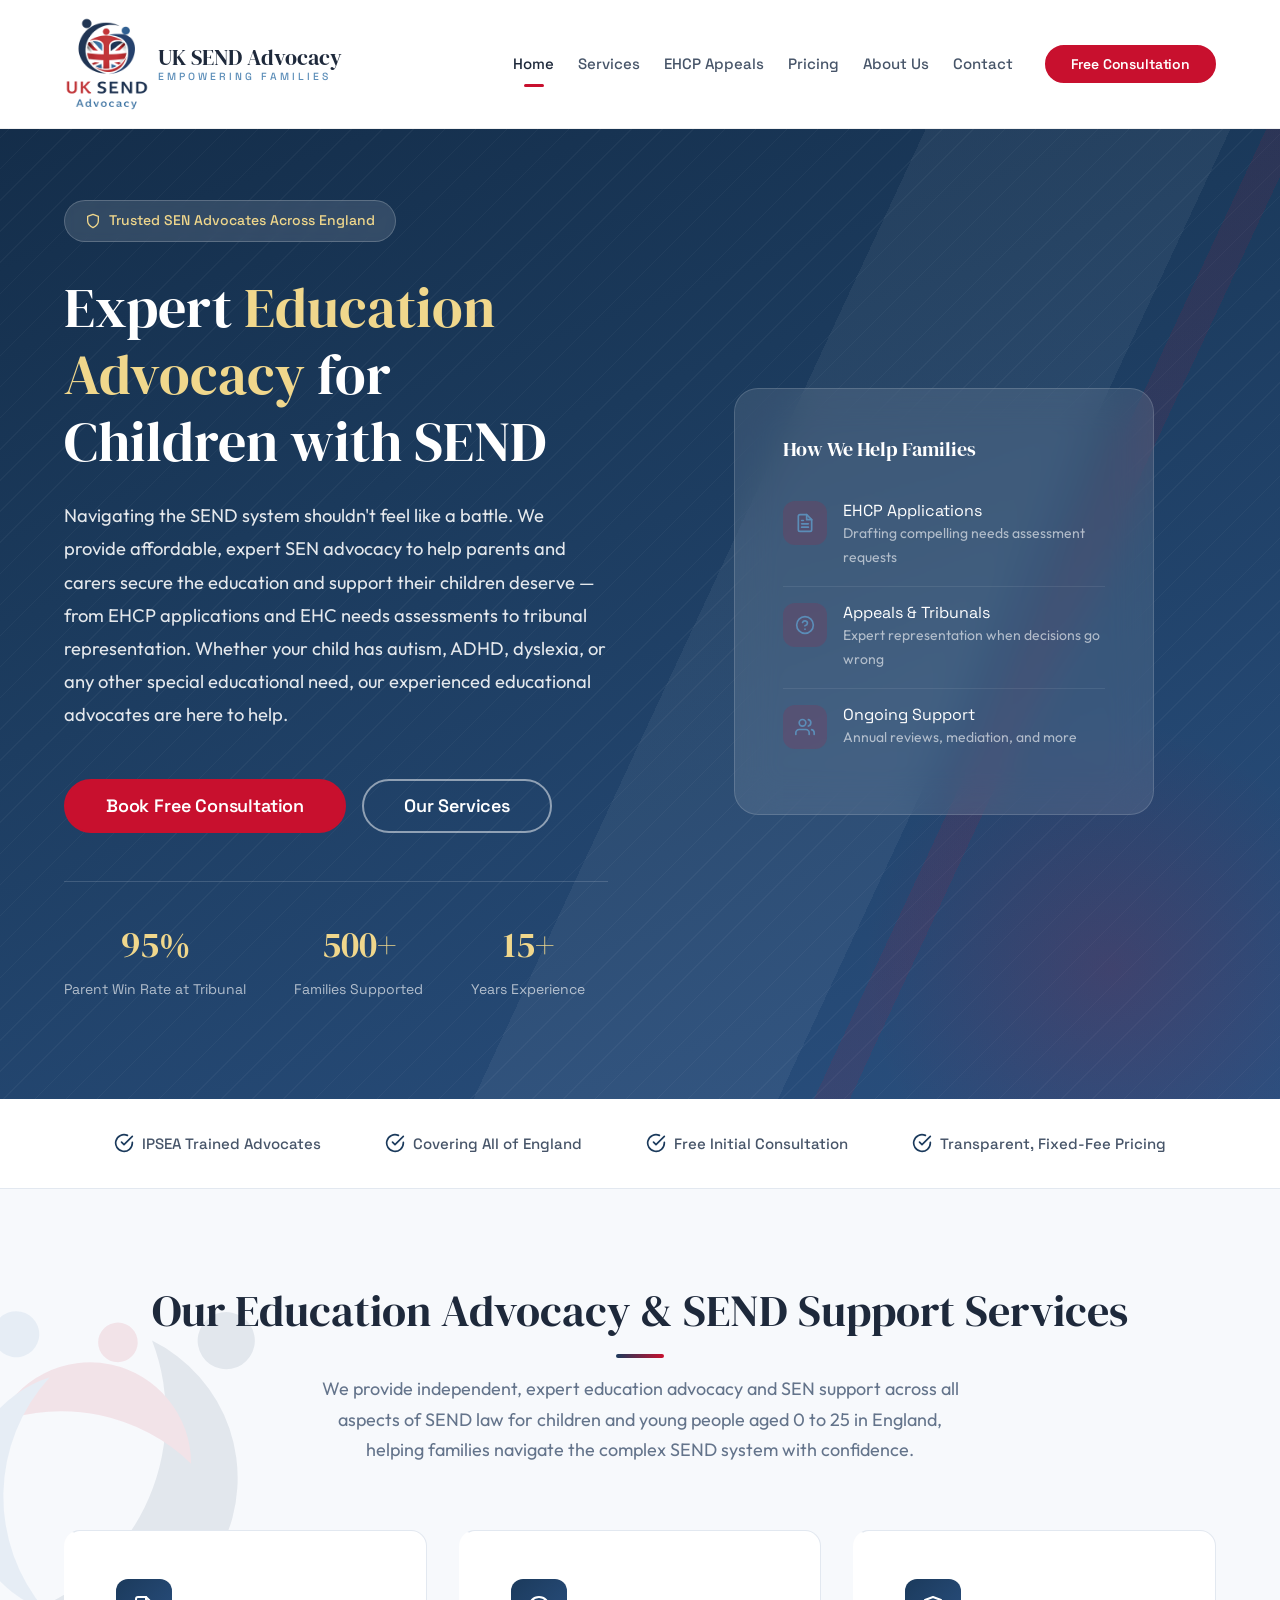
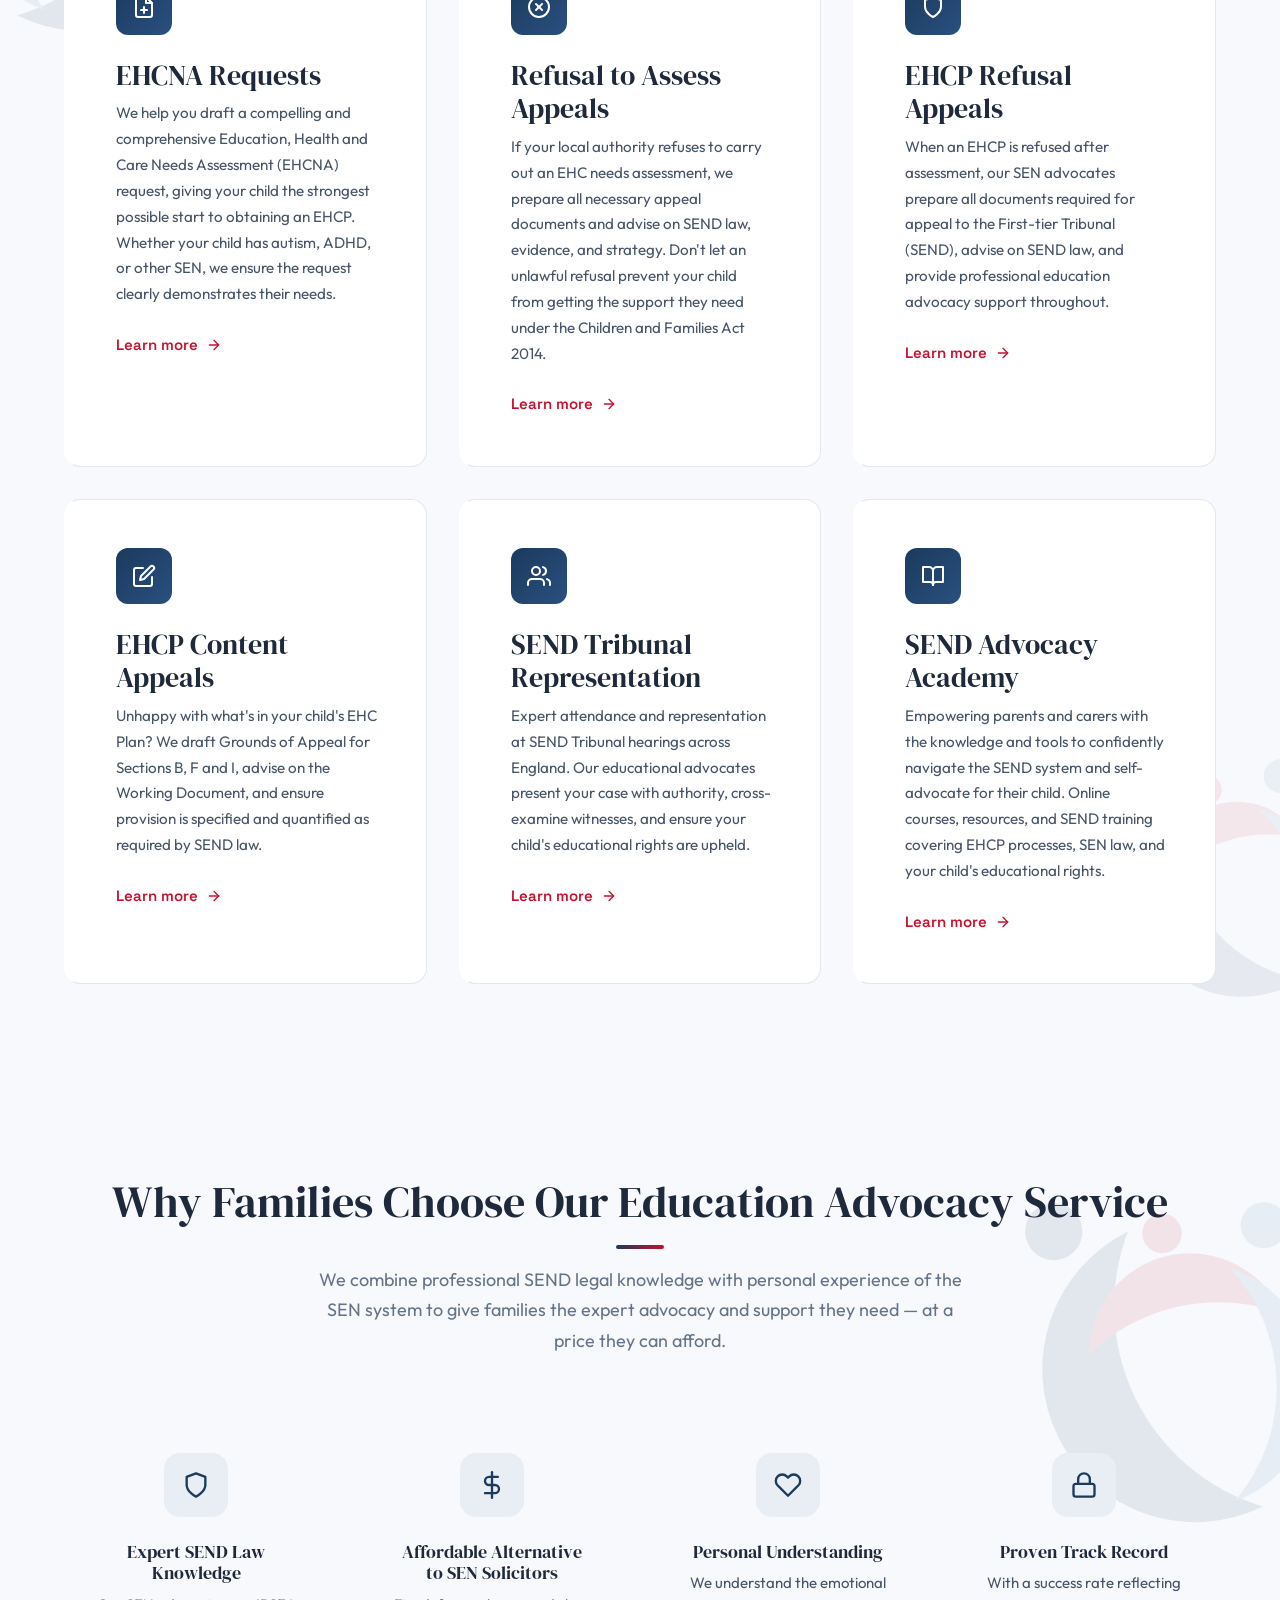
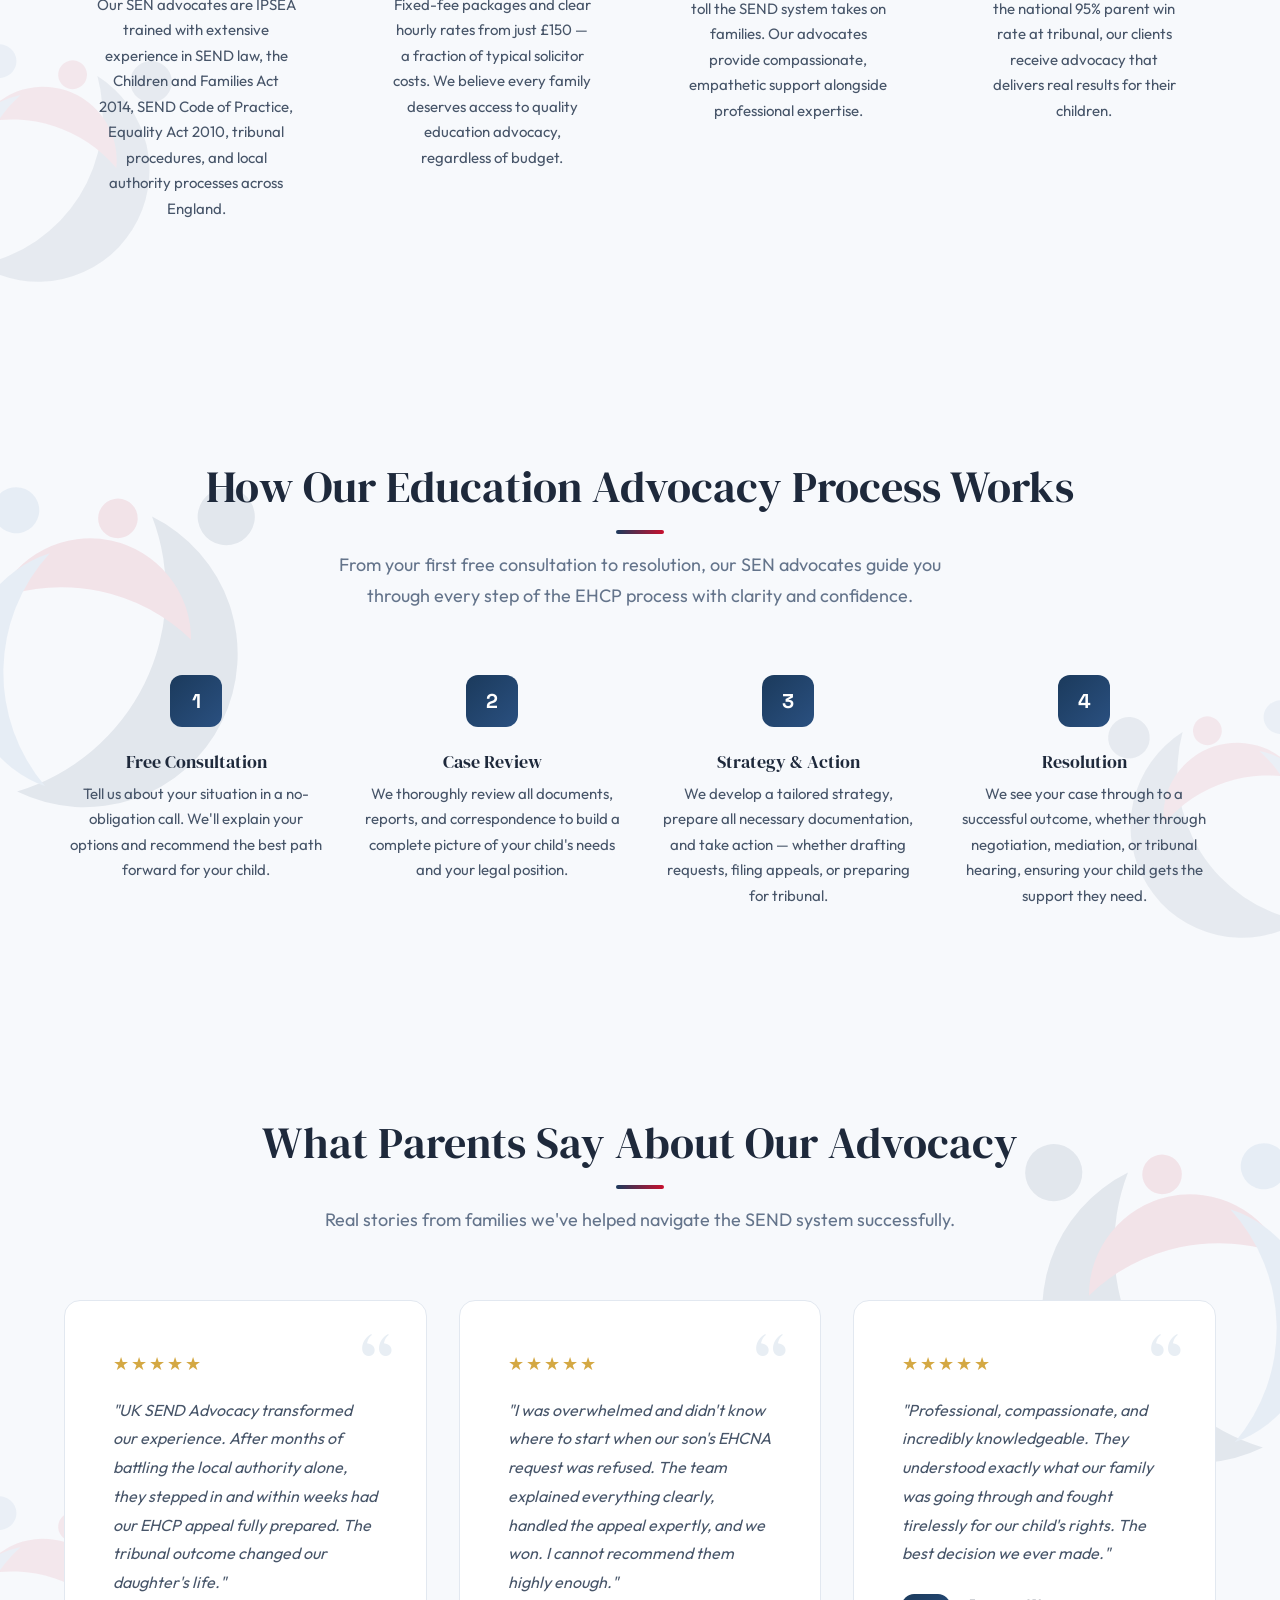
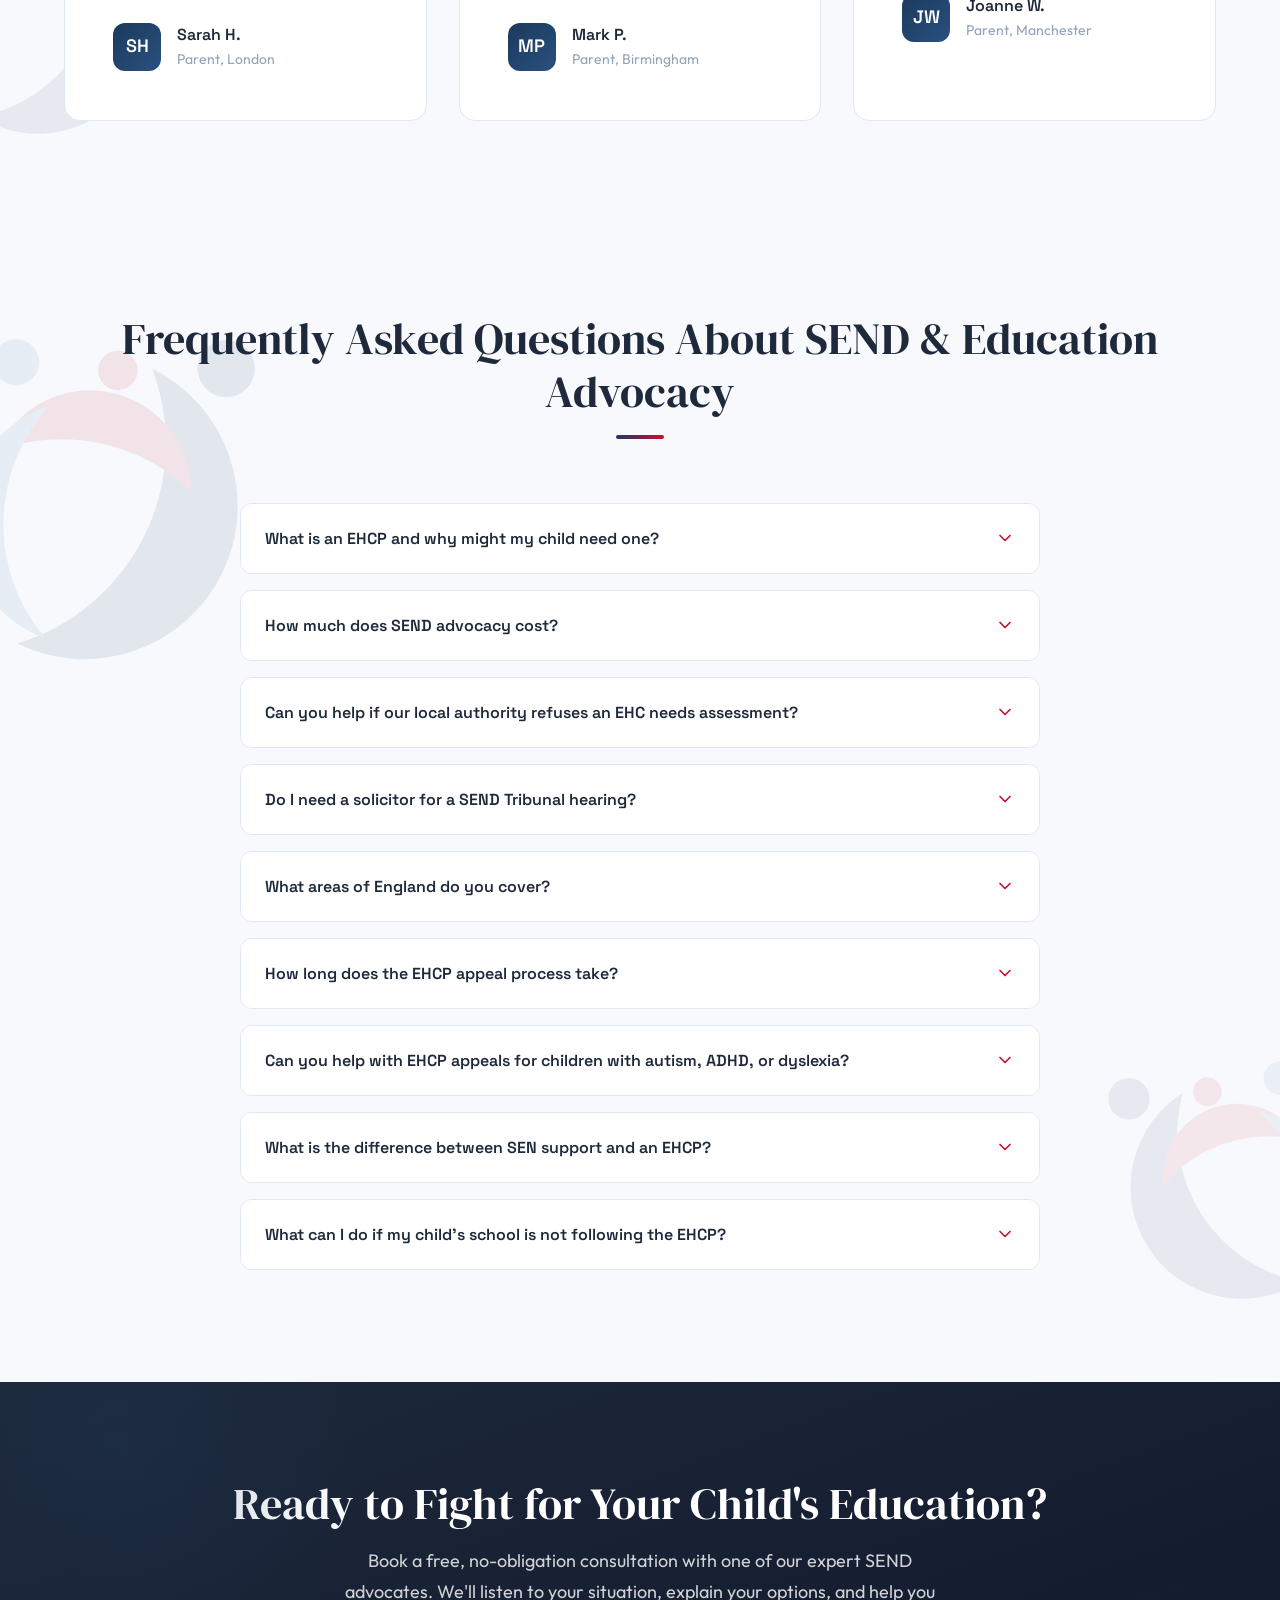
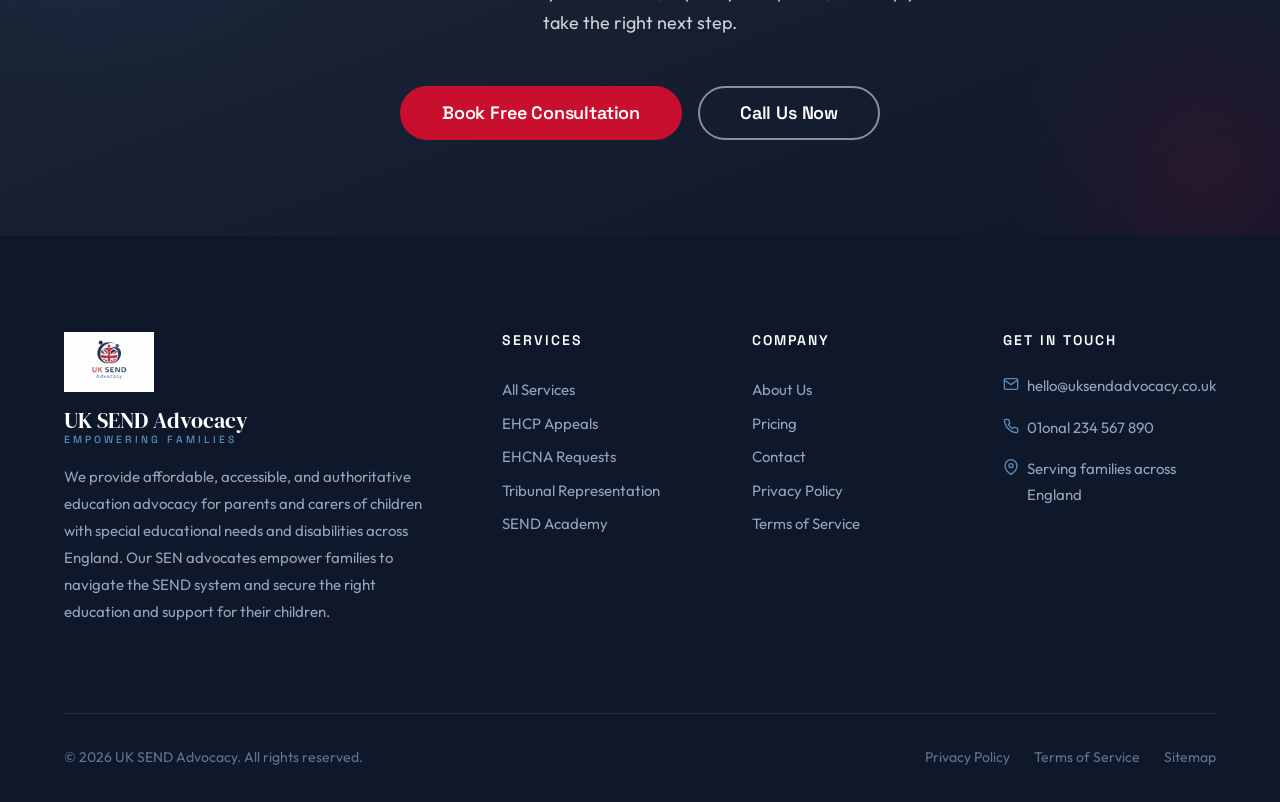
<file: index.html>
<!DOCTYPE html>
<html lang="en-GB">
<head>
  <meta charset="UTF-8">
  <meta name="viewport" content="width=device-width, initial-scale=1.0">
  <meta http-equiv="X-UA-Compatible" content="IE=edge">

  <!-- Primary SEO Meta Tags -->
  <title>UK SEND Advocacy | Education Advocacy for SEN | EHCP Appeals & Tribunal Support</title>
  <meta name="description" content="UK SEND Advocacy provides expert education advocacy for parents of children with special educational needs and disabilities. Affordable EHCP appeals, SEN tribunal representation, and SEND legal guidance across England. Free consultation.">
  <meta name="keywords" content="SEND advocacy, education advocacy, SEN advocate, EHCP appeals, SEND tribunal, SEN support, education health care plan, special educational needs, SEND advocate UK, EHCP refusal appeal, SEND law, disability discrimination education, EHCP help, educational advocate, SEND support, autism EHCP, ADHD EHCP, Children and Families Act 2014, SEND Code of Practice, SEN advocate near me">
  <meta name="robots" content="index, follow">
  <link rel="canonical" href="https://www.uksendadvocacy.co.uk/">

  <!-- Open Graph / Social -->
  <meta property="og:type" content="website">
  <meta property="og:title" content="UK SEND Advocacy | Education Advocacy for SEN | Empowering Children">
  <meta property="og:description" content="Expert education advocacy for parents of children with SEND. Affordable EHCP appeals, SEN tribunal representation, and SEND legal guidance from experienced advocates across England.">
  <meta property="og:url" content="https://www.uksendadvocacy.co.uk/">
  <meta property="og:site_name" content="UK SEND Advocacy">
  <meta property="og:locale" content="en_GB">

  <!-- Twitter Card -->
  <meta name="twitter:card" content="summary_large_image">
  <meta name="twitter:title" content="UK SEND Advocacy | Education Advocacy for SEN | Empowering Children">
  <meta name="twitter:description" content="Expert education advocacy for parents of children with SEND. Affordable EHCP help, SEN tribunal support, and SEND legal guidance across England.">

  <!-- Fonts -->
  <link rel="preconnect" href="https://fonts.googleapis.com">
  <link rel="preconnect" href="https://fonts.gstatic.com" crossorigin>
  <link href="https://fonts.googleapis.com/css2?family=DM+Serif+Display&family=Outfit:wght@400;500;600;700&family=Space+Grotesk:wght@400;500;600;700&display=swap" rel="stylesheet">

  <!-- Stylesheet -->
  <link rel="stylesheet" href="css/styles.css">

  <!-- Structured Data: Organization -->
  <script type="application/ld+json">
  {
    "@context": "https://schema.org",
    "@type": "LegalService",
    "name": "UK SEND Advocacy",
    "description": "Expert education advocacy and EHCP appeals support for parents and carers of children with special educational needs and disabilities across England",
    "url": "https://www.uksendadvocacy.co.uk",
    "areaServed": {
      "@type": "Country",
      "name": "United Kingdom"
    },
    "serviceType": ["SEND Advocacy", "Education Advocacy", "EHCP Appeals", "SEND Tribunal Representation", "SEN Advocacy", "Education Law Advice"],
    "priceRange": "££",
    "knowsAbout": ["Special Educational Needs", "EHCP", "SEND Tribunal", "Education Law", "Disability Discrimination", "Children and Families Act 2014", "SEND Code of Practice", "Equality Act 2010", "Autism EHCP", "ADHD Support"],
    "sameAs": []
  }
  </script>

  <!-- Structured Data: FAQ -->
  <script type="application/ld+json">
  {
    "@context": "https://schema.org",
    "@type": "FAQPage",
    "mainEntity": [
      {
        "@type": "Question",
        "name": "What is an EHCP and why might my child need one?",
        "acceptedAnswer": {
          "@type": "Answer",
          "text": "An Education, Health and Care Plan (EHCP) is a legal document for children and young people aged 0 to 25 who need more support than is available through standard SEN provision. It sets out a child's special educational needs, the provision required, and the outcomes to be achieved. An EHCP provides legally enforceable rights to the specific support your child needs."
        }
      },
      {
        "@type": "Question",
        "name": "How much does SEND advocacy cost?",
        "acceptedAnswer": {
          "@type": "Answer",
          "text": "Our services start from £150 per hour for bespoke advocacy packages. We offer fixed-fee packages for common services like EHCNA requests, EHCP appeals, and tribunal preparation. We provide a free initial consultation to discuss your case and provide a transparent quote with no hidden fees."
        }
      },
      {
        "@type": "Question",
        "name": "Can you help if our local authority refuses an EHCP assessment?",
        "acceptedAnswer": {
          "@type": "Answer",
          "text": "Yes, we specialise in refusal to assess appeals. We can prepare all necessary documents, advise on law and evidence, and support you throughout the appeal process including liaising with the SEND Tribunal, school, and local authority."
        }
      },
      {
        "@type": "Question",
        "name": "Do I need a solicitor for a SEND Tribunal?",
        "acceptedAnswer": {
          "@type": "Answer",
          "text": "No, you do not need a solicitor. Many parents successfully navigate the SEND Tribunal with the support of an experienced advocate. Our advocates have extensive knowledge of SEND law and tribunal procedures, offering expert representation at a fraction of solicitor costs."
        }
      },
      {
        "@type": "Question",
        "name": "What areas of England do you cover?",
        "acceptedAnswer": {
          "@type": "Answer",
          "text": "We provide SEND advocacy services across the whole of England. Much of our work is conducted remotely via phone, video call, and email, making our services accessible regardless of your location. For tribunal hearings, we attend in person wherever required."
        }
      },
      {
        "@type": "Question",
        "name": "Can you help with EHCP appeals for children with autism, ADHD, or dyslexia?",
        "acceptedAnswer": {
          "@type": "Answer",
          "text": "Yes, we support families of children with all types of special educational needs and disabilities, including autism (ASD), ADHD, PDA, dyslexia, speech and language difficulties, sensory processing needs, and social, emotional and mental health difficulties. Our education advocates understand how these conditions affect learning and can ensure your child's EHCP accurately reflects their needs with properly specified and quantified provision."
        }
      },
      {
        "@type": "Question",
        "name": "What is the difference between SEN support and an EHCP?",
        "acceptedAnswer": {
          "@type": "Answer",
          "text": "SEN support is the first level of additional help a school provides through the graduated approach (Assess, Plan, Do, Review) coordinated by the school's SENCO. It is not legally binding. An EHCP is a legal document that provides enforceable rights to specific, named provision under the Children and Families Act 2014. If SEN support is not meeting your child's needs, you may need to request an EHC needs assessment."
        }
      },
      {
        "@type": "Question",
        "name": "What can I do if my child's school is not following the EHCP?",
        "acceptedAnswer": {
          "@type": "Answer",
          "text": "If your child's school is not delivering the provision specified in their EHCP, the local authority remains legally responsible. Schools have a duty of best endeavours under SEND law. You can raise this with the SENCO, the local authority SEN team, or use the formal complaints process. In cases of persistent failure, you may have grounds for a disability discrimination claim under the Equality Act 2010."
        }
      }
    ]
  }
  </script>
</head>
<body>

  <!-- Skip to Content (Accessibility) -->
  <a href="#main-content" class="skip-link">Skip to main content</a>

  <!-- ============ HEADER ============ -->
  <header class="site-header" role="banner">
    <div class="header-inner">
      <a href="index.html" class="logo" aria-label="UK SEND Advocacy - Home">
        <img src="images/uk-send-advocacy-logo-cropped.png" alt="UK SEND Advocacy Logo">
        <div class="logo-text">
          UK SEND Advocacy
          <span>Empowering Families</span>
        </div>
      </a>

      <nav class="main-nav" role="navigation" aria-label="Main navigation">
        <div class="nav-links">
          <a href="index.html" class="active">Home</a>
          <a href="pages/services.html">Services</a>
          <a href="pages/ehcp-appeals.html">EHCP Appeals</a>
          <a href="pages/pricing.html">Pricing</a>
          <a href="pages/about.html">About Us</a>
          <a href="pages/contact.html">Contact</a>
        </div>
        <div class="nav-cta">
          <a href="pages/contact.html" class="btn btn--primary btn--sm">Free Consultation</a>
        </div>
      </nav>

      <button class="menu-toggle" aria-label="Toggle navigation menu" aria-expanded="false">
        <span></span>
        <span></span>
        <span></span>
      </button>
    </div>
  </header>

  <!-- ============ HERO ============ -->
  <section class="hero" id="main-content">
    <div class="container">
      <div class="hero-content">
        <div class="hero-text">
          <div class="hero-badge">
            <svg width="16" height="16" viewBox="0 0 24 24" fill="none" stroke="currentColor" stroke-width="2" stroke-linecap="round" stroke-linejoin="round"><path d="M12 22s8-4 8-10V5l-8-3-8 3v7c0 6 8 10 8 10z"/></svg>
            Trusted SEN Advocates Across England
          </div>
          <h1>Expert <span class="highlight">Education Advocacy</span> for Children with SEND</h1>
          <p class="hero-description">
            Navigating the SEND system shouldn't feel like a battle. We provide affordable, expert SEN advocacy to help parents and carers secure the education and support their children deserve — from EHCP applications and EHC needs assessments to tribunal representation. Whether your child has autism, ADHD, dyslexia, or any other special educational need, our experienced educational advocates are here to help.
          </p>
          <div class="btn-group">
            <a href="pages/contact.html" class="btn btn--primary btn--lg">Book Free Consultation</a>
            <a href="pages/services.html" class="btn btn--outline btn--lg">Our Services</a>
          </div>
          <div class="hero-stats">
            <div class="hero-stat">
              <span class="hero-stat-number">95%</span>
              <span class="hero-stat-label">Parent Win Rate at Tribunal</span>
            </div>
            <div class="hero-stat">
              <span class="hero-stat-number">500+</span>
              <span class="hero-stat-label">Families Supported</span>
            </div>
            <div class="hero-stat">
              <span class="hero-stat-number">15+</span>
              <span class="hero-stat-label">Years Experience</span>
            </div>
          </div>
        </div>

        <div class="hero-visual">
          <div class="hero-card">
            <h3>How We Help Families</h3>
            <div class="hero-card-item">
              <div class="hero-card-icon">
                <svg width="20" height="20" viewBox="0 0 24 24" fill="none" stroke="currentColor" stroke-width="2" stroke-linecap="round" stroke-linejoin="round"><path d="M14 2H6a2 2 0 0 0-2 2v16a2 2 0 0 0 2 2h12a2 2 0 0 0 2-2V8z"/><polyline points="14 2 14 8 20 8"/><line x1="16" y1="13" x2="8" y2="13"/><line x1="16" y1="17" x2="8" y2="17"/><polyline points="10 9 9 9 8 9"/></svg>
              </div>
              <div class="hero-card-text">
                <h4>EHCP Applications</h4>
                <p>Drafting compelling needs assessment requests</p>
              </div>
            </div>
            <div class="hero-card-item">
              <div class="hero-card-icon">
                <svg width="20" height="20" viewBox="0 0 24 24" fill="none" stroke="currentColor" stroke-width="2" stroke-linecap="round" stroke-linejoin="round"><circle cx="12" cy="12" r="10"/><path d="M9.09 9a3 3 0 0 1 5.83 1c0 2-3 3-3 3"/><line x1="12" y1="17" x2="12.01" y2="17"/></svg>
              </div>
              <div class="hero-card-text">
                <h4>Appeals & Tribunals</h4>
                <p>Expert representation when decisions go wrong</p>
              </div>
            </div>
            <div class="hero-card-item">
              <div class="hero-card-icon">
                <svg width="20" height="20" viewBox="0 0 24 24" fill="none" stroke="currentColor" stroke-width="2" stroke-linecap="round" stroke-linejoin="round"><path d="M17 21v-2a4 4 0 0 0-4-4H5a4 4 0 0 0-4 4v2"/><circle cx="9" cy="7" r="4"/><path d="M23 21v-2a4 4 0 0 0-3-3.87"/><path d="M16 3.13a4 4 0 0 1 0 7.75"/></svg>
              </div>
              <div class="hero-card-text">
                <h4>Ongoing Support</h4>
                <p>Annual reviews, mediation, and more</p>
              </div>
            </div>
          </div>
        </div>
      </div>
    </div>
  </section>

  <!-- ============ TRUST BAR ============ -->
  <section class="trust-bar" aria-label="Trust indicators">
    <div class="container">
      <div class="trust-items">
        <div class="trust-item">
          <svg width="20" height="20" viewBox="0 0 24 24" fill="none" stroke="currentColor" stroke-width="2" stroke-linecap="round" stroke-linejoin="round"><path d="M22 11.08V12a10 10 0 1 1-5.93-9.14"/><polyline points="22 4 12 14.01 9 11.01"/></svg>
          IPSEA Trained Advocates
        </div>
        <div class="trust-item">
          <svg width="20" height="20" viewBox="0 0 24 24" fill="none" stroke="currentColor" stroke-width="2" stroke-linecap="round" stroke-linejoin="round"><path d="M22 11.08V12a10 10 0 1 1-5.93-9.14"/><polyline points="22 4 12 14.01 9 11.01"/></svg>
          Covering All of England
        </div>
        <div class="trust-item">
          <svg width="20" height="20" viewBox="0 0 24 24" fill="none" stroke="currentColor" stroke-width="2" stroke-linecap="round" stroke-linejoin="round"><path d="M22 11.08V12a10 10 0 1 1-5.93-9.14"/><polyline points="22 4 12 14.01 9 11.01"/></svg>
          Free Initial Consultation
        </div>
        <div class="trust-item">
          <svg width="20" height="20" viewBox="0 0 24 24" fill="none" stroke="currentColor" stroke-width="2" stroke-linecap="round" stroke-linejoin="round"><path d="M22 11.08V12a10 10 0 1 1-5.93-9.14"/><polyline points="22 4 12 14.01 9 11.01"/></svg>
          Transparent, Fixed-Fee Pricing
        </div>
      </div>
    </div>
  </section>

  <!-- ============ SERVICES ============ -->
  <section class="section" id="services">
    <div class="container">
      <div class="section-header animate-in">
        <h2>Our Education Advocacy &amp; SEND Support Services</h2>
        <span class="accent-line"></span>
        <p>We provide independent, expert education advocacy and SEN support across all aspects of SEND law for children and young people aged 0 to 25 in England, helping families navigate the complex SEND system with confidence.</p>
      </div>

      <div class="services-grid">
        <article class="service-card animate-in">
          <div class="service-icon">
            <svg width="24" height="24" viewBox="0 0 24 24" fill="none" stroke="currentColor" stroke-width="2" stroke-linecap="round" stroke-linejoin="round"><path d="M14 2H6a2 2 0 0 0-2 2v16a2 2 0 0 0 2 2h12a2 2 0 0 0 2-2V8z"/><polyline points="14 2 14 8 20 8"/><line x1="12" y1="18" x2="12" y2="12"/><line x1="9" y1="15" x2="15" y2="15"/></svg>
          </div>
          <h3>EHCNA Requests</h3>
          <p>We help you draft a compelling and comprehensive Education, Health and Care Needs Assessment (EHCNA) request, giving your child the strongest possible start to obtaining an EHCP. Whether your child has autism, ADHD, or other SEN, we ensure the request clearly demonstrates their needs.</p>
          <a href="pages/services.html#ehcna-requests" class="service-link">
            Learn more
            <svg width="16" height="16" viewBox="0 0 24 24" fill="none" stroke="currentColor" stroke-width="2" stroke-linecap="round" stroke-linejoin="round"><line x1="5" y1="12" x2="19" y2="12"/><polyline points="12 5 19 12 12 19"/></svg>
          </a>
        </article>

        <article class="service-card animate-in">
          <div class="service-icon">
            <svg width="24" height="24" viewBox="0 0 24 24" fill="none" stroke="currentColor" stroke-width="2" stroke-linecap="round" stroke-linejoin="round"><circle cx="12" cy="12" r="10"/><line x1="15" y1="9" x2="9" y2="15"/><line x1="9" y1="9" x2="15" y2="15"/></svg>
          </div>
          <h3>Refusal to Assess Appeals</h3>
          <p>If your local authority refuses to carry out an EHC needs assessment, we prepare all necessary appeal documents and advise on SEND law, evidence, and strategy. Don't let an unlawful refusal prevent your child from getting the support they need under the Children and Families Act 2014.</p>
          <a href="pages/ehcp-appeals.html" class="service-link">
            Learn more
            <svg width="16" height="16" viewBox="0 0 24 24" fill="none" stroke="currentColor" stroke-width="2" stroke-linecap="round" stroke-linejoin="round"><line x1="5" y1="12" x2="19" y2="12"/><polyline points="12 5 19 12 12 19"/></svg>
          </a>
        </article>

        <article class="service-card animate-in">
          <div class="service-icon">
            <svg width="24" height="24" viewBox="0 0 24 24" fill="none" stroke="currentColor" stroke-width="2" stroke-linecap="round" stroke-linejoin="round"><path d="M12 22s8-4 8-10V5l-8-3-8 3v7c0 6 8 10 8 10z"/></svg>
          </div>
          <h3>EHCP Refusal Appeals</h3>
          <p>When an EHCP is refused after assessment, our SEN advocates prepare all documents required for appeal to the First-tier Tribunal (SEND), advise on SEND law, and provide professional education advocacy support throughout.</p>
          <a href="pages/ehcp-appeals.html#ehcp-refusal" class="service-link">
            Learn more
            <svg width="16" height="16" viewBox="0 0 24 24" fill="none" stroke="currentColor" stroke-width="2" stroke-linecap="round" stroke-linejoin="round"><line x1="5" y1="12" x2="19" y2="12"/><polyline points="12 5 19 12 12 19"/></svg>
          </a>
        </article>

        <article class="service-card animate-in">
          <div class="service-icon">
            <svg width="24" height="24" viewBox="0 0 24 24" fill="none" stroke="currentColor" stroke-width="2" stroke-linecap="round" stroke-linejoin="round"><path d="M11 4H4a2 2 0 0 0-2 2v14a2 2 0 0 0 2 2h14a2 2 0 0 0 2-2v-7"/><path d="M18.5 2.5a2.121 2.121 0 0 1 3 3L12 15l-4 1 1-4 9.5-9.5z"/></svg>
          </div>
          <h3>EHCP Content Appeals</h3>
          <p>Unhappy with what's in your child's EHC Plan? We draft Grounds of Appeal for Sections B, F and I, advise on the Working Document, and ensure provision is specified and quantified as required by SEND law.</p>
          <a href="pages/ehcp-appeals.html#content-appeals" class="service-link">
            Learn more
            <svg width="16" height="16" viewBox="0 0 24 24" fill="none" stroke="currentColor" stroke-width="2" stroke-linecap="round" stroke-linejoin="round"><line x1="5" y1="12" x2="19" y2="12"/><polyline points="12 5 19 12 12 19"/></svg>
          </a>
        </article>

        <article class="service-card animate-in">
          <div class="service-icon">
            <svg width="24" height="24" viewBox="0 0 24 24" fill="none" stroke="currentColor" stroke-width="2" stroke-linecap="round" stroke-linejoin="round"><path d="M17 21v-2a4 4 0 0 0-4-4H5a4 4 0 0 0-4 4v2"/><circle cx="9" cy="7" r="4"/><path d="M23 21v-2a4 4 0 0 0-3-3.87"/><path d="M16 3.13a4 4 0 0 1 0 7.75"/></svg>
          </div>
          <h3>SEND Tribunal Representation</h3>
          <p>Expert attendance and representation at SEND Tribunal hearings across England. Our educational advocates present your case with authority, cross-examine witnesses, and ensure your child's educational rights are upheld.</p>
          <a href="pages/services.html#tribunal" class="service-link">
            Learn more
            <svg width="16" height="16" viewBox="0 0 24 24" fill="none" stroke="currentColor" stroke-width="2" stroke-linecap="round" stroke-linejoin="round"><line x1="5" y1="12" x2="19" y2="12"/><polyline points="12 5 19 12 12 19"/></svg>
          </a>
        </article>

        <article class="service-card animate-in">
          <div class="service-icon">
            <svg width="24" height="24" viewBox="0 0 24 24" fill="none" stroke="currentColor" stroke-width="2" stroke-linecap="round" stroke-linejoin="round"><path d="M2 3h6a4 4 0 0 1 4 4v14a3 3 0 0 0-3-3H2z"/><path d="M22 3h-6a4 4 0 0 0-4 4v14a3 3 0 0 1 3-3h7z"/></svg>
          </div>
          <h3>SEND Advocacy Academy</h3>
          <p>Empowering parents and carers with the knowledge and tools to confidently navigate the SEND system and self-advocate for their child. Online courses, resources, and SEND training covering EHCP processes, SEN law, and your child's educational rights.</p>
          <a href="pages/services.html#academy" class="service-link">
            Learn more
            <svg width="16" height="16" viewBox="0 0 24 24" fill="none" stroke="currentColor" stroke-width="2" stroke-linecap="round" stroke-linejoin="round"><line x1="5" y1="12" x2="19" y2="12"/><polyline points="12 5 19 12 12 19"/></svg>
          </a>
        </article>
      </div>
    </div>
  </section>

  <!-- ============ WHY CHOOSE US ============ -->
  <section class="section section--gray" id="why-us">
    <div class="container">
      <div class="section-header animate-in">
        <h2>Why Families Choose Our Education Advocacy Service</h2>
        <span class="accent-line"></span>
        <p>We combine professional SEND legal knowledge with personal experience of the SEN system to give families the expert advocacy and support they need — at a price they can afford.</p>
      </div>

      <div class="features-grid">
        <div class="feature-item animate-in">
          <div class="feature-icon">
            <svg width="28" height="28" viewBox="0 0 24 24" fill="none" stroke="currentColor" stroke-width="2" stroke-linecap="round" stroke-linejoin="round"><path d="M12 22s8-4 8-10V5l-8-3-8 3v7c0 6 8 10 8 10z"/></svg>
          </div>
          <h3>Expert SEND Law Knowledge</h3>
          <p>Our SEN advocates are IPSEA trained with extensive experience in SEND law, the Children and Families Act 2014, SEND Code of Practice, Equality Act 2010, tribunal procedures, and local authority processes across England.</p>
        </div>

        <div class="feature-item animate-in">
          <div class="feature-icon">
            <svg width="28" height="28" viewBox="0 0 24 24" fill="none" stroke="currentColor" stroke-width="2" stroke-linecap="round" stroke-linejoin="round"><line x1="12" y1="1" x2="12" y2="23"/><path d="M17 5H9.5a3.5 3.5 0 0 0 0 7h5a3.5 3.5 0 0 1 0 7H6"/></svg>
          </div>
          <h3>Affordable Alternative to SEN Solicitors</h3>
          <p>Fixed-fee packages and clear hourly rates from just &pound;150 — a fraction of typical solicitor costs. We believe every family deserves access to quality education advocacy, regardless of budget.</p>
        </div>

        <div class="feature-item animate-in">
          <div class="feature-icon">
            <svg width="28" height="28" viewBox="0 0 24 24" fill="none" stroke="currentColor" stroke-width="2" stroke-linecap="round" stroke-linejoin="round"><path d="M20.84 4.61a5.5 5.5 0 0 0-7.78 0L12 5.67l-1.06-1.06a5.5 5.5 0 0 0-7.78 7.78l1.06 1.06L12 21.23l7.78-7.78 1.06-1.06a5.5 5.5 0 0 0 0-7.78z"/></svg>
          </div>
          <h3>Personal Understanding</h3>
          <p>We understand the emotional toll the SEND system takes on families. Our advocates provide compassionate, empathetic support alongside professional expertise.</p>
        </div>

        <div class="feature-item animate-in">
          <div class="feature-icon">
            <svg width="28" height="28" viewBox="0 0 24 24" fill="none" stroke="currentColor" stroke-width="2" stroke-linecap="round" stroke-linejoin="round"><rect x="3" y="11" width="18" height="11" rx="2" ry="2"/><path d="M7 11V7a5 5 0 0 1 10 0v4"/></svg>
          </div>
          <h3>Proven Track Record</h3>
          <p>With a success rate reflecting the national 95% parent win rate at tribunal, our clients receive advocacy that delivers real results for their children.</p>
        </div>
      </div>
    </div>
  </section>

  <!-- ============ HOW IT WORKS ============ -->
  <section class="section" id="process">
    <div class="container">
      <div class="section-header animate-in">
        <h2>How Our Education Advocacy Process Works</h2>
        <span class="accent-line"></span>
        <p>From your first free consultation to resolution, our SEN advocates guide you through every step of the EHCP process with clarity and confidence.</p>
      </div>

      <div class="process-steps">
        <div class="process-step animate-in">
          <h3>Free Consultation</h3>
          <p>Tell us about your situation in a no-obligation call. We'll explain your options and recommend the best path forward for your child.</p>
        </div>
        <div class="process-step animate-in">
          <h3>Case Review</h3>
          <p>We thoroughly review all documents, reports, and correspondence to build a complete picture of your child's needs and your legal position.</p>
        </div>
        <div class="process-step animate-in">
          <h3>Strategy & Action</h3>
          <p>We develop a tailored strategy, prepare all necessary documentation, and take action — whether drafting requests, filing appeals, or preparing for tribunal.</p>
        </div>
        <div class="process-step animate-in">
          <h3>Resolution</h3>
          <p>We see your case through to a successful outcome, whether through negotiation, mediation, or tribunal hearing, ensuring your child gets the support they need.</p>
        </div>
      </div>
    </div>
  </section>

  <!-- ============ TESTIMONIALS ============ -->
  <section class="section section--gray" id="testimonials">
    <div class="container">
      <div class="section-header animate-in">
        <h2>What Parents Say About Our Advocacy</h2>
        <span class="accent-line"></span>
        <p>Real stories from families we've helped navigate the SEND system successfully.</p>
      </div>

      <div class="testimonials-grid">
        <div class="testimonial-card animate-in">
          <div class="testimonial-stars">&#9733;&#9733;&#9733;&#9733;&#9733;</div>
          <blockquote>
            "UK SEND Advocacy transformed our experience. After months of battling the local authority alone, they stepped in and within weeks had our EHCP appeal fully prepared. The tribunal outcome changed our daughter's life."
          </blockquote>
          <div class="testimonial-author">
            <div class="testimonial-avatar">SH</div>
            <div>
              <div class="testimonial-name">Sarah H.</div>
              <div class="testimonial-role">Parent, London</div>
            </div>
          </div>
        </div>

        <div class="testimonial-card animate-in">
          <div class="testimonial-stars">&#9733;&#9733;&#9733;&#9733;&#9733;</div>
          <blockquote>
            "I was overwhelmed and didn't know where to start when our son's EHCNA request was refused. The team explained everything clearly, handled the appeal expertly, and we won. I cannot recommend them highly enough."
          </blockquote>
          <div class="testimonial-author">
            <div class="testimonial-avatar">MP</div>
            <div>
              <div class="testimonial-name">Mark P.</div>
              <div class="testimonial-role">Parent, Birmingham</div>
            </div>
          </div>
        </div>

        <div class="testimonial-card animate-in">
          <div class="testimonial-stars">&#9733;&#9733;&#9733;&#9733;&#9733;</div>
          <blockquote>
            "Professional, compassionate, and incredibly knowledgeable. They understood exactly what our family was going through and fought tirelessly for our child's rights. The best decision we ever made."
          </blockquote>
          <div class="testimonial-author">
            <div class="testimonial-avatar">JW</div>
            <div>
              <div class="testimonial-name">Joanne W.</div>
              <div class="testimonial-role">Parent, Manchester</div>
            </div>
          </div>
        </div>
      </div>
    </div>
  </section>

  <!-- ============ FAQ ============ -->
  <section class="section" id="faq">
    <div class="container">
      <div class="section-header animate-in">
        <h2>Frequently Asked Questions About SEND &amp; Education Advocacy</h2>
        <span class="accent-line"></span>
      </div>

      <div class="faq-list">
        <div class="faq-item animate-in">
          <button class="faq-question" aria-expanded="false">
            What is an EHCP and why might my child need one?
            <svg width="20" height="20" viewBox="0 0 24 24" fill="none" stroke="currentColor" stroke-width="2" stroke-linecap="round" stroke-linejoin="round"><polyline points="6 9 12 15 18 9"/></svg>
          </button>
          <div class="faq-answer">
            <div class="faq-answer-inner">
              <p>An Education, Health and Care Plan (EHCP) is a legal document under the Children and Families Act 2014 for children and young people aged 0 to 25 who need more support than is available through standard SEN support in schools. It sets out your child's special educational needs across the four broad areas of SEN (communication and interaction, cognition and learning, social emotional and mental health, and sensory and physical needs), the specified and quantified provision required in Sections B and F, and the outcomes to be achieved. Children with conditions such as autism, ADHD, dyslexia, or speech and language difficulties may benefit from an EHCP, which provides legally enforceable rights to support — meaning the local authority must ensure that provision is delivered.</p>
            </div>
          </div>
        </div>

        <div class="faq-item animate-in">
          <button class="faq-question" aria-expanded="false">
            How much does SEND advocacy cost?
            <svg width="20" height="20" viewBox="0 0 24 24" fill="none" stroke="currentColor" stroke-width="2" stroke-linecap="round" stroke-linejoin="round"><polyline points="6 9 12 15 18 9"/></svg>
          </button>
          <div class="faq-answer">
            <div class="faq-answer-inner">
              <p>Our bespoke advocacy packages are charged at an hourly rate of <strong>&pound;150</strong>. We also offer fixed-fee packages for common services such as EHCNA requests, EHCP appeals, and tribunal preparation. Tribunal hearing attendance is charged at <strong>&pound;1,800 per day</strong> pro rata. We always provide a transparent quote upfront, and your <strong>initial consultation is completely free</strong> — so you can understand your options with no obligation.</p>
            </div>
          </div>
        </div>

        <div class="faq-item animate-in">
          <button class="faq-question" aria-expanded="false">
            Can you help if our local authority refuses an EHC needs assessment?
            <svg width="20" height="20" viewBox="0 0 24 24" fill="none" stroke="currentColor" stroke-width="2" stroke-linecap="round" stroke-linejoin="round"><polyline points="6 9 12 15 18 9"/></svg>
          </button>
          <div class="faq-answer">
            <div class="faq-answer-inner">
              <p>Absolutely. Refusal to assess appeals are one of our core specialisms. If your local authority refuses to carry out an EHC needs assessment, we can prepare all necessary documents to submit the appeal, including reviewing and advising on law, evidence, and tactics. We provide continued advice and support throughout the appeal process, including liaising with the SEND Tribunal, your child's school, and the local authority on your behalf.</p>
            </div>
          </div>
        </div>

        <div class="faq-item animate-in">
          <button class="faq-question" aria-expanded="false">
            Do I need a solicitor for a SEND Tribunal hearing?
            <svg width="20" height="20" viewBox="0 0 24 24" fill="none" stroke="currentColor" stroke-width="2" stroke-linecap="round" stroke-linejoin="round"><polyline points="6 9 12 15 18 9"/></svg>
          </button>
          <div class="faq-answer">
            <div class="faq-answer-inner">
              <p>No, you do not need a solicitor. The First-tier Tribunal (Special Educational Needs and Disability) is designed to be accessible to parents, and many families successfully navigate the process with the support of an experienced SEN advocate or educational advocate. Our advocates have extensive knowledge of SEND law, the SEND Code of Practice, and tribunal procedures, offering expert preparation and representation at a fraction of the cost of a SEN solicitor. In fact, parents win approximately 95% of SEND Tribunal appeals — regardless of whether they use a solicitor or an advocate.</p>
            </div>
          </div>
        </div>

        <div class="faq-item animate-in">
          <button class="faq-question" aria-expanded="false">
            What areas of England do you cover?
            <svg width="20" height="20" viewBox="0 0 24 24" fill="none" stroke="currentColor" stroke-width="2" stroke-linecap="round" stroke-linejoin="round"><polyline points="6 9 12 15 18 9"/></svg>
          </button>
          <div class="faq-answer">
            <div class="faq-answer-inner">
              <p>We provide SEND advocacy services across the <strong>whole of England</strong>. Much of our work is conducted remotely via telephone, video call, and email, making our expert services accessible regardless of your location. For tribunal hearings and important meetings, we attend in person wherever required across the country.</p>
            </div>
          </div>
        </div>

        <div class="faq-item animate-in">
          <button class="faq-question" aria-expanded="false">
            How long does the EHCP appeal process take?
            <svg width="20" height="20" viewBox="0 0 24 24" fill="none" stroke="currentColor" stroke-width="2" stroke-linecap="round" stroke-linejoin="round"><polyline points="6 9 12 15 18 9"/></svg>
          </button>
          <div class="faq-answer">
            <div class="faq-answer-inner">
              <p>The timeline from lodging an appeal to a tribunal hearing is typically around 20 weeks, though this can vary. You must register your appeal within two months of the local authority's decision (or one month of your mediation certificate). Many cases settle before reaching a full hearing through negotiation or mediation. We work efficiently to prepare your case as quickly as possible while ensuring nothing is overlooked, and we keep you informed at every stage of the process.</p>
            </div>
          </div>
        </div>

        <div class="faq-item animate-in">
          <button class="faq-question" aria-expanded="false">
            Can you help with EHCP appeals for children with autism, ADHD, or dyslexia?
            <svg width="20" height="20" viewBox="0 0 24 24" fill="none" stroke="currentColor" stroke-width="2" stroke-linecap="round" stroke-linejoin="round"><polyline points="6 9 12 15 18 9"/></svg>
          </button>
          <div class="faq-answer">
            <div class="faq-answer-inner">
              <p>Yes, we support families of children with all types of special educational needs and disabilities, including autism (ASD), ADHD, PDA, dyslexia, speech and language difficulties, sensory processing needs, and social, emotional and mental health difficulties. Our education advocates understand how these conditions affect learning and can ensure your child's EHCP accurately reflects their needs with properly specified and quantified provision. We also advise on reasonable adjustments under the Equality Act 2010 and disability discrimination claims where schools fail to make appropriate accommodations.</p>
            </div>
          </div>
        </div>

        <div class="faq-item animate-in">
          <button class="faq-question" aria-expanded="false">
            What is the difference between SEN support and an EHCP?
            <svg width="20" height="20" viewBox="0 0 24 24" fill="none" stroke="currentColor" stroke-width="2" stroke-linecap="round" stroke-linejoin="round"><polyline points="6 9 12 15 18 9"/></svg>
          </button>
          <div class="faq-answer">
            <div class="faq-answer-inner">
              <p>SEN support is the first level of additional help a school provides through the graduated approach (Assess, Plan, Do, Review) coordinated by the school's SENCO. It is not legally binding. An EHCP is a legal document that provides enforceable rights to specific, named provision for your child under the Children and Families Act 2014. If SEN support is not meeting your child's needs, you may need to request an EHC needs assessment. Our SEN advocates can advise you on whether an EHCP application is appropriate and help you through the process.</p>
            </div>
          </div>
        </div>

        <div class="faq-item animate-in">
          <button class="faq-question" aria-expanded="false">
            What can I do if my child's school is not following the EHCP?
            <svg width="20" height="20" viewBox="0 0 24 24" fill="none" stroke="currentColor" stroke-width="2" stroke-linecap="round" stroke-linejoin="round"><polyline points="6 9 12 15 18 9"/></svg>
          </button>
          <div class="faq-answer">
            <div class="faq-answer-inner">
              <p>If your child's school is not delivering the provision specified in their EHCP, the local authority remains legally responsible for ensuring it is provided. Schools have a duty of best endeavours under SEND law. You can raise this with the SENCO, the local authority SEN team, or use the formal complaints process. In cases of persistent failure, you may have grounds for a disability discrimination claim under the Equality Act 2010. Our education advocates can advise you on the most effective course of action and support you through any formal processes.</p>
            </div>
          </div>
        </div>
      </div>
    </div>
  </section>

  <!-- ============ CTA ============ -->
  <section class="cta-section">
    <div class="container">
      <h2>Ready to Fight for Your Child's Education?</h2>
      <p>Book a free, no-obligation consultation with one of our expert SEND advocates. We'll listen to your situation, explain your options, and help you take the right next step.</p>
      <div class="btn-group" style="justify-content: center;">
        <a href="pages/contact.html" class="btn btn--primary btn--lg">Book Free Consultation</a>
        <a href="tel:+441234567890" class="btn btn--outline btn--lg">Call Us Now</a>
      </div>
    </div>
  </section>

  <!-- ============ FOOTER ============ -->
  <footer class="site-footer" role="contentinfo">
    <div class="container">
      <div class="footer-grid">
        <div class="footer-brand">
          <img src="images/uk-send-advocacy-logo.png" alt="UK SEND Advocacy Logo" class="footer-logo">
          <div class="logo-text">
            UK SEND Advocacy
            <span>Empowering Families</span>
          </div>
          <p>We provide affordable, accessible, and authoritative education advocacy for parents and carers of children with special educational needs and disabilities across England. Our SEN advocates empower families to navigate the SEND system and secure the right education and support for their children.</p>
        </div>

        <div class="footer-col">
          <h4>Services</h4>
          <a href="pages/services.html">All Services</a>
          <a href="pages/ehcp-appeals.html">EHCP Appeals</a>
          <a href="pages/services.html#ehcna-requests">EHCNA Requests</a>
          <a href="pages/services.html#tribunal">Tribunal Representation</a>
          <a href="pages/services.html#academy">SEND Academy</a>
        </div>

        <div class="footer-col">
          <h4>Company</h4>
          <a href="pages/about.html">About Us</a>
          <a href="pages/pricing.html">Pricing</a>
          <a href="pages/contact.html">Contact</a>
          <a href="pages/privacy.html">Privacy Policy</a>
          <a href="pages/terms.html">Terms of Service</a>
        </div>

        <div class="footer-col">
          <h4>Get in Touch</h4>
          <div class="footer-contact-item">
            <svg width="16" height="16" viewBox="0 0 24 24" fill="none" stroke="currentColor" stroke-width="2" stroke-linecap="round" stroke-linejoin="round"><path d="M4 4h16c1.1 0 2 .9 2 2v12c0 1.1-.9 2-2 2H4c-1.1 0-2-.9-2-2V6c0-1.1.9-2 2-2z"/><polyline points="22,6 12,13 2,6"/></svg>
            <span>hello@uksendadvocacy.co.uk</span>
          </div>
          <div class="footer-contact-item">
            <svg width="16" height="16" viewBox="0 0 24 24" fill="none" stroke="currentColor" stroke-width="2" stroke-linecap="round" stroke-linejoin="round"><path d="M22 16.92v3a2 2 0 0 1-2.18 2 19.79 19.79 0 0 1-8.63-3.07 19.5 19.5 0 0 1-6-6 19.79 19.79 0 0 1-3.07-8.67A2 2 0 0 1 4.11 2h3a2 2 0 0 1 2 1.72 12.84 12.84 0 0 0 .7 2.81 2 2 0 0 1-.45 2.11L8.09 9.91a16 16 0 0 0 6 6l1.27-1.27a2 2 0 0 1 2.11-.45 12.84 12.84 0 0 0 2.81.7A2 2 0 0 1 22 16.92z"/></svg>
            <span>01onal 234 567 890</span>
          </div>
          <div class="footer-contact-item">
            <svg width="16" height="16" viewBox="0 0 24 24" fill="none" stroke="currentColor" stroke-width="2" stroke-linecap="round" stroke-linejoin="round"><path d="M21 10c0 7-9 13-9 13s-9-6-9-13a9 9 0 0 1 18 0z"/><circle cx="12" cy="10" r="3"/></svg>
            <span>Serving families across England</span>
          </div>
        </div>
      </div>

      <div class="footer-bottom">
        <p>&copy; 2026 UK SEND Advocacy. All rights reserved.</p>
        <div class="footer-legal">
          <a href="pages/privacy.html">Privacy Policy</a>
          <a href="pages/terms.html">Terms of Service</a>
          <a href="pages/sitemap.html">Sitemap</a>
        </div>
      </div>
    </div>
  </footer>

  <script src="js/main.js"></script>
</body>
</html>
</file>
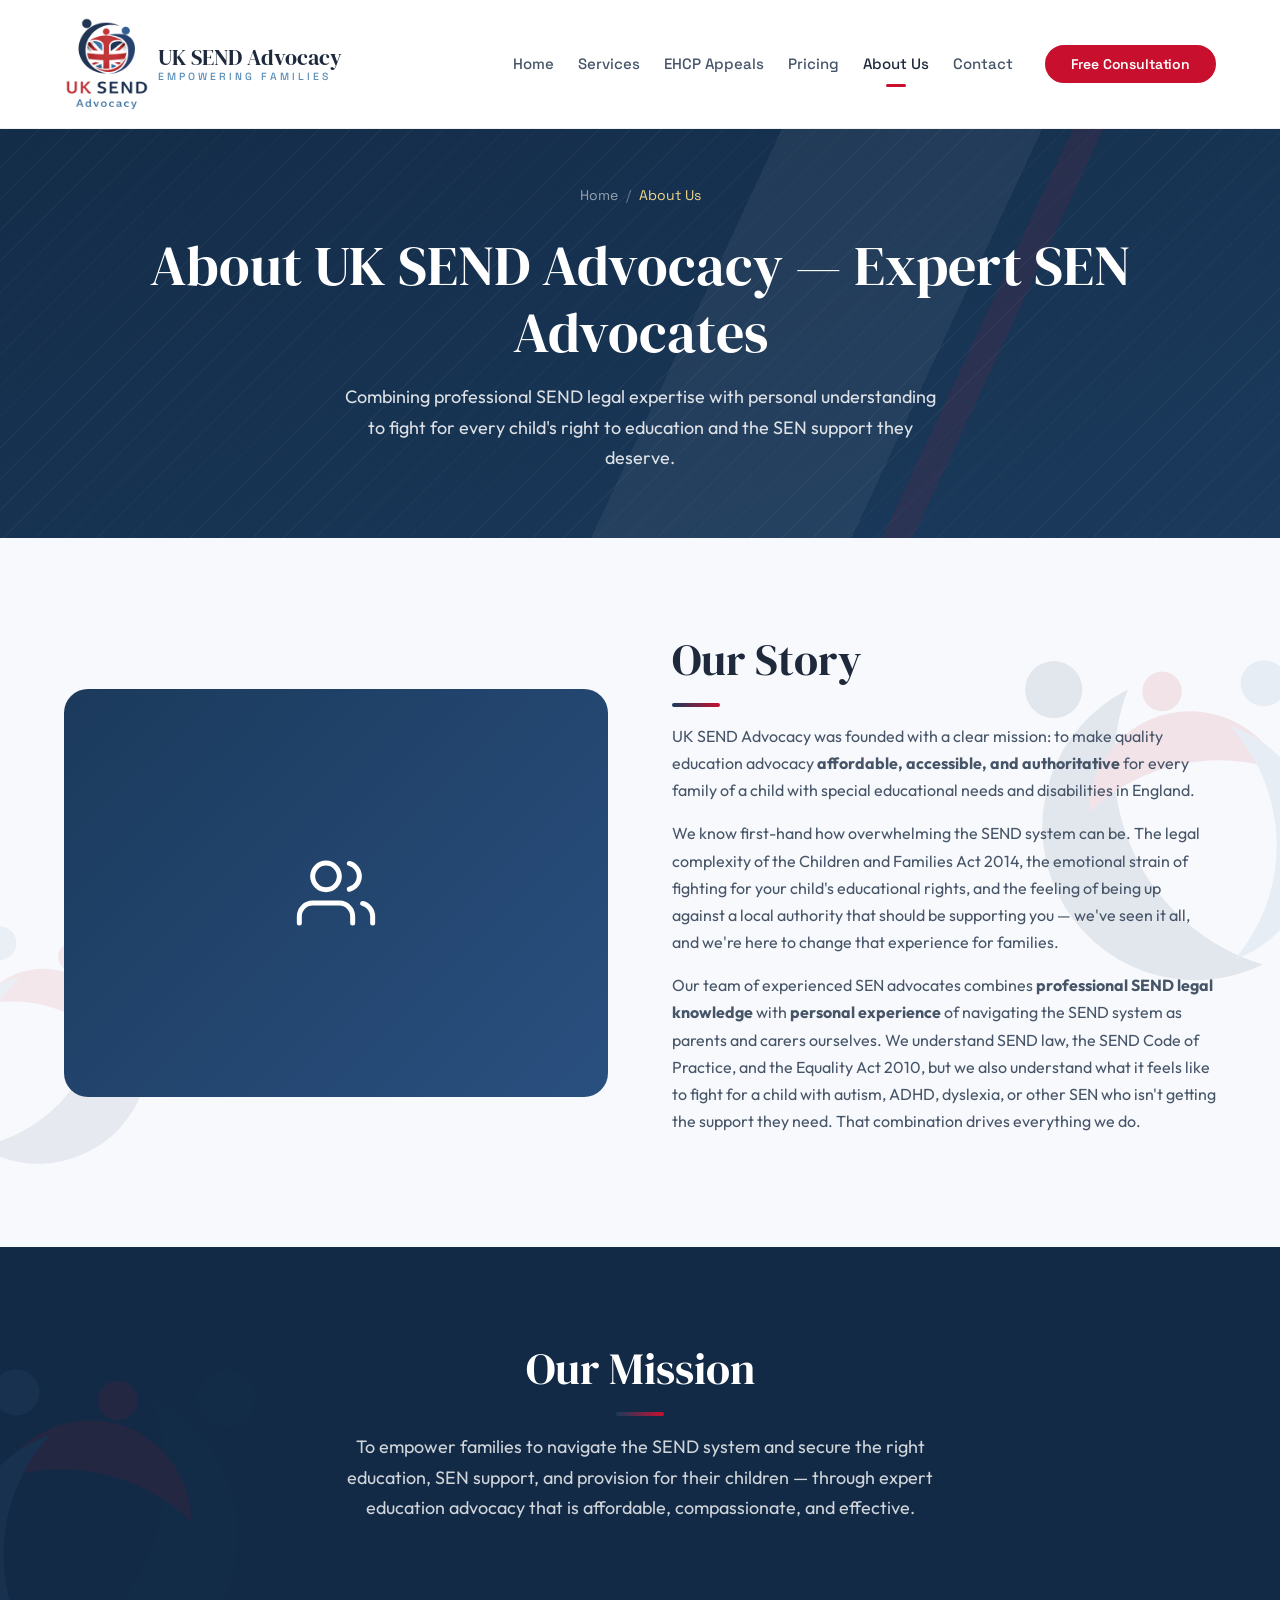
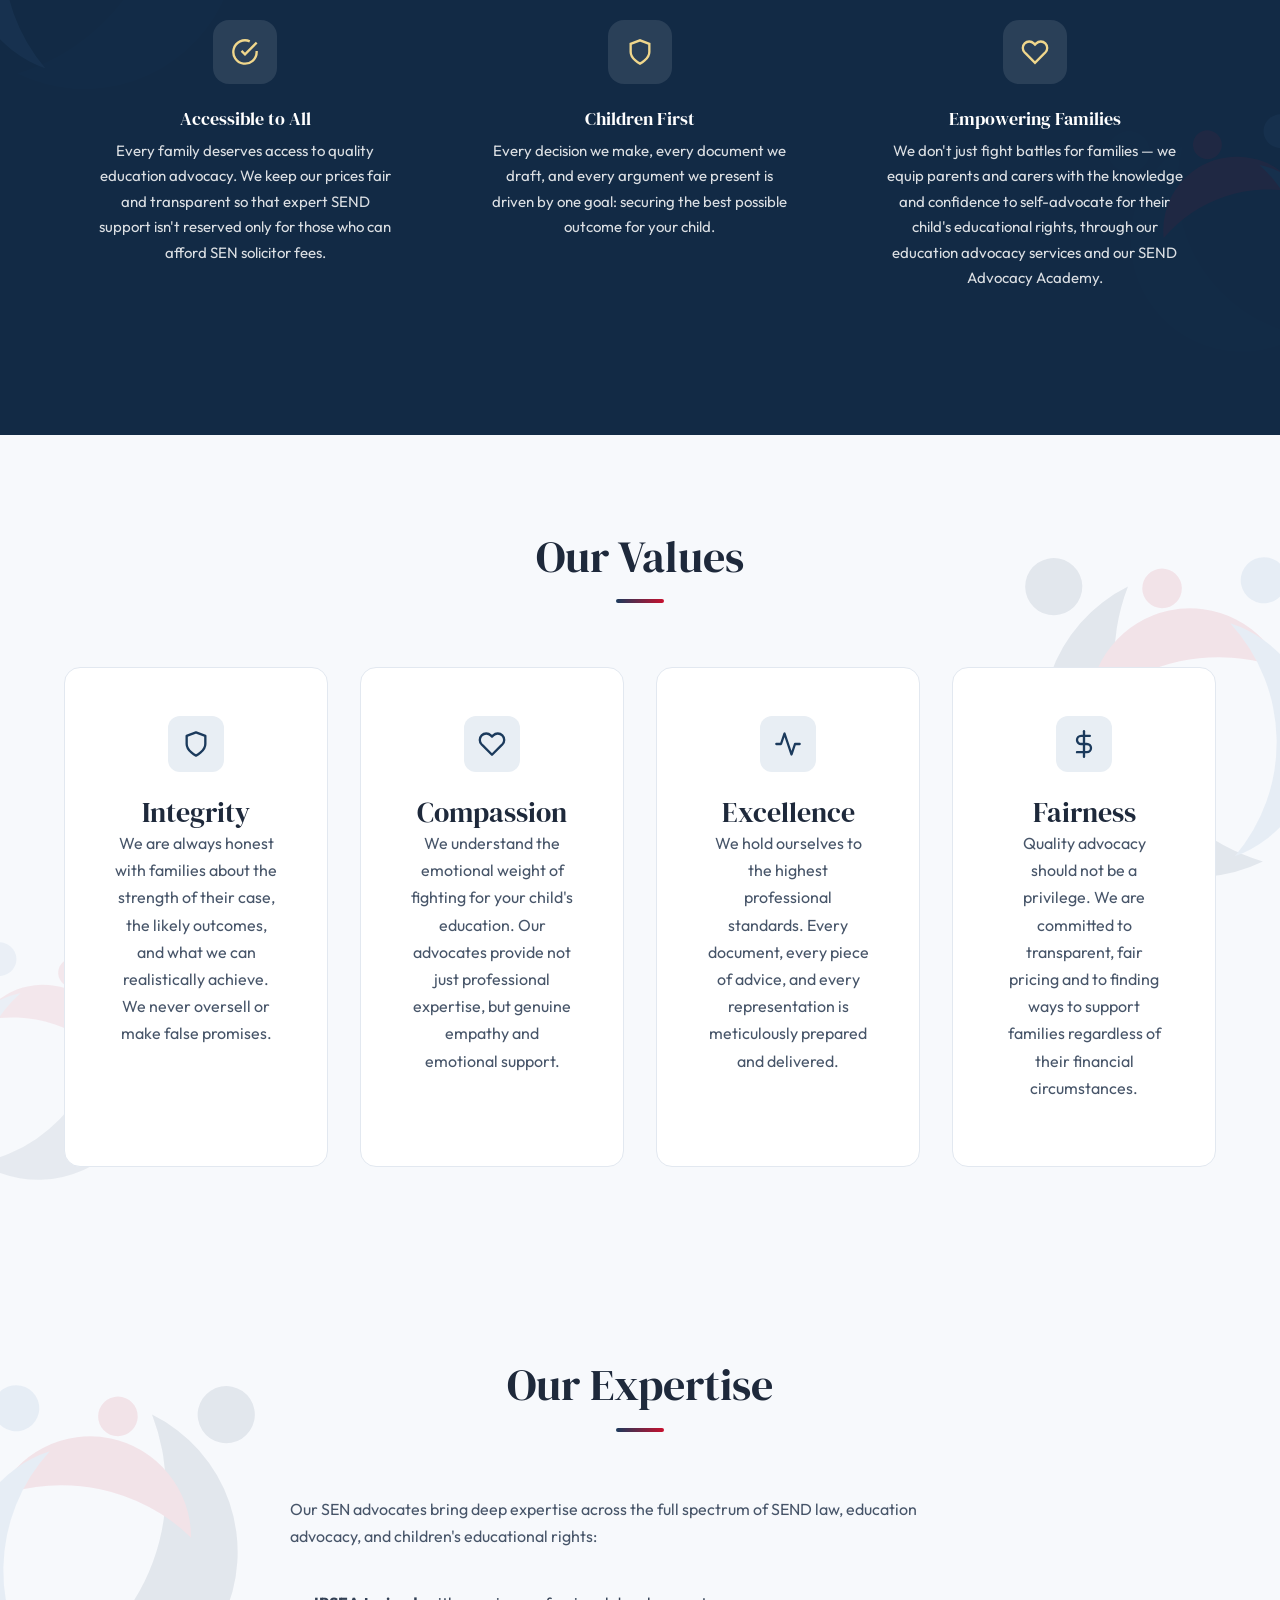
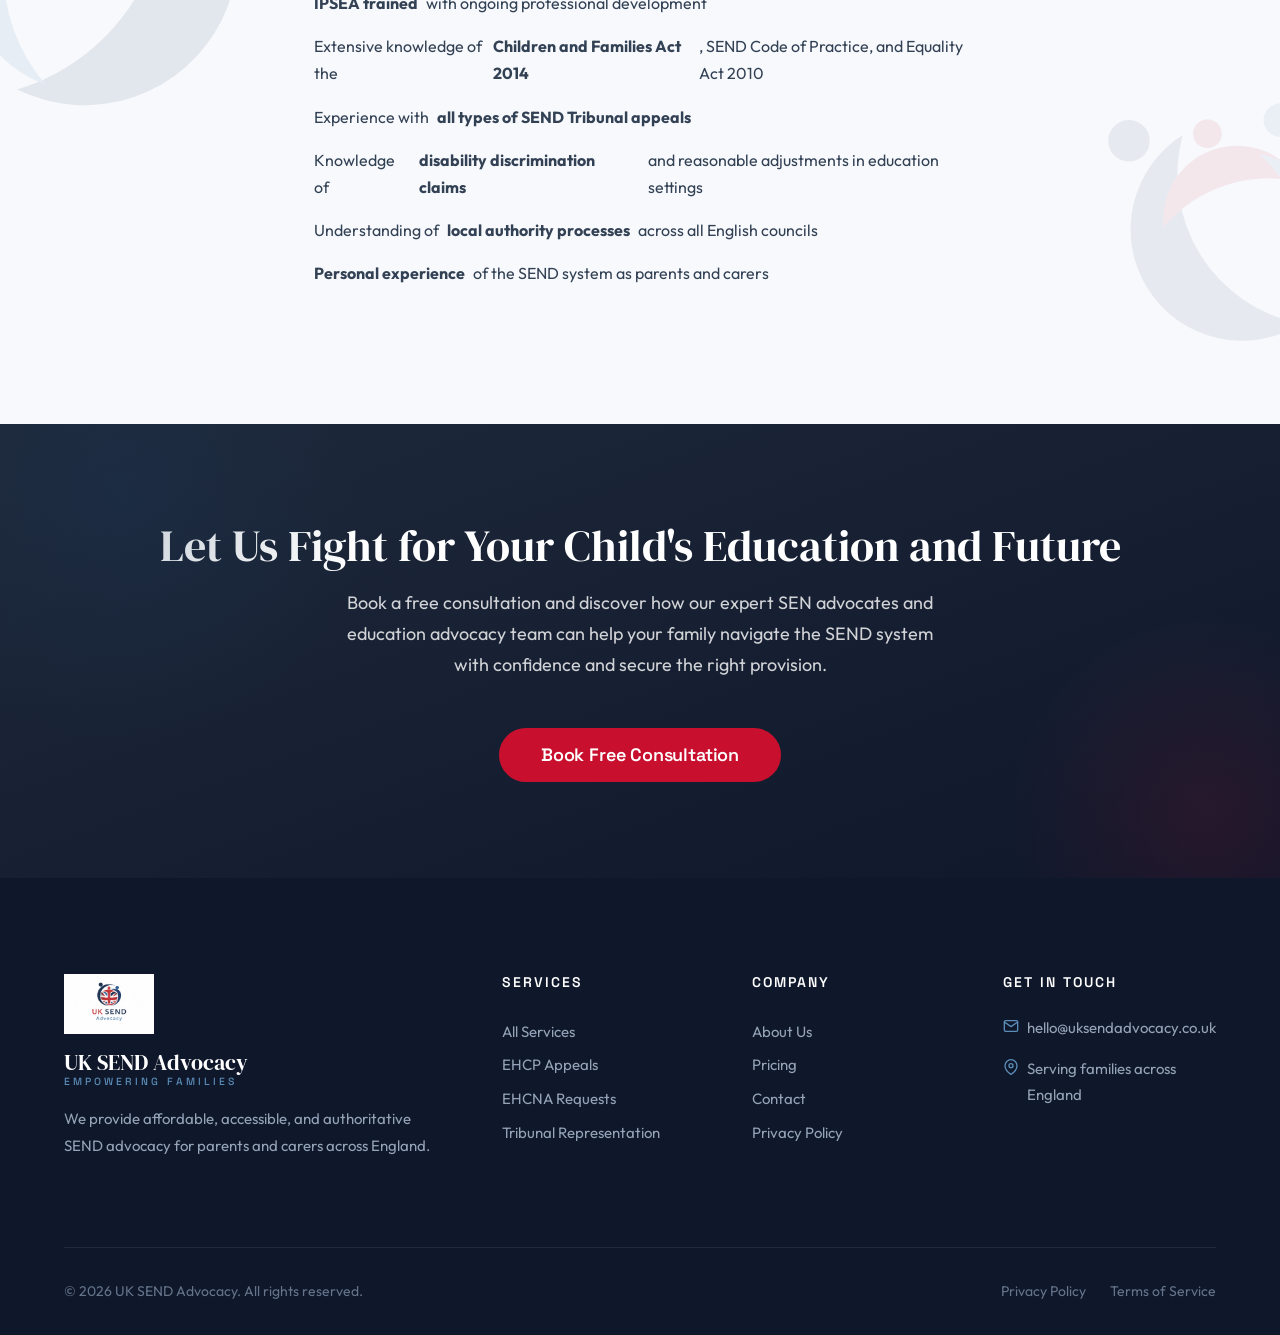
<file: pages/about.html>
<!DOCTYPE html>
<html lang="en-GB">
<head>
  <meta charset="UTF-8">
  <meta name="viewport" content="width=device-width, initial-scale=1.0">
  <title>About Us | Expert SEN Advocates & Education Advocacy | UK SEND Advocacy</title>
  <meta name="description" content="Meet UK SEND Advocacy — experienced SEN advocates and education advocacy specialists providing affordable, compassionate EHCP help and SEND legal guidance for families across England. IPSEA trained with deep knowledge of SEND law.">
  <meta name="keywords" content="about UK SEND advocacy, SEN advocates England, education advocacy team, SEND advocacy specialists, IPSEA trained advocates, SEND law experts, educational advocate, SEN advocate near me, EHCP help, Children and Families Act 2014, SEND Code of Practice experts">
  <link rel="canonical" href="https://www.uksendadvocacy.co.uk/pages/about.html">

  <meta property="og:type" content="website">
  <meta property="og:title" content="About Us | Expert SEN Advocates & Education Advocacy Specialists">
  <meta property="og:description" content="IPSEA trained SEN advocates providing affordable, expert education advocacy for families of children with SEND across England.">

  <link rel="preconnect" href="https://fonts.googleapis.com">
  <link rel="preconnect" href="https://fonts.gstatic.com" crossorigin>
  <link href="https://fonts.googleapis.com/css2?family=DM+Serif+Display&family=Outfit:wght@400;500;600;700&family=Space+Grotesk:wght@400;500;600;700&display=swap" rel="stylesheet">
  <link rel="stylesheet" href="../css/styles.css">

  <script type="application/ld+json">
  {
    "@context": "https://schema.org",
    "@type": "AboutPage",
    "mainEntity": {
      "@type": "Organization",
      "name": "UK SEND Advocacy",
      "description": "UK SEND Advocacy provides affordable, accessible, and authoritative education advocacy and SEN support for parents and carers of children with special educational needs and disabilities across England.",
      "foundingDate": "2020",
      "areaServed": {"@type": "Country", "name": "United Kingdom"},
      "knowsAbout": ["SEND Law", "Education Advocacy", "EHCP Appeals", "SEND Tribunal", "Education Law", "Special Educational Needs", "Children and Families Act 2014", "SEND Code of Practice", "Equality Act 2010", "Disability Discrimination", "Autism EHCP", "ADHD Support"]
    }
  }
  </script>
</head>
<body>

  <a href="#main-content" class="skip-link">Skip to main content</a>

  <!-- HEADER -->
  <header class="site-header" role="banner">
    <div class="header-inner">
      <a href="../index.html" class="logo" aria-label="UK SEND Advocacy - Home">
        <img src="../images/uk-send-advocacy-logo-cropped.png" alt="UK SEND Advocacy Logo">
        <div class="logo-text">UK SEND Advocacy<span>Empowering Families</span></div>
      </a>
      <nav class="main-nav" role="navigation" aria-label="Main navigation">
        <div class="nav-links">
          <a href="../index.html">Home</a>
          <a href="services.html">Services</a>
          <a href="ehcp-appeals.html">EHCP Appeals</a>
          <a href="pricing.html">Pricing</a>
          <a href="about.html" class="active">About Us</a>
          <a href="contact.html">Contact</a>
        </div>
        <div class="nav-cta">
          <a href="contact.html" class="btn btn--primary btn--sm">Free Consultation</a>
        </div>
      </nav>
      <button class="menu-toggle" aria-label="Toggle navigation menu" aria-expanded="false">
        <span></span><span></span><span></span>
      </button>
    </div>
  </header>

  <!-- PAGE HERO -->
  <section class="page-hero" id="main-content">
    <div class="container">
      <nav class="breadcrumb" aria-label="Breadcrumb">
        <a href="../index.html">Home</a>
        <span>/</span>
        <span class="current">About Us</span>
      </nav>
      <h1>About UK SEND Advocacy — Expert SEN Advocates</h1>
      <p>Combining professional SEND legal expertise with personal understanding to fight for every child's right to education and the SEN support they deserve.</p>
    </div>
  </section>

  <!-- OUR STORY -->
  <section class="section">
    <div class="container">
      <div class="about-content animate-in">
        <div class="about-image">
          <svg width="80" height="80" viewBox="0 0 24 24" fill="none" stroke="currentColor" stroke-width="1.5" stroke-linecap="round" stroke-linejoin="round"><path d="M17 21v-2a4 4 0 0 0-4-4H5a4 4 0 0 0-4 4v2"/><circle cx="9" cy="7" r="4"/><path d="M23 21v-2a4 4 0 0 0-3-3.87"/><path d="M16 3.13a4 4 0 0 1 0 7.75"/></svg>
        </div>
        <div class="content-text">
          <h2>Our Story</h2>
          <span class="accent-line accent-line--left"></span>
          <p>UK SEND Advocacy was founded with a clear mission: to make quality education advocacy <strong>affordable, accessible, and authoritative</strong> for every family of a child with special educational needs and disabilities in England.</p>
          <p>We know first-hand how overwhelming the SEND system can be. The legal complexity of the Children and Families Act 2014, the emotional strain of fighting for your child's educational rights, and the feeling of being up against a local authority that should be supporting you — we've seen it all, and we're here to change that experience for families.</p>
          <p>Our team of experienced SEN advocates combines <strong>professional SEND legal knowledge</strong> with <strong>personal experience</strong> of navigating the SEND system as parents and carers ourselves. We understand SEND law, the SEND Code of Practice, and the Equality Act 2010, but we also understand what it feels like to fight for a child with autism, ADHD, dyslexia, or other SEN who isn't getting the support they need. That combination drives everything we do.</p>
        </div>
      </div>
    </div>
  </section>

  <!-- MISSION -->
  <section class="section section--navy">
    <div class="container">
      <div class="section-header animate-in">
        <h2>Our Mission</h2>
        <span class="accent-line"></span>
        <p>To empower families to navigate the SEND system and secure the right education, SEN support, and provision for their children — through expert education advocacy that is affordable, compassionate, and effective.</p>
      </div>

      <div class="features-grid">
        <div class="feature-item animate-in">
          <div class="feature-icon" style="background: rgba(255,255,255,0.1); color: var(--gold-light);">
            <svg width="28" height="28" viewBox="0 0 24 24" fill="none" stroke="currentColor" stroke-width="2"><path d="M22 11.08V12a10 10 0 1 1-5.93-9.14"/><polyline points="22 4 12 14.01 9 11.01"/></svg>
          </div>
          <h3>Accessible to All</h3>
          <p>Every family deserves access to quality education advocacy. We keep our prices fair and transparent so that expert SEND support isn't reserved only for those who can afford SEN solicitor fees.</p>
        </div>
        <div class="feature-item animate-in">
          <div class="feature-icon" style="background: rgba(255,255,255,0.1); color: var(--gold-light);">
            <svg width="28" height="28" viewBox="0 0 24 24" fill="none" stroke="currentColor" stroke-width="2"><path d="M12 22s8-4 8-10V5l-8-3-8 3v7c0 6 8 10 8 10z"/></svg>
          </div>
          <h3>Children First</h3>
          <p>Every decision we make, every document we draft, and every argument we present is driven by one goal: securing the best possible outcome for your child.</p>
        </div>
        <div class="feature-item animate-in">
          <div class="feature-icon" style="background: rgba(255,255,255,0.1); color: var(--gold-light);">
            <svg width="28" height="28" viewBox="0 0 24 24" fill="none" stroke="currentColor" stroke-width="2"><path d="M20.84 4.61a5.5 5.5 0 0 0-7.78 0L12 5.67l-1.06-1.06a5.5 5.5 0 0 0-7.78 7.78l1.06 1.06L12 21.23l7.78-7.78 1.06-1.06a5.5 5.5 0 0 0 0-7.78z"/></svg>
          </div>
          <h3>Empowering Families</h3>
          <p>We don't just fight battles for families — we equip parents and carers with the knowledge and confidence to self-advocate for their child's educational rights, through our education advocacy services and our SEND Advocacy Academy.</p>
        </div>
      </div>
    </div>
  </section>

  <!-- VALUES -->
  <section class="section">
    <div class="container">
      <div class="section-header animate-in">
        <h2>Our Values</h2>
        <span class="accent-line"></span>
      </div>

      <div class="values-grid">
        <div class="value-card animate-in">
          <div class="value-icon">
            <svg width="28" height="28" viewBox="0 0 24 24" fill="none" stroke="currentColor" stroke-width="2" stroke-linecap="round" stroke-linejoin="round"><path d="M12 22s8-4 8-10V5l-8-3-8 3v7c0 6 8 10 8 10z"/></svg>
          </div>
          <h3>Integrity</h3>
          <p>We are always honest with families about the strength of their case, the likely outcomes, and what we can realistically achieve. We never oversell or make false promises.</p>
        </div>

        <div class="value-card animate-in">
          <div class="value-icon">
            <svg width="28" height="28" viewBox="0 0 24 24" fill="none" stroke="currentColor" stroke-width="2" stroke-linecap="round" stroke-linejoin="round"><path d="M20.84 4.61a5.5 5.5 0 0 0-7.78 0L12 5.67l-1.06-1.06a5.5 5.5 0 0 0-7.78 7.78l1.06 1.06L12 21.23l7.78-7.78 1.06-1.06a5.5 5.5 0 0 0 0-7.78z"/></svg>
          </div>
          <h3>Compassion</h3>
          <p>We understand the emotional weight of fighting for your child's education. Our advocates provide not just professional expertise, but genuine empathy and emotional support.</p>
        </div>

        <div class="value-card animate-in">
          <div class="value-icon">
            <svg width="28" height="28" viewBox="0 0 24 24" fill="none" stroke="currentColor" stroke-width="2" stroke-linecap="round" stroke-linejoin="round"><polyline points="22 12 18 12 15 21 9 3 6 12 2 12"/></svg>
          </div>
          <h3>Excellence</h3>
          <p>We hold ourselves to the highest professional standards. Every document, every piece of advice, and every representation is meticulously prepared and delivered.</p>
        </div>

        <div class="value-card animate-in">
          <div class="value-icon">
            <svg width="28" height="28" viewBox="0 0 24 24" fill="none" stroke="currentColor" stroke-width="2" stroke-linecap="round" stroke-linejoin="round"><line x1="12" y1="1" x2="12" y2="23"/><path d="M17 5H9.5a3.5 3.5 0 0 0 0 7h5a3.5 3.5 0 0 1 0 7H6"/></svg>
          </div>
          <h3>Fairness</h3>
          <p>Quality advocacy should not be a privilege. We are committed to transparent, fair pricing and to finding ways to support families regardless of their financial circumstances.</p>
        </div>
      </div>
    </div>
  </section>

  <!-- EXPERTISE -->
  <section class="section section--gray">
    <div class="container container--narrow">
      <div class="section-header animate-in">
        <h2>Our Expertise</h2>
        <span class="accent-line"></span>
      </div>

      <div class="animate-in" style="max-width: 700px; margin: 0 auto;">
        <p>Our SEN advocates bring deep expertise across the full spectrum of SEND law, education advocacy, and children's educational rights:</p>

        <ul class="content-text" style="margin: var(--space-xl) 0;">
          <li style="display: flex; align-items: flex-start; gap: 0.5rem; padding: 0.5rem 0; color: var(--gray-700);">
            <svg width="16" height="16" viewBox="0 0 24 24" fill="none" stroke="var(--teal)" stroke-width="2" style="flex-shrink:0; margin-top: 4px;"><polyline points="20 6 9 17 4 12"/></svg>
            <strong>IPSEA trained</strong> with ongoing professional development
          </li>
          <li style="display: flex; align-items: flex-start; gap: 0.5rem; padding: 0.5rem 0; color: var(--gray-700);">
            <svg width="16" height="16" viewBox="0 0 24 24" fill="none" stroke="var(--teal)" stroke-width="2" style="flex-shrink:0; margin-top: 4px;"><polyline points="20 6 9 17 4 12"/></svg>
            Extensive knowledge of the <strong>Children and Families Act 2014</strong>, SEND Code of Practice, and Equality Act 2010
          </li>
          <li style="display: flex; align-items: flex-start; gap: 0.5rem; padding: 0.5rem 0; color: var(--gray-700);">
            <svg width="16" height="16" viewBox="0 0 24 24" fill="none" stroke="var(--teal)" stroke-width="2" style="flex-shrink:0; margin-top: 4px;"><polyline points="20 6 9 17 4 12"/></svg>
            Experience with <strong>all types of SEND Tribunal appeals</strong>
          </li>
          <li style="display: flex; align-items: flex-start; gap: 0.5rem; padding: 0.5rem 0; color: var(--gray-700);">
            <svg width="16" height="16" viewBox="0 0 24 24" fill="none" stroke="var(--teal)" stroke-width="2" style="flex-shrink:0; margin-top: 4px;"><polyline points="20 6 9 17 4 12"/></svg>
            Knowledge of <strong>disability discrimination claims</strong> and reasonable adjustments in education settings
          </li>
          <li style="display: flex; align-items: flex-start; gap: 0.5rem; padding: 0.5rem 0; color: var(--gray-700);">
            <svg width="16" height="16" viewBox="0 0 24 24" fill="none" stroke="var(--teal)" stroke-width="2" style="flex-shrink:0; margin-top: 4px;"><polyline points="20 6 9 17 4 12"/></svg>
            Understanding of <strong>local authority processes</strong> across all English councils
          </li>
          <li style="display: flex; align-items: flex-start; gap: 0.5rem; padding: 0.5rem 0; color: var(--gray-700);">
            <svg width="16" height="16" viewBox="0 0 24 24" fill="none" stroke="var(--teal)" stroke-width="2" style="flex-shrink:0; margin-top: 4px;"><polyline points="20 6 9 17 4 12"/></svg>
            <strong>Personal experience</strong> of the SEND system as parents and carers
          </li>
        </ul>
      </div>
    </div>
  </section>

  <!-- CTA -->
  <section class="cta-section">
    <div class="container">
      <h2>Let Us Fight for Your Child's Education and Future</h2>
      <p>Book a free consultation and discover how our expert SEN advocates and education advocacy team can help your family navigate the SEND system with confidence and secure the right provision.</p>
      <a href="contact.html" class="btn btn--primary btn--lg">Book Free Consultation</a>
    </div>
  </section>

  <!-- FOOTER -->
  <footer class="site-footer" role="contentinfo">
    <div class="container">
      <div class="footer-grid">
        <div class="footer-brand">
          <img src="../images/uk-send-advocacy-logo.png" alt="UK SEND Advocacy Logo" class="footer-logo">
          <div class="logo-text">UK SEND Advocacy<span>Empowering Families</span></div>
          <p>We provide affordable, accessible, and authoritative SEND advocacy for parents and carers across England.</p>
        </div>
        <div class="footer-col">
          <h4>Services</h4>
          <a href="services.html">All Services</a>
          <a href="ehcp-appeals.html">EHCP Appeals</a>
          <a href="services.html#ehcna-requests">EHCNA Requests</a>
          <a href="services.html#tribunal">Tribunal Representation</a>
        </div>
        <div class="footer-col">
          <h4>Company</h4>
          <a href="about.html">About Us</a>
          <a href="pricing.html">Pricing</a>
          <a href="contact.html">Contact</a>
          <a href="privacy.html">Privacy Policy</a>
        </div>
        <div class="footer-col">
          <h4>Get in Touch</h4>
          <div class="footer-contact-item">
            <svg width="16" height="16" viewBox="0 0 24 24" fill="none" stroke="currentColor" stroke-width="2" stroke-linecap="round" stroke-linejoin="round"><path d="M4 4h16c1.1 0 2 .9 2 2v12c0 1.1-.9 2-2 2H4c-1.1 0-2-.9-2-2V6c0-1.1.9-2 2-2z"/><polyline points="22,6 12,13 2,6"/></svg>
            <span>hello@uksendadvocacy.co.uk</span>
          </div>
          <div class="footer-contact-item">
            <svg width="16" height="16" viewBox="0 0 24 24" fill="none" stroke="currentColor" stroke-width="2" stroke-linecap="round" stroke-linejoin="round"><path d="M21 10c0 7-9 13-9 13s-9-6-9-13a9 9 0 0 1 18 0z"/><circle cx="12" cy="10" r="3"/></svg>
            <span>Serving families across England</span>
          </div>
        </div>
      </div>
      <div class="footer-bottom">
        <p>&copy; 2026 UK SEND Advocacy. All rights reserved.</p>
        <div class="footer-legal">
          <a href="privacy.html">Privacy Policy</a>
          <a href="terms.html">Terms of Service</a>
        </div>
      </div>
    </div>
  </footer>

  <script src="../js/main.js"></script>
</body>
</html>
</file>
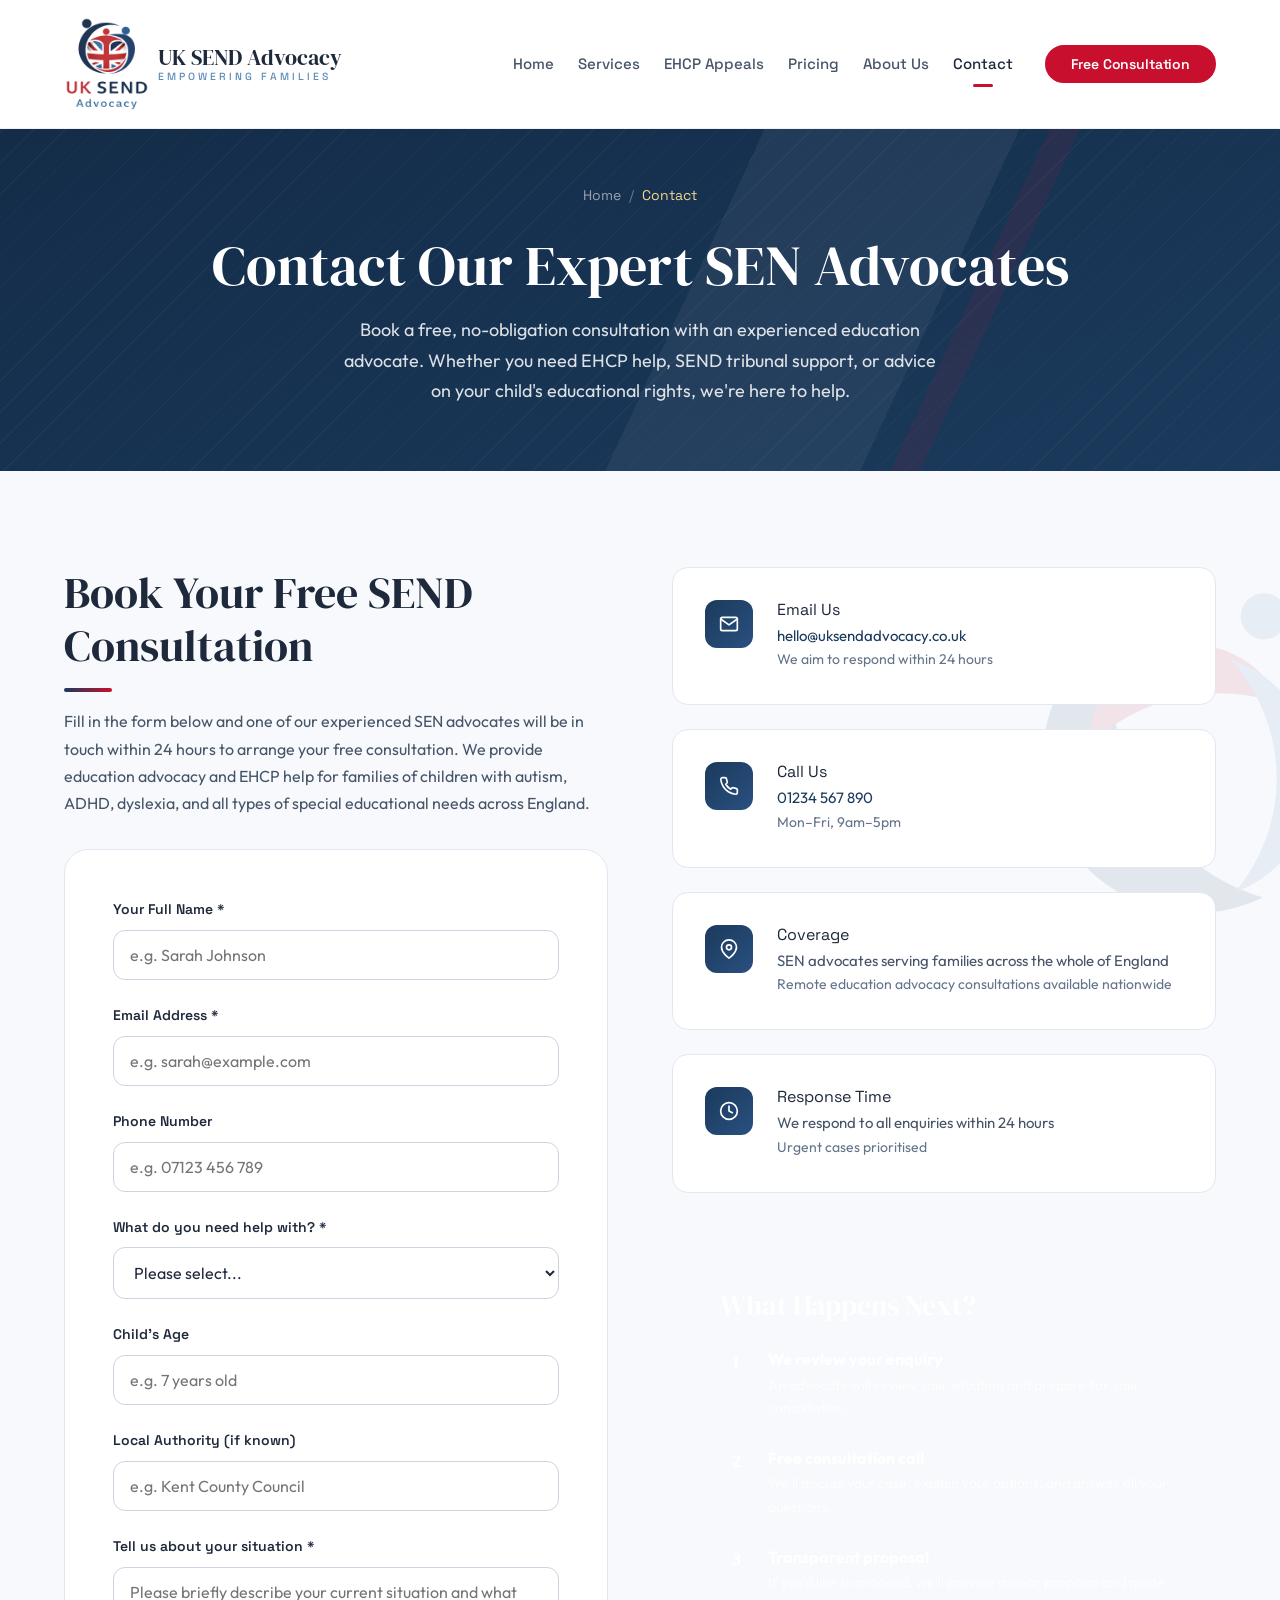
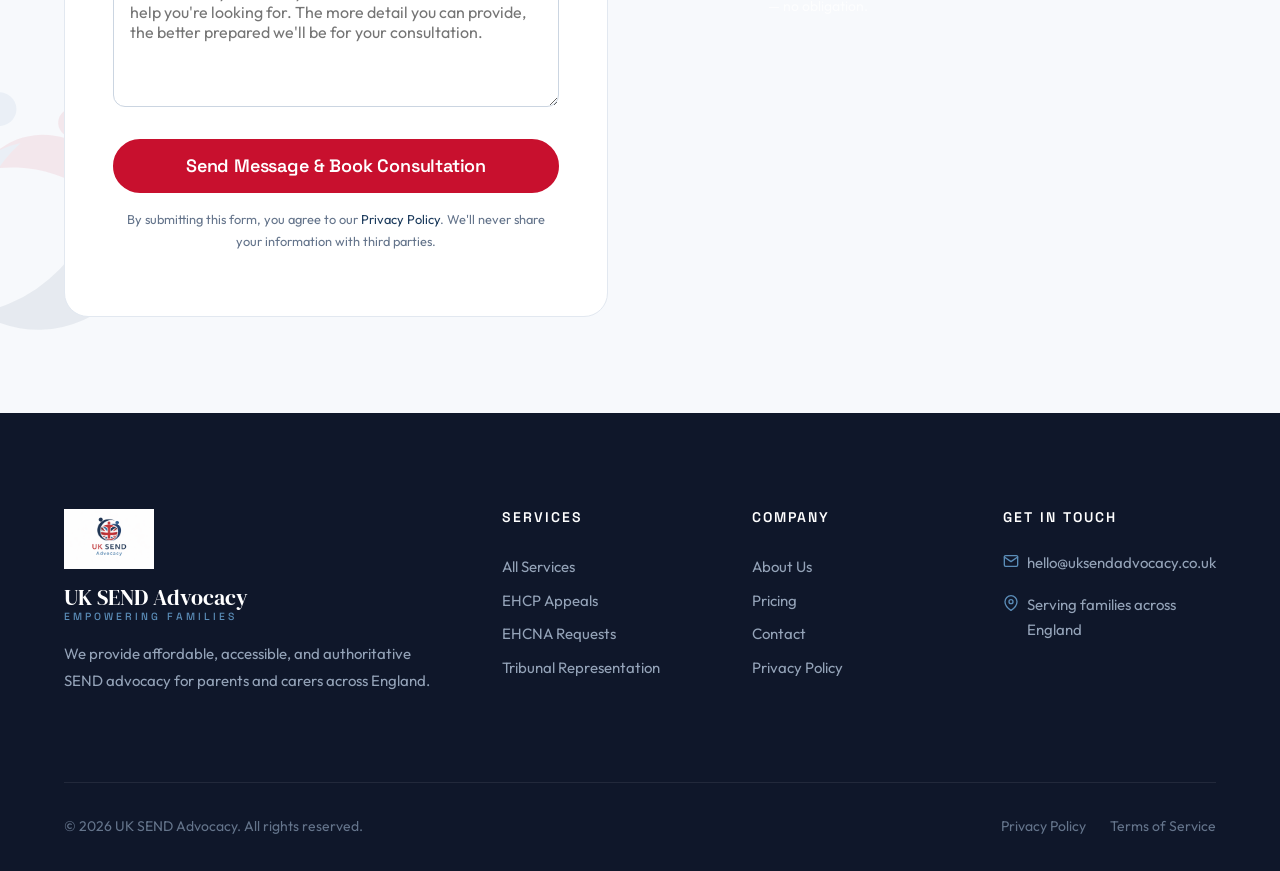
<file: pages/contact.html>
<!DOCTYPE html>
<html lang="en-GB">
<head>
  <meta charset="UTF-8">
  <meta name="viewport" content="width=device-width, initial-scale=1.0">
  <title>Contact Us | Free SEND Consultation | Talk to an Expert SEN Advocate</title>
  <meta name="description" content="Contact UK SEND Advocacy for a free, no-obligation consultation about your EHCP appeal, SEND tribunal case, school exclusion, or any SEND matter. Expert SEN advocates and education advocacy for families across England.">
  <meta name="keywords" content="contact SEND advocate, free SEND consultation, EHCP appeal enquiry, SEND advocacy contact, SEND help UK, talk to SEN advocate, EHCP help, education advocacy consultation, SEND advocate near me, free EHCP advice, SEND tribunal enquiry">
  <link rel="canonical" href="https://www.uksendadvocacy.co.uk/pages/contact.html">

  <meta property="og:type" content="website">
  <meta property="og:title" content="Contact Us | Free SEND Consultation | Talk to an Expert SEN Advocate">
  <meta property="og:description" content="Book a free, no-obligation consultation with our expert SEN advocates. Education advocacy and EHCP help for families across England.">

  <link rel="preconnect" href="https://fonts.googleapis.com">
  <link rel="preconnect" href="https://fonts.gstatic.com" crossorigin>
  <link href="https://fonts.googleapis.com/css2?family=DM+Serif+Display&family=Outfit:wght@400;500;600;700&family=Space+Grotesk:wght@400;500;600;700&display=swap" rel="stylesheet">
  <link rel="stylesheet" href="../css/styles.css">

  <script type="application/ld+json">
  {
    "@context": "https://schema.org",
    "@type": "ContactPage",
    "mainEntity": {
      "@type": "LegalService",
      "name": "UK SEND Advocacy",
      "email": "hello@uksendadvocacy.co.uk",
      "areaServed": {"@type": "Country", "name": "United Kingdom"}
    }
  }
  </script>
</head>
<body>

  <a href="#main-content" class="skip-link">Skip to main content</a>

  <!-- HEADER -->
  <header class="site-header" role="banner">
    <div class="header-inner">
      <a href="../index.html" class="logo" aria-label="UK SEND Advocacy - Home">
        <img src="../images/uk-send-advocacy-logo-cropped.png" alt="UK SEND Advocacy Logo">
        <div class="logo-text">UK SEND Advocacy<span>Empowering Families</span></div>
      </a>
      <nav class="main-nav" role="navigation" aria-label="Main navigation">
        <div class="nav-links">
          <a href="../index.html">Home</a>
          <a href="services.html">Services</a>
          <a href="ehcp-appeals.html">EHCP Appeals</a>
          <a href="pricing.html">Pricing</a>
          <a href="about.html">About Us</a>
          <a href="contact.html" class="active">Contact</a>
        </div>
        <div class="nav-cta">
          <a href="contact.html" class="btn btn--primary btn--sm">Free Consultation</a>
        </div>
      </nav>
      <button class="menu-toggle" aria-label="Toggle navigation menu" aria-expanded="false">
        <span></span><span></span><span></span>
      </button>
    </div>
  </header>

  <!-- PAGE HERO -->
  <section class="page-hero" id="main-content">
    <div class="container">
      <nav class="breadcrumb" aria-label="Breadcrumb">
        <a href="../index.html">Home</a>
        <span>/</span>
        <span class="current">Contact</span>
      </nav>
      <h1>Contact Our Expert SEN Advocates</h1>
      <p>Book a free, no-obligation consultation with an experienced education advocate. Whether you need EHCP help, SEND tribunal support, or advice on your child's educational rights, we're here to help.</p>
    </div>
  </section>

  <!-- CONTACT CONTENT -->
  <section class="section">
    <div class="container">
      <div class="contact-grid">
        <!-- Contact Form -->
        <div>
          <h2 style="margin-bottom: var(--space-sm);">Book Your Free SEND Consultation</h2>
          <span class="accent-line accent-line--left"></span>
          <p style="margin-bottom: var(--space-xl);">Fill in the form below and one of our experienced SEN advocates will be in touch within 24 hours to arrange your free consultation. We provide education advocacy and EHCP help for families of children with autism, ADHD, dyslexia, and all types of special educational needs across England.</p>

          <form id="contact-form" class="contact-form" action="#" method="POST">
            <div class="form-group">
              <label for="name">Your Full Name *</label>
              <input type="text" id="name" name="name" required placeholder="e.g. Sarah Johnson" autocomplete="name">
            </div>

            <div class="form-group">
              <label for="email">Email Address *</label>
              <input type="email" id="email" name="email" required placeholder="e.g. sarah@example.com" autocomplete="email">
            </div>

            <div class="form-group">
              <label for="phone">Phone Number</label>
              <input type="tel" id="phone" name="phone" placeholder="e.g. 07123 456 789" autocomplete="tel">
            </div>

            <div class="form-group">
              <label for="service">What do you need help with? *</label>
              <select id="service" name="service" required>
                <option value="">Please select...</option>
                <option value="ehcna-request">EHCNA Request</option>
                <option value="refusal-assess">Refusal to Assess Appeal</option>
                <option value="ehcp-refusal">EHCP Refusal Appeal</option>
                <option value="content-appeal">EHCP Content Appeal</option>
                <option value="tribunal">Tribunal Representation</option>
                <option value="annual-review">Annual Review Support</option>
                <option value="exclusion">School Exclusion</option>
                <option value="discrimination">Disability Discrimination</option>
                <option value="mediation">Mediation Support</option>
                <option value="academy">SEND Advocacy Academy</option>
                <option value="other">Other / Not Sure</option>
              </select>
            </div>

            <div class="form-group">
              <label for="child-age">Child's Age</label>
              <input type="text" id="child-age" name="child-age" placeholder="e.g. 7 years old">
            </div>

            <div class="form-group">
              <label for="la">Local Authority (if known)</label>
              <input type="text" id="la" name="la" placeholder="e.g. Kent County Council">
            </div>

            <div class="form-group">
              <label for="message">Tell us about your situation *</label>
              <textarea id="message" name="message" required placeholder="Please briefly describe your current situation and what help you're looking for. The more detail you can provide, the better prepared we'll be for your consultation."></textarea>
            </div>

            <button type="submit" class="btn btn--primary btn--lg" style="width: 100%;">
              Send Message &amp; Book Consultation
            </button>

            <p style="font-size: 0.8rem; color: var(--gray-500); margin-top: var(--space-md); text-align: center;">
              By submitting this form, you agree to our <a href="privacy.html">Privacy Policy</a>. We'll never share your information with third parties.
            </p>
          </form>
        </div>

        <!-- Contact Info -->
        <div>
          <div class="contact-info-cards">
            <div class="contact-info-card animate-in">
              <div class="contact-info-icon">
                <svg width="20" height="20" viewBox="0 0 24 24" fill="none" stroke="currentColor" stroke-width="2" stroke-linecap="round" stroke-linejoin="round"><path d="M4 4h16c1.1 0 2 .9 2 2v12c0 1.1-.9 2-2 2H4c-1.1 0-2-.9-2-2V6c0-1.1.9-2 2-2z"/><polyline points="22,6 12,13 2,6"/></svg>
              </div>
              <div>
                <h4>Email Us</h4>
                <p><a href="mailto:hello@uksendadvocacy.co.uk">hello@uksendadvocacy.co.uk</a></p>
                <p style="font-size: 0.875rem; color: var(--gray-500);">We aim to respond within 24 hours</p>
              </div>
            </div>

            <div class="contact-info-card animate-in">
              <div class="contact-info-icon">
                <svg width="20" height="20" viewBox="0 0 24 24" fill="none" stroke="currentColor" stroke-width="2" stroke-linecap="round" stroke-linejoin="round"><path d="M22 16.92v3a2 2 0 0 1-2.18 2 19.79 19.79 0 0 1-8.63-3.07 19.5 19.5 0 0 1-6-6 19.79 19.79 0 0 1-3.07-8.67A2 2 0 0 1 4.11 2h3a2 2 0 0 1 2 1.72 12.84 12.84 0 0 0 .7 2.81 2 2 0 0 1-.45 2.11L8.09 9.91a16 16 0 0 0 6 6l1.27-1.27a2 2 0 0 1 2.11-.45 12.84 12.84 0 0 0 2.81.7A2 2 0 0 1 22 16.92z"/></svg>
              </div>
              <div>
                <h4>Call Us</h4>
                <p><a href="tel:+441234567890">01234 567 890</a></p>
                <p style="font-size: 0.875rem; color: var(--gray-500);">Mon–Fri, 9am–5pm</p>
              </div>
            </div>

            <div class="contact-info-card animate-in">
              <div class="contact-info-icon">
                <svg width="20" height="20" viewBox="0 0 24 24" fill="none" stroke="currentColor" stroke-width="2" stroke-linecap="round" stroke-linejoin="round"><path d="M21 10c0 7-9 13-9 13s-9-6-9-13a9 9 0 0 1 18 0z"/><circle cx="12" cy="10" r="3"/></svg>
              </div>
              <div>
          <h4>Coverage</h4>
                <p>SEN advocates serving families across the whole of England</p>
                <p style="font-size: 0.875rem; color: var(--gray-500);">Remote education advocacy consultations available nationwide</p>
              </div>
            </div>

            <div class="contact-info-card animate-in">
              <div class="contact-info-icon">
                <svg width="20" height="20" viewBox="0 0 24 24" fill="none" stroke="currentColor" stroke-width="2" stroke-linecap="round" stroke-linejoin="round"><circle cx="12" cy="12" r="10"/><polyline points="12 6 12 12 16 14"/></svg>
              </div>
              <div>
                <h4>Response Time</h4>
                <p>We respond to all enquiries within 24 hours</p>
                <p style="font-size: 0.875rem; color: var(--gray-500);">Urgent cases prioritised</p>
              </div>
            </div>
          </div>

          <!-- What to Expect -->
          <div style="margin-top: var(--space-2xl); background: var(--navy); border-radius: var(--radius-lg); padding: var(--space-2xl); color: var(--white);">
            <h3 style="color: var(--white); margin-bottom: var(--space-lg);">What Happens Next?</h3>
            <div style="display: flex; flex-direction: column; gap: var(--space-lg);">
              <div style="display: flex; gap: var(--space-md);">
                <div style="width: 32px; height: 32px; background: var(--red); border-radius: 50%; display: flex; align-items: center; justify-content: center; font-family: var(--font-heading); font-weight: 700; flex-shrink: 0;">1</div>
                <div>
                  <strong>We review your enquiry</strong>
                  <p style="font-size: 0.875rem; color: rgba(255,255,255,0.75); margin: 0;">An advocate will review your situation and prepare for your consultation.</p>
                </div>
              </div>
              <div style="display: flex; gap: var(--space-md);">
                <div style="width: 32px; height: 32px; background: var(--red); border-radius: 50%; display: flex; align-items: center; justify-content: center; font-family: var(--font-heading); font-weight: 700; flex-shrink: 0;">2</div>
                <div>
                  <strong>Free consultation call</strong>
                  <p style="font-size: 0.875rem; color: rgba(255,255,255,0.75); margin: 0;">We'll discuss your case, explain your options, and answer all your questions.</p>
                </div>
              </div>
              <div style="display: flex; gap: var(--space-md);">
                <div style="width: 32px; height: 32px; background: var(--red); border-radius: 50%; display: flex; align-items: center; justify-content: center; font-family: var(--font-heading); font-weight: 700; flex-shrink: 0;">3</div>
                <div>
                  <strong>Transparent proposal</strong>
                  <p style="font-size: 0.875rem; color: rgba(255,255,255,0.75); margin: 0;">If you'd like to proceed, we'll provide a clear proposal and quote — no obligation.</p>
                </div>
              </div>
            </div>
          </div>
        </div>
      </div>
    </div>
  </section>

  <!-- FOOTER -->
  <footer class="site-footer" role="contentinfo">
    <div class="container">
      <div class="footer-grid">
        <div class="footer-brand">
          <img src="../images/uk-send-advocacy-logo.png" alt="UK SEND Advocacy Logo" class="footer-logo">
          <div class="logo-text">UK SEND Advocacy<span>Empowering Families</span></div>
          <p>We provide affordable, accessible, and authoritative SEND advocacy for parents and carers across England.</p>
        </div>
        <div class="footer-col">
          <h4>Services</h4>
          <a href="services.html">All Services</a>
          <a href="ehcp-appeals.html">EHCP Appeals</a>
          <a href="services.html#ehcna-requests">EHCNA Requests</a>
          <a href="services.html#tribunal">Tribunal Representation</a>
        </div>
        <div class="footer-col">
          <h4>Company</h4>
          <a href="about.html">About Us</a>
          <a href="pricing.html">Pricing</a>
          <a href="contact.html">Contact</a>
          <a href="privacy.html">Privacy Policy</a>
        </div>
        <div class="footer-col">
          <h4>Get in Touch</h4>
          <div class="footer-contact-item">
            <svg width="16" height="16" viewBox="0 0 24 24" fill="none" stroke="currentColor" stroke-width="2" stroke-linecap="round" stroke-linejoin="round"><path d="M4 4h16c1.1 0 2 .9 2 2v12c0 1.1-.9 2-2 2H4c-1.1 0-2-.9-2-2V6c0-1.1.9-2 2-2z"/><polyline points="22,6 12,13 2,6"/></svg>
            <span>hello@uksendadvocacy.co.uk</span>
          </div>
          <div class="footer-contact-item">
            <svg width="16" height="16" viewBox="0 0 24 24" fill="none" stroke="currentColor" stroke-width="2" stroke-linecap="round" stroke-linejoin="round"><path d="M21 10c0 7-9 13-9 13s-9-6-9-13a9 9 0 0 1 18 0z"/><circle cx="12" cy="10" r="3"/></svg>
            <span>Serving families across England</span>
          </div>
        </div>
      </div>
      <div class="footer-bottom">
        <p>&copy; 2026 UK SEND Advocacy. All rights reserved.</p>
        <div class="footer-legal">
          <a href="privacy.html">Privacy Policy</a>
          <a href="terms.html">Terms of Service</a>
        </div>
      </div>
    </div>
  </footer>

  <script src="../js/main.js"></script>
</body>
</html>
</file>
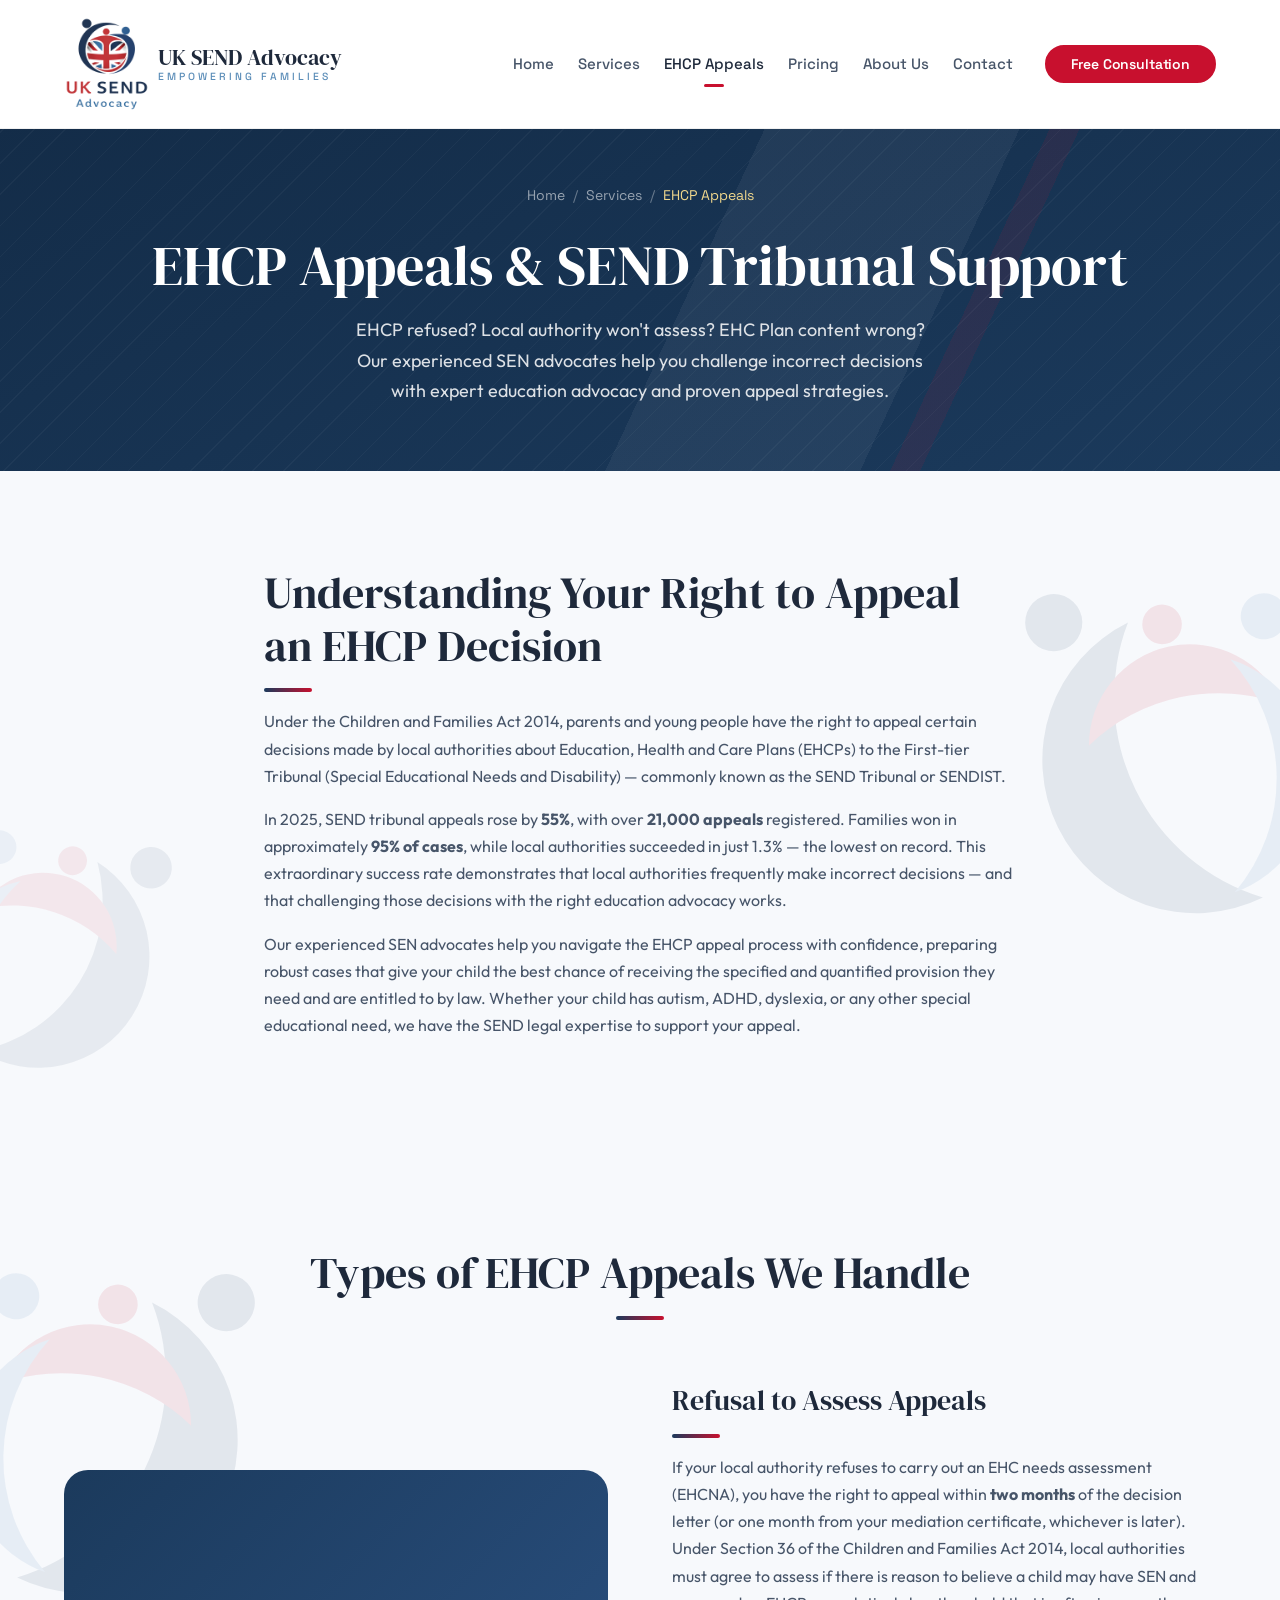
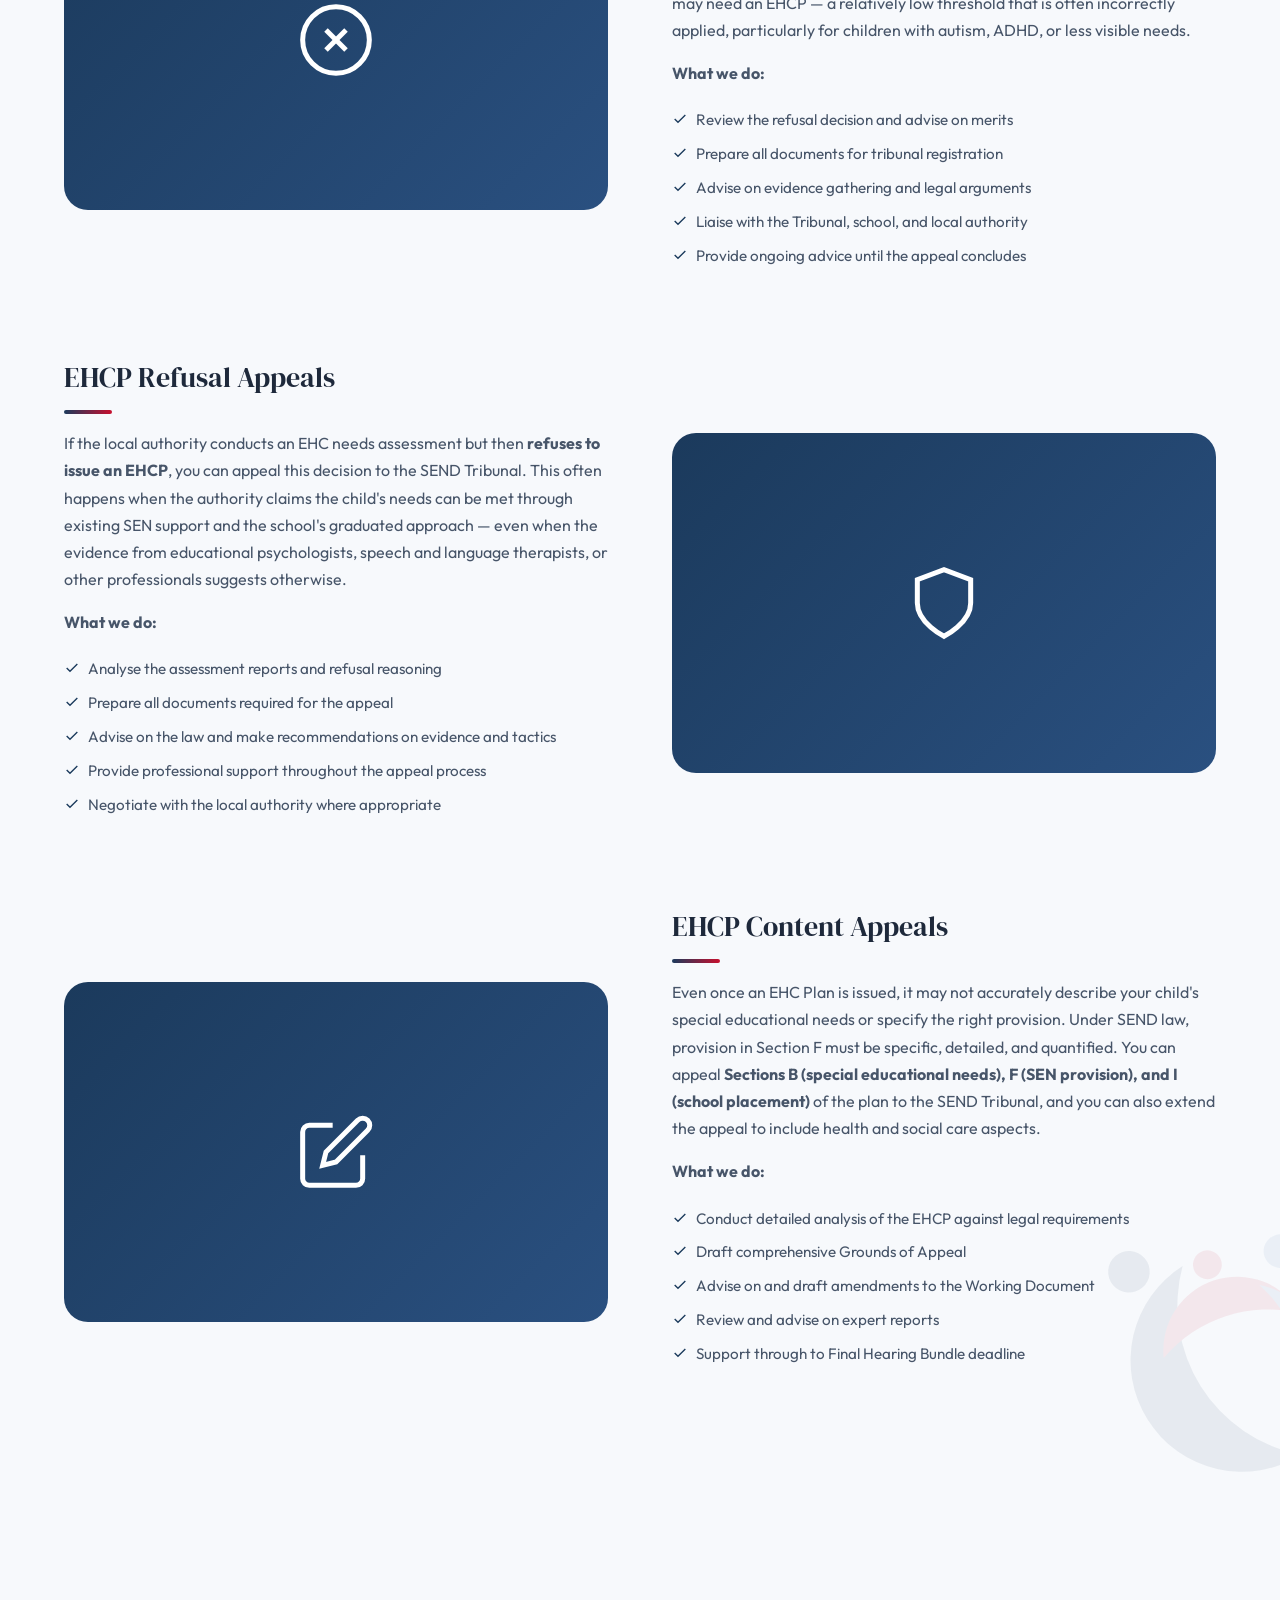
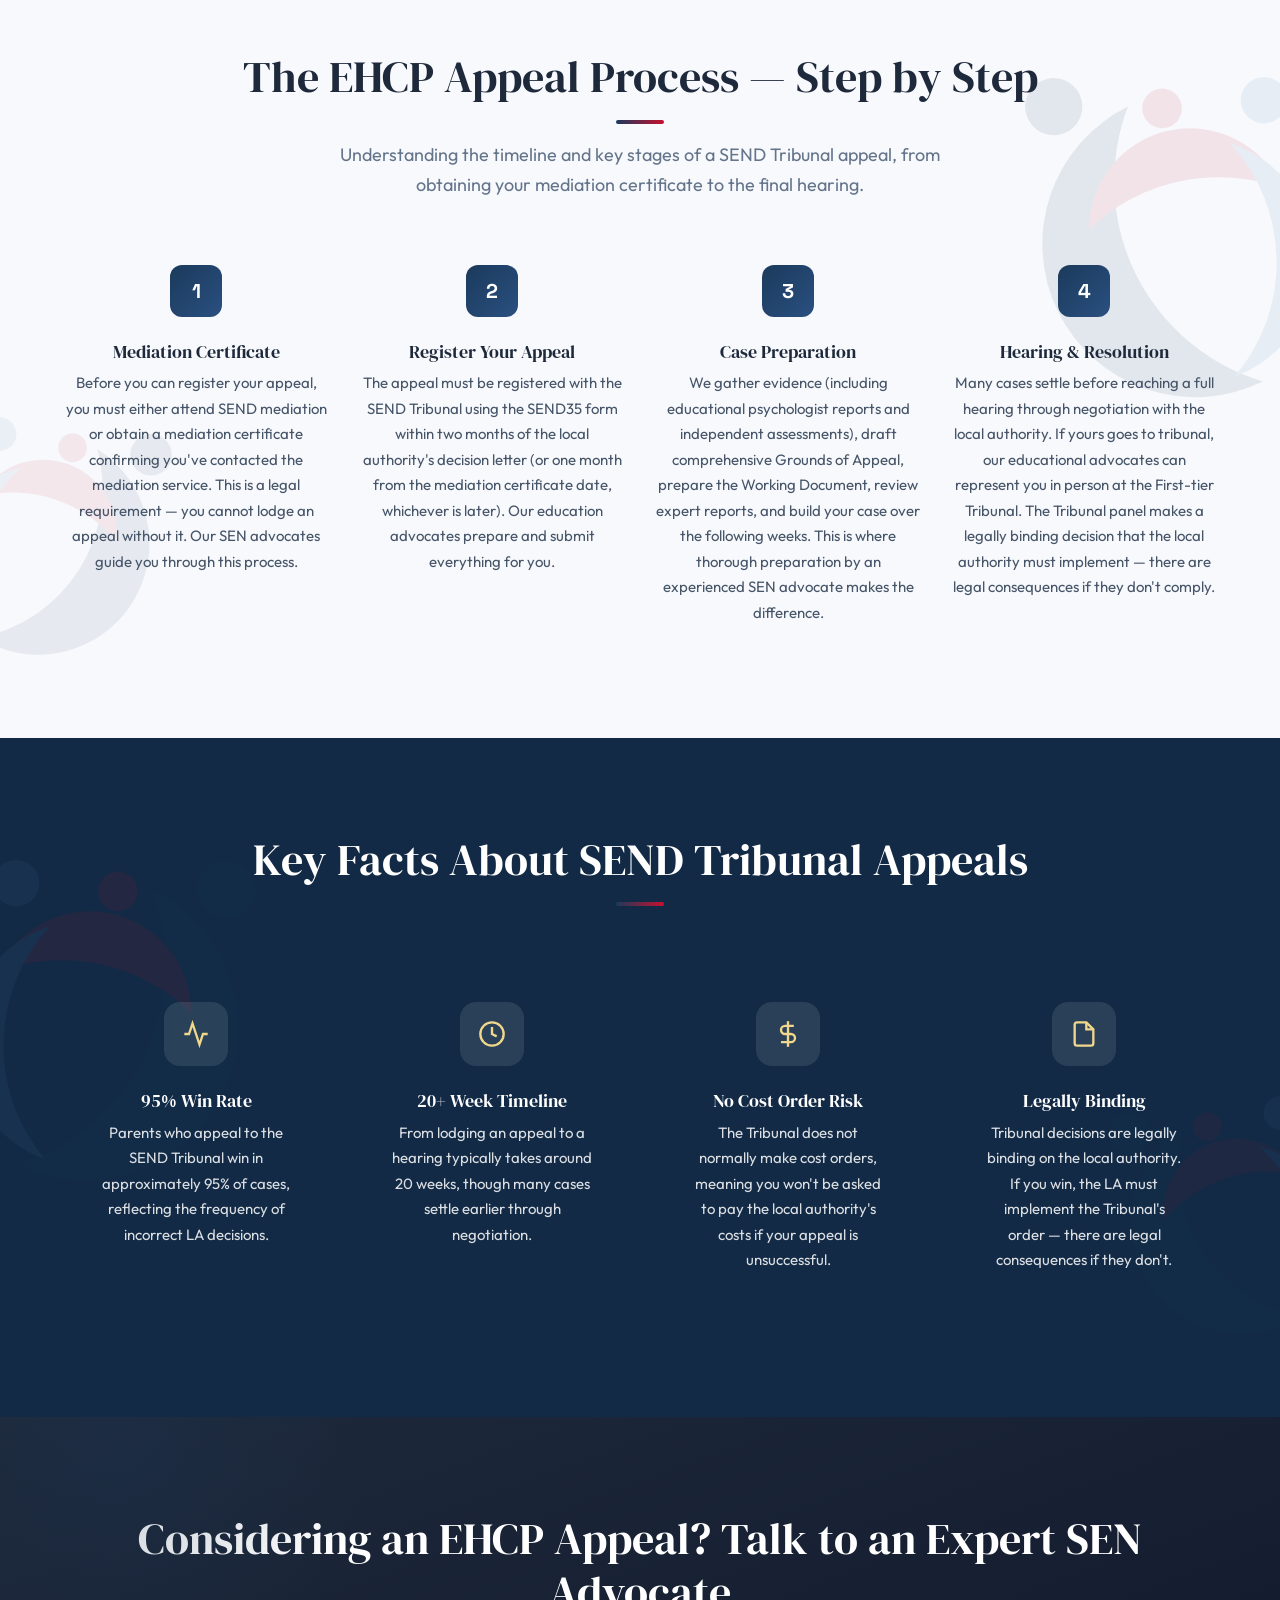
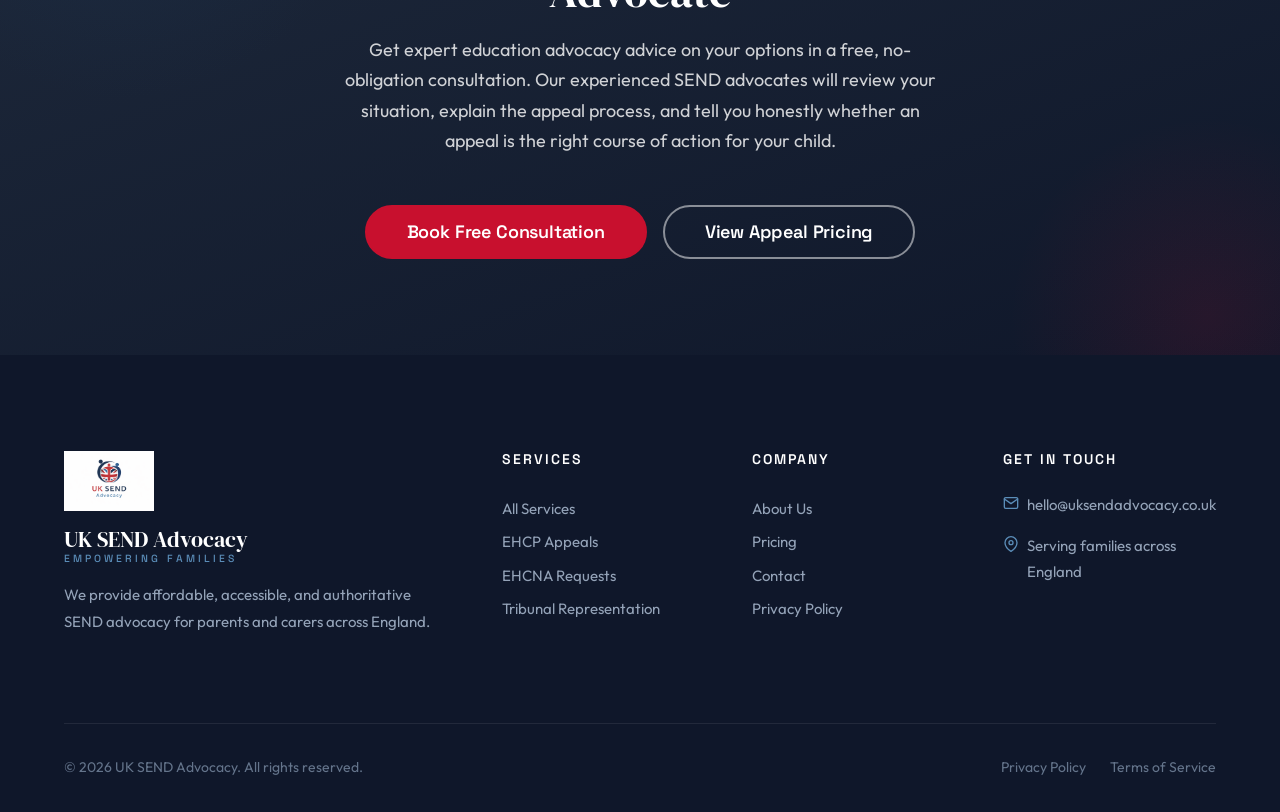
<file: pages/ehcp-appeals.html>
<!DOCTYPE html>
<html lang="en-GB">
<head>
  <meta charset="UTF-8">
  <meta name="viewport" content="width=device-width, initial-scale=1.0">
  <title>EHCP Appeals | How to Appeal an EHCP Decision | SEND Tribunal Support</title>
  <meta name="description" content="Expert EHCP appeal help for parents in England. EHCP refused? EHCNA declined? EHC Plan content wrong? Our experienced SEN advocates prepare and support your appeal to the SEND Tribunal. 95% parent success rate. Free consultation.">
  <meta name="keywords" content="EHCP appeal, EHCP refusal appeal, EHCNA refusal appeal, SEND tribunal appeal, EHCP content appeal, education health care plan appeal, SEND tribunal support, appeal EHCP decision, EHCP appeal process, EHCP refused what to do, how to appeal EHCP, SEND tribunal success rate, SEND35 form, mediation certificate SEND, Grounds of Appeal, Working Document, education advocacy, SEN advocate, Children and Families Act 2014">
  <link rel="canonical" href="https://www.uksendadvocacy.co.uk/pages/ehcp-appeals.html">

  <meta property="og:type" content="article">
  <meta property="og:title" content="EHCP Appeals | How to Appeal an EHC Plan Decision | SEN Tribunal Support">
  <meta property="og:description" content="EHCP refused? Expert education advocacy for EHCP appeals in England. Refusal to assess, EHCP denial, and content appeals. 95% parent success rate at SEND Tribunal.">

  <link rel="preconnect" href="https://fonts.googleapis.com">
  <link rel="preconnect" href="https://fonts.gstatic.com" crossorigin>
  <link href="https://fonts.googleapis.com/css2?family=DM+Serif+Display&family=Outfit:wght@400;500;600;700&family=Space+Grotesk:wght@400;500;600;700&display=swap" rel="stylesheet">
  <link rel="stylesheet" href="../css/styles.css">

  <script type="application/ld+json">
  {
    "@context": "https://schema.org",
    "@type": "Article",
    "headline": "EHCP Appeals: How to Appeal an EHCP Decision to the SEND Tribunal",
    "description": "Expert guide to EHCP appeals including refusal to assess, EHCP denial, and EHC Plan content appeals to the First-tier Tribunal (Special Educational Needs and Disability). Covers the SEND35 form, mediation certificates, Grounds of Appeal, and the Working Document process.",
    "author": {
      "@type": "Organization",
      "name": "UK SEND Advocacy"
    },
    "publisher": {
      "@type": "Organization",
      "name": "UK SEND Advocacy"
    }
  }
  </script>
</head>
<body>

  <a href="#main-content" class="skip-link">Skip to main content</a>

  <!-- HEADER -->
  <header class="site-header" role="banner">
    <div class="header-inner">
      <a href="../index.html" class="logo" aria-label="UK SEND Advocacy - Home">
        <img src="../images/uk-send-advocacy-logo-cropped.png" alt="UK SEND Advocacy Logo">
        <div class="logo-text">UK SEND Advocacy<span>Empowering Families</span></div>
      </a>
      <nav class="main-nav" role="navigation" aria-label="Main navigation">
        <div class="nav-links">
          <a href="../index.html">Home</a>
          <a href="services.html">Services</a>
          <a href="ehcp-appeals.html" class="active">EHCP Appeals</a>
          <a href="pricing.html">Pricing</a>
          <a href="about.html">About Us</a>
          <a href="contact.html">Contact</a>
        </div>
        <div class="nav-cta">
          <a href="contact.html" class="btn btn--primary btn--sm">Free Consultation</a>
        </div>
      </nav>
      <button class="menu-toggle" aria-label="Toggle navigation menu" aria-expanded="false">
        <span></span><span></span><span></span>
      </button>
    </div>
  </header>

  <!-- PAGE HERO -->
  <section class="page-hero" id="main-content">
    <div class="container">
      <nav class="breadcrumb" aria-label="Breadcrumb">
        <a href="../index.html">Home</a>
        <span>/</span>
        <a href="services.html">Services</a>
        <span>/</span>
        <span class="current">EHCP Appeals</span>
      </nav>
      <h1>EHCP Appeals &amp; SEND Tribunal Support</h1>
      <p>EHCP refused? Local authority won't assess? EHC Plan content wrong? Our experienced SEN advocates help you challenge incorrect decisions with expert education advocacy and proven appeal strategies.</p>
    </div>
  </section>

  <!-- INTRO -->
  <section class="section">
    <div class="container container--narrow">
      <div class="animate-in">
        <h2>Understanding Your Right to Appeal an EHCP Decision</h2>
        <span class="accent-line accent-line--left"></span>
        <p>Under the Children and Families Act 2014, parents and young people have the right to appeal certain decisions made by local authorities about Education, Health and Care Plans (EHCPs) to the First-tier Tribunal (Special Educational Needs and Disability) — commonly known as the SEND Tribunal or SENDIST.</p>
        <p>In 2025, SEND tribunal appeals rose by <strong>55%</strong>, with over <strong>21,000 appeals</strong> registered. Families won in approximately <strong>95% of cases</strong>, while local authorities succeeded in just 1.3% — the lowest on record. This extraordinary success rate demonstrates that local authorities frequently make incorrect decisions — and that challenging those decisions with the right education advocacy works.</p>
        <p>Our experienced SEN advocates help you navigate the EHCP appeal process with confidence, preparing robust cases that give your child the best chance of receiving the specified and quantified provision they need and are entitled to by law. Whether your child has autism, ADHD, dyslexia, or any other special educational need, we have the SEND legal expertise to support your appeal.</p>
      </div>
    </div>
  </section>

  <!-- TYPES OF APPEALS -->
  <section class="section section--gray">
    <div class="container">
      <div class="section-header animate-in">
        <h2>Types of EHCP Appeals We Handle</h2>
        <span class="accent-line"></span>
      </div>

      <!-- Refusal to Assess -->
      <div class="content-block animate-in" id="refusal-assess">
        <div class="content-image">
          <svg width="80" height="80" viewBox="0 0 24 24" fill="none" stroke="white" stroke-width="1.5"><circle cx="12" cy="12" r="10"/><line x1="15" y1="9" x2="9" y2="15"/><line x1="9" y1="9" x2="15" y2="15"/></svg>
        </div>
        <div class="content-text">
          <h3>Refusal to Assess Appeals</h3>
          <span class="accent-line accent-line--left"></span>
          <p>If your local authority refuses to carry out an EHC needs assessment (EHCNA), you have the right to appeal within <strong>two months</strong> of the decision letter (or one month from your mediation certificate, whichever is later). Under Section 36 of the Children and Families Act 2014, local authorities must agree to assess if there is reason to believe a child may have SEN and may need an EHCP — a relatively low threshold that is often incorrectly applied, particularly for children with autism, ADHD, or less visible needs.</p>
          <p><strong>What we do:</strong></p>
          <ul>
            <li><svg width="16" height="16" viewBox="0 0 24 24" fill="none" stroke="currentColor" stroke-width="2"><polyline points="20 6 9 17 4 12"/></svg> Review the refusal decision and advise on merits</li>
            <li><svg width="16" height="16" viewBox="0 0 24 24" fill="none" stroke="currentColor" stroke-width="2"><polyline points="20 6 9 17 4 12"/></svg> Prepare all documents for tribunal registration</li>
            <li><svg width="16" height="16" viewBox="0 0 24 24" fill="none" stroke="currentColor" stroke-width="2"><polyline points="20 6 9 17 4 12"/></svg> Advise on evidence gathering and legal arguments</li>
            <li><svg width="16" height="16" viewBox="0 0 24 24" fill="none" stroke="currentColor" stroke-width="2"><polyline points="20 6 9 17 4 12"/></svg> Liaise with the Tribunal, school, and local authority</li>
            <li><svg width="16" height="16" viewBox="0 0 24 24" fill="none" stroke="currentColor" stroke-width="2"><polyline points="20 6 9 17 4 12"/></svg> Provide ongoing advice until the appeal concludes</li>
          </ul>
        </div>
      </div>

      <!-- EHCP Refusal -->
      <div class="content-block content-block--reverse animate-in" id="ehcp-refusal">
        <div class="content-image">
          <svg width="80" height="80" viewBox="0 0 24 24" fill="none" stroke="white" stroke-width="1.5"><path d="M12 22s8-4 8-10V5l-8-3-8 3v7c0 6 8 10 8 10z"/></svg>
        </div>
        <div class="content-text">
          <h3>EHCP Refusal Appeals</h3>
          <span class="accent-line accent-line--left"></span>
          <p>If the local authority conducts an EHC needs assessment but then <strong>refuses to issue an EHCP</strong>, you can appeal this decision to the SEND Tribunal. This often happens when the authority claims the child's needs can be met through existing SEN support and the school's graduated approach — even when the evidence from educational psychologists, speech and language therapists, or other professionals suggests otherwise.</p>
          <p><strong>What we do:</strong></p>
          <ul>
            <li><svg width="16" height="16" viewBox="0 0 24 24" fill="none" stroke="currentColor" stroke-width="2"><polyline points="20 6 9 17 4 12"/></svg> Analyse the assessment reports and refusal reasoning</li>
            <li><svg width="16" height="16" viewBox="0 0 24 24" fill="none" stroke="currentColor" stroke-width="2"><polyline points="20 6 9 17 4 12"/></svg> Prepare all documents required for the appeal</li>
            <li><svg width="16" height="16" viewBox="0 0 24 24" fill="none" stroke="currentColor" stroke-width="2"><polyline points="20 6 9 17 4 12"/></svg> Advise on the law and make recommendations on evidence and tactics</li>
            <li><svg width="16" height="16" viewBox="0 0 24 24" fill="none" stroke="currentColor" stroke-width="2"><polyline points="20 6 9 17 4 12"/></svg> Provide professional support throughout the appeal process</li>
            <li><svg width="16" height="16" viewBox="0 0 24 24" fill="none" stroke="currentColor" stroke-width="2"><polyline points="20 6 9 17 4 12"/></svg> Negotiate with the local authority where appropriate</li>
          </ul>
        </div>
      </div>

      <!-- Content Appeals -->
      <div class="content-block animate-in" id="content-appeals">
        <div class="content-image">
          <svg width="80" height="80" viewBox="0 0 24 24" fill="none" stroke="white" stroke-width="1.5"><path d="M11 4H4a2 2 0 0 0-2 2v14a2 2 0 0 0 2 2h14a2 2 0 0 0 2-2v-7"/><path d="M18.5 2.5a2.121 2.121 0 0 1 3 3L12 15l-4 1 1-4 9.5-9.5z"/></svg>
        </div>
        <div class="content-text">
          <h3>EHCP Content Appeals</h3>
          <span class="accent-line accent-line--left"></span>
          <p>Even once an EHC Plan is issued, it may not accurately describe your child's special educational needs or specify the right provision. Under SEND law, provision in Section F must be specific, detailed, and quantified. You can appeal <strong>Sections B (special educational needs), F (SEN provision), and I (school placement)</strong> of the plan to the SEND Tribunal, and you can also extend the appeal to include health and social care aspects.</p>
          <p><strong>What we do:</strong></p>
          <ul>
            <li><svg width="16" height="16" viewBox="0 0 24 24" fill="none" stroke="currentColor" stroke-width="2"><polyline points="20 6 9 17 4 12"/></svg> Conduct detailed analysis of the EHCP against legal requirements</li>
            <li><svg width="16" height="16" viewBox="0 0 24 24" fill="none" stroke="currentColor" stroke-width="2"><polyline points="20 6 9 17 4 12"/></svg> Draft comprehensive Grounds of Appeal</li>
            <li><svg width="16" height="16" viewBox="0 0 24 24" fill="none" stroke="currentColor" stroke-width="2"><polyline points="20 6 9 17 4 12"/></svg> Advise on and draft amendments to the Working Document</li>
            <li><svg width="16" height="16" viewBox="0 0 24 24" fill="none" stroke="currentColor" stroke-width="2"><polyline points="20 6 9 17 4 12"/></svg> Review and advise on expert reports</li>
            <li><svg width="16" height="16" viewBox="0 0 24 24" fill="none" stroke="currentColor" stroke-width="2"><polyline points="20 6 9 17 4 12"/></svg> Support through to Final Hearing Bundle deadline</li>
          </ul>
        </div>
      </div>
    </div>
  </section>

  <!-- APPEAL PROCESS -->
  <section class="section">
    <div class="container">
      <div class="section-header animate-in">
        <h2>The EHCP Appeal Process — Step by Step</h2>
        <span class="accent-line"></span>
        <p>Understanding the timeline and key stages of a SEND Tribunal appeal, from obtaining your mediation certificate to the final hearing.</p>
      </div>

      <div class="process-steps">
        <div class="process-step animate-in">
          <h3>Mediation Certificate</h3>
          <p>Before you can register your appeal, you must either attend SEND mediation or obtain a mediation certificate confirming you've contacted the mediation service. This is a legal requirement — you cannot lodge an appeal without it. Our SEN advocates guide you through this process.</p>
        </div>
        <div class="process-step animate-in">
          <h3>Register Your Appeal</h3>
          <p>The appeal must be registered with the SEND Tribunal using the SEND35 form within two months of the local authority's decision letter (or one month from the mediation certificate date, whichever is later). Our education advocates prepare and submit everything for you.</p>
        </div>
        <div class="process-step animate-in">
          <h3>Case Preparation</h3>
          <p>We gather evidence (including educational psychologist reports and independent assessments), draft comprehensive Grounds of Appeal, prepare the Working Document, review expert reports, and build your case over the following weeks. This is where thorough preparation by an experienced SEN advocate makes the difference.</p>
        </div>
        <div class="process-step animate-in">
          <h3>Hearing &amp; Resolution</h3>
          <p>Many cases settle before reaching a full hearing through negotiation with the local authority. If yours goes to tribunal, our educational advocates can represent you in person at the First-tier Tribunal. The Tribunal panel makes a legally binding decision that the local authority must implement — there are legal consequences if they don't comply.</p>
        </div>
      </div>
    </div>
  </section>

  <!-- KEY FACTS -->
  <section class="section section--navy">
    <div class="container">
      <div class="section-header animate-in">
        <h2>Key Facts About SEND Tribunal Appeals</h2>
        <span class="accent-line"></span>
      </div>
      <div class="features-grid">
        <div class="feature-item animate-in">
          <div class="feature-icon" style="background: rgba(255,255,255,0.1); color: var(--gold-light);">
            <svg width="28" height="28" viewBox="0 0 24 24" fill="none" stroke="currentColor" stroke-width="2"><polyline points="22 12 18 12 15 21 9 3 6 12 2 12"/></svg>
          </div>
          <h3>95% Win Rate</h3>
          <p>Parents who appeal to the SEND Tribunal win in approximately 95% of cases, reflecting the frequency of incorrect LA decisions.</p>
        </div>
        <div class="feature-item animate-in">
          <div class="feature-icon" style="background: rgba(255,255,255,0.1); color: var(--gold-light);">
            <svg width="28" height="28" viewBox="0 0 24 24" fill="none" stroke="currentColor" stroke-width="2"><circle cx="12" cy="12" r="10"/><polyline points="12 6 12 12 16 14"/></svg>
          </div>
          <h3>20+ Week Timeline</h3>
          <p>From lodging an appeal to a hearing typically takes around 20 weeks, though many cases settle earlier through negotiation.</p>
        </div>
        <div class="feature-item animate-in">
          <div class="feature-icon" style="background: rgba(255,255,255,0.1); color: var(--gold-light);">
            <svg width="28" height="28" viewBox="0 0 24 24" fill="none" stroke="currentColor" stroke-width="2"><line x1="12" y1="1" x2="12" y2="23"/><path d="M17 5H9.5a3.5 3.5 0 0 0 0 7h5a3.5 3.5 0 0 1 0 7H6"/></svg>
          </div>
          <h3>No Cost Order Risk</h3>
          <p>The Tribunal does not normally make cost orders, meaning you won't be asked to pay the local authority's costs if your appeal is unsuccessful.</p>
        </div>
        <div class="feature-item animate-in">
          <div class="feature-icon" style="background: rgba(255,255,255,0.1); color: var(--gold-light);">
            <svg width="28" height="28" viewBox="0 0 24 24" fill="none" stroke="currentColor" stroke-width="2"><path d="M14 2H6a2 2 0 0 0-2 2v16a2 2 0 0 0 2 2h12a2 2 0 0 0 2-2V8z"/><polyline points="14 2 14 8 20 8"/></svg>
          </div>
          <h3>Legally Binding</h3>
          <p>Tribunal decisions are legally binding on the local authority. If you win, the LA must implement the Tribunal's order — there are legal consequences if they don't.</p>
        </div>
      </div>
    </div>
  </section>

  <!-- CTA -->
  <section class="cta-section">
    <div class="container">
      <h2>Considering an EHCP Appeal? Talk to an Expert SEN Advocate</h2>
      <p>Get expert education advocacy advice on your options in a free, no-obligation consultation. Our experienced SEND advocates will review your situation, explain the appeal process, and tell you honestly whether an appeal is the right course of action for your child.</p>
      <div class="btn-group" style="justify-content: center;">
        <a href="contact.html" class="btn btn--primary btn--lg">Book Free Consultation</a>
        <a href="pricing.html" class="btn btn--outline btn--lg">View Appeal Pricing</a>
      </div>
    </div>
  </section>

  <!-- FOOTER -->
  <footer class="site-footer" role="contentinfo">
    <div class="container">
      <div class="footer-grid">
        <div class="footer-brand">
          <img src="../images/uk-send-advocacy-logo.png" alt="UK SEND Advocacy Logo" class="footer-logo">
          <div class="logo-text">UK SEND Advocacy<span>Empowering Families</span></div>
          <p>We provide affordable, accessible, and authoritative SEND advocacy for parents and carers across England.</p>
        </div>
        <div class="footer-col">
          <h4>Services</h4>
          <a href="services.html">All Services</a>
          <a href="ehcp-appeals.html">EHCP Appeals</a>
          <a href="services.html#ehcna-requests">EHCNA Requests</a>
          <a href="services.html#tribunal">Tribunal Representation</a>
        </div>
        <div class="footer-col">
          <h4>Company</h4>
          <a href="about.html">About Us</a>
          <a href="pricing.html">Pricing</a>
          <a href="contact.html">Contact</a>
          <a href="privacy.html">Privacy Policy</a>
        </div>
        <div class="footer-col">
          <h4>Get in Touch</h4>
          <div class="footer-contact-item">
            <svg width="16" height="16" viewBox="0 0 24 24" fill="none" stroke="currentColor" stroke-width="2" stroke-linecap="round" stroke-linejoin="round"><path d="M4 4h16c1.1 0 2 .9 2 2v12c0 1.1-.9 2-2 2H4c-1.1 0-2-.9-2-2V6c0-1.1.9-2 2-2z"/><polyline points="22,6 12,13 2,6"/></svg>
            <span>hello@uksendadvocacy.co.uk</span>
          </div>
          <div class="footer-contact-item">
            <svg width="16" height="16" viewBox="0 0 24 24" fill="none" stroke="currentColor" stroke-width="2" stroke-linecap="round" stroke-linejoin="round"><path d="M21 10c0 7-9 13-9 13s-9-6-9-13a9 9 0 0 1 18 0z"/><circle cx="12" cy="10" r="3"/></svg>
            <span>Serving families across England</span>
          </div>
        </div>
      </div>
      <div class="footer-bottom">
        <p>&copy; 2026 UK SEND Advocacy. All rights reserved.</p>
        <div class="footer-legal">
          <a href="privacy.html">Privacy Policy</a>
          <a href="terms.html">Terms of Service</a>
        </div>
      </div>
    </div>
  </footer>

  <script src="../js/main.js"></script>
</body>
</html>
</file>
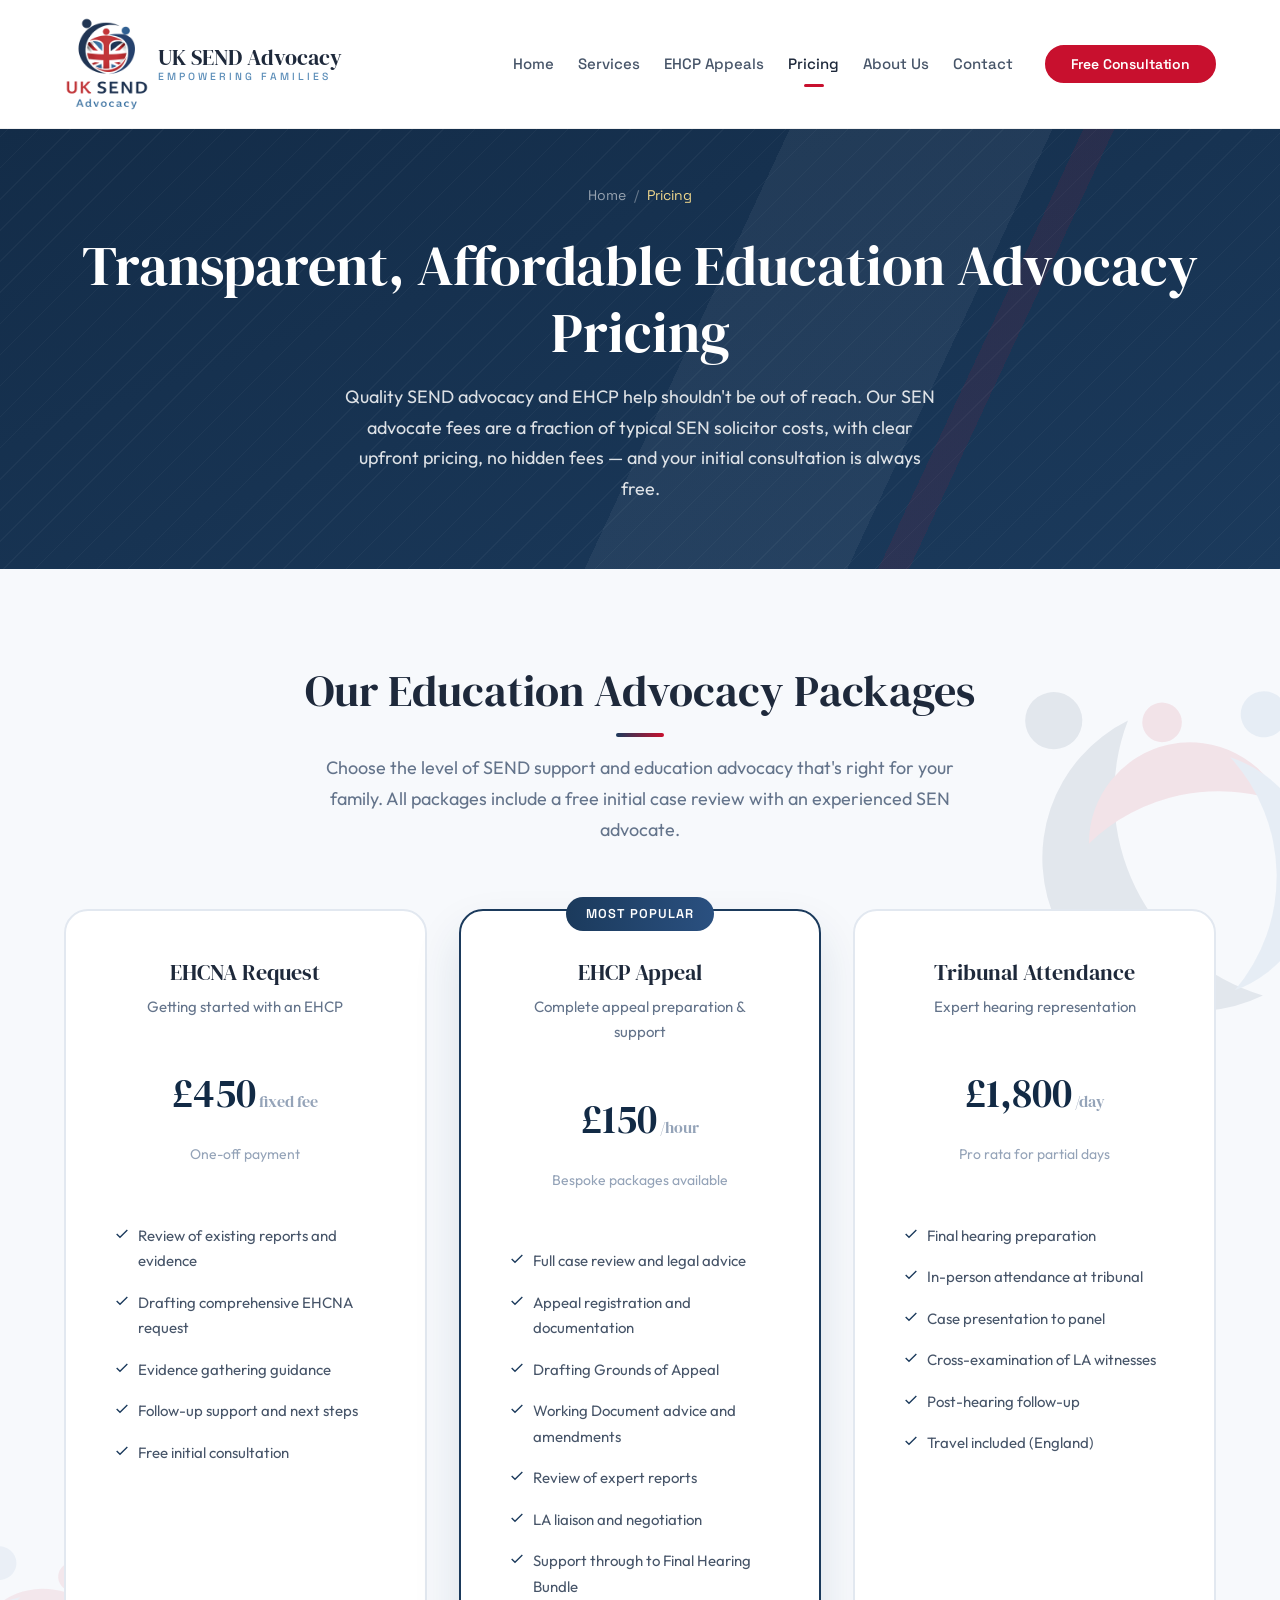
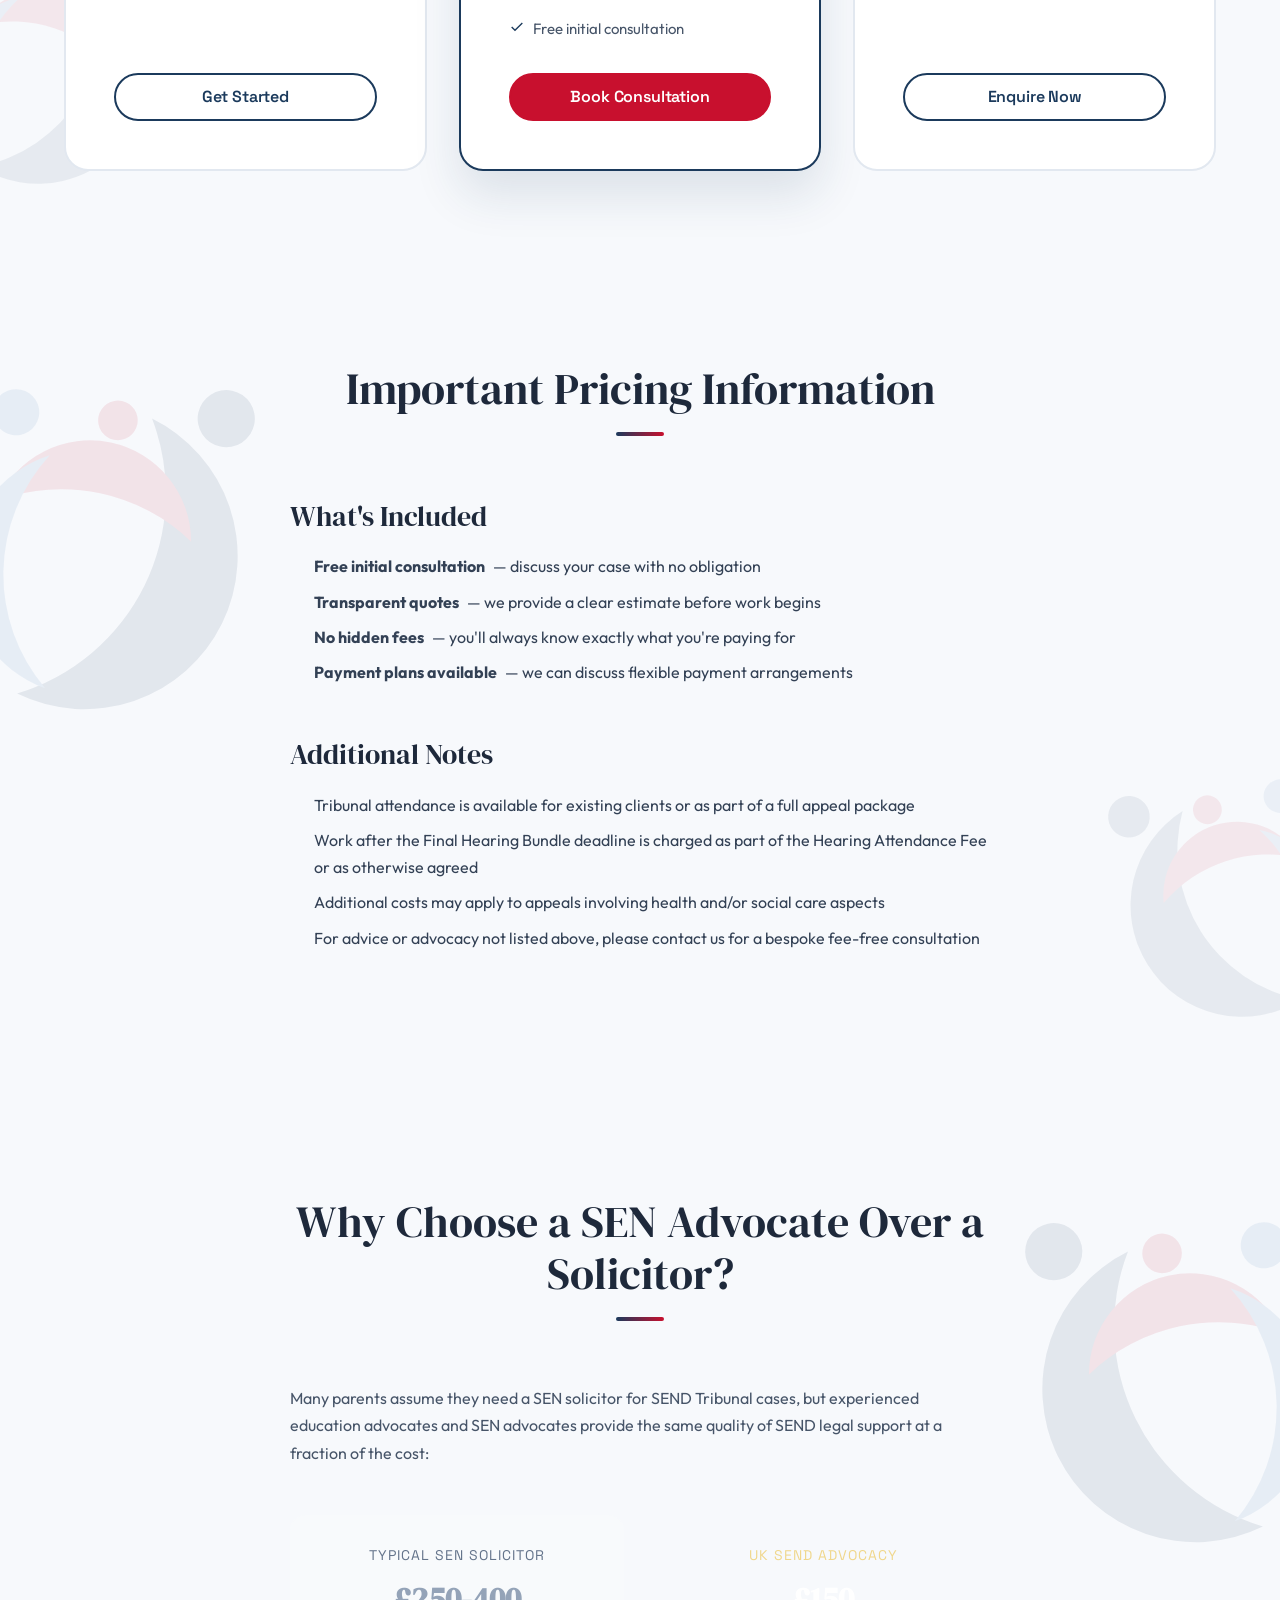
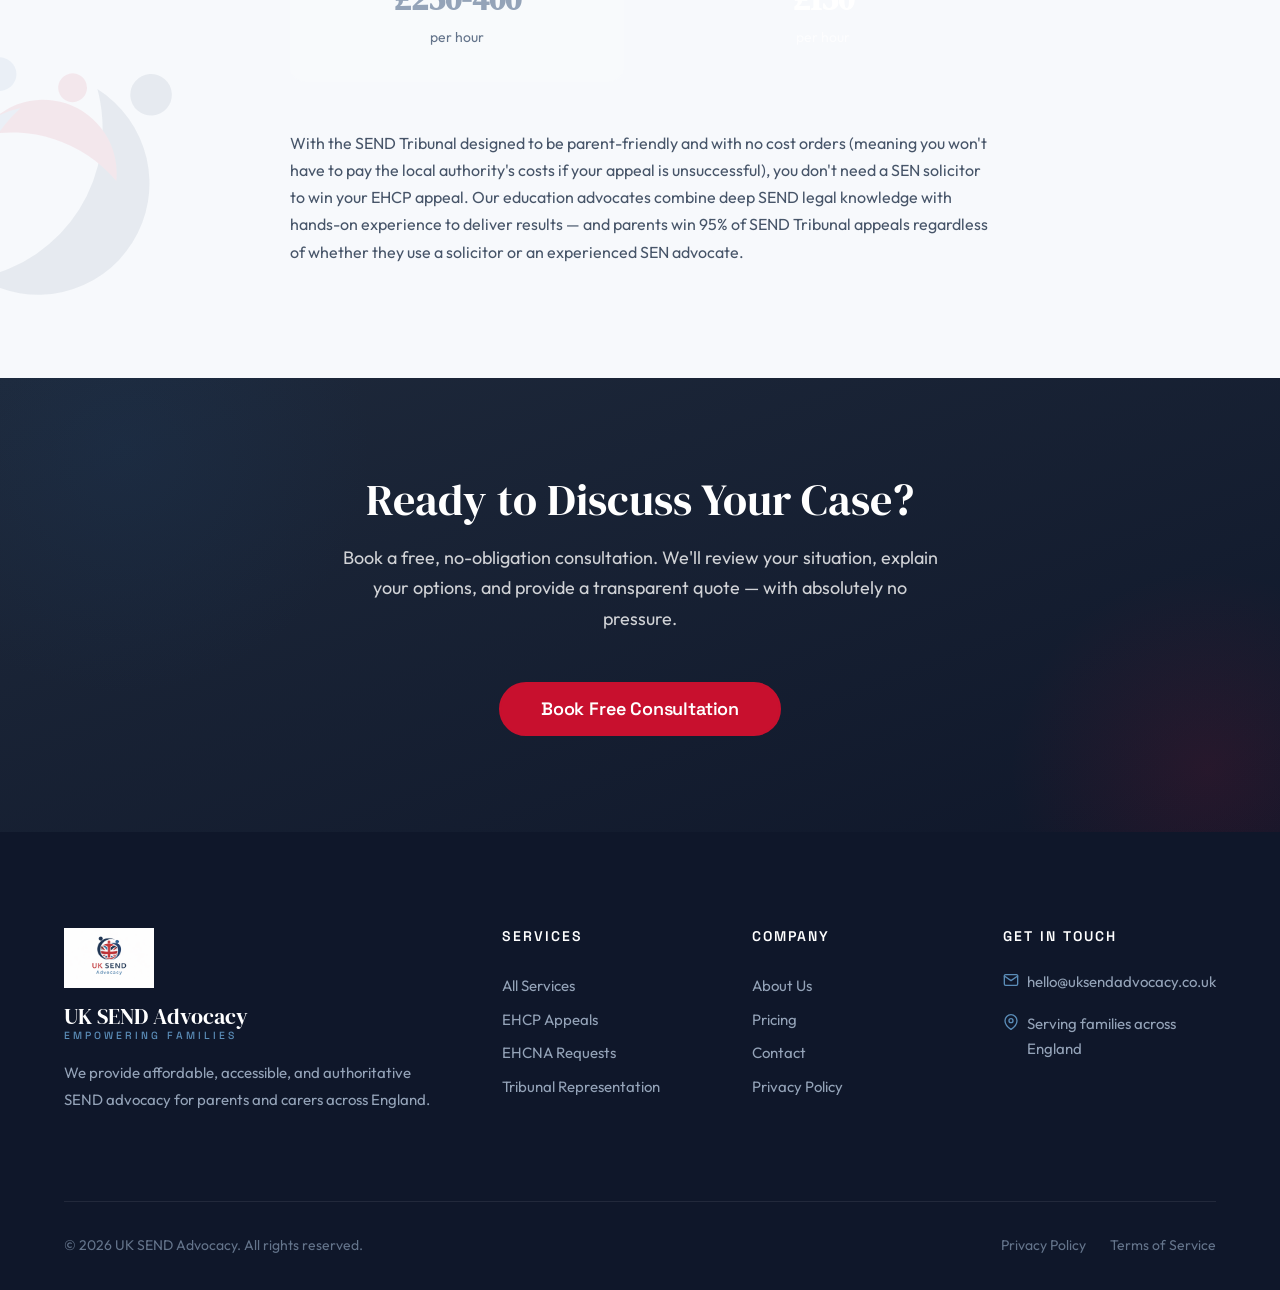
<file: pages/pricing.html>
<!DOCTYPE html>
<html lang="en-GB">
<head>
  <meta charset="UTF-8">
  <meta name="viewport" content="width=device-width, initial-scale=1.0">
  <title>SEND Advocacy Pricing | How Much Does an EHCP Appeal Cost? | Affordable SEN Advocate Fees</title>
  <meta name="description" content="Transparent, affordable education advocacy pricing. EHCNA requests from £450, EHCP appeals from £150/hour, tribunal representation £1,800/day. Much less than SEN solicitor fees. Free consultation.">
  <meta name="keywords" content="SEND advocacy cost, EHCP appeal cost, SEND tribunal costs, SEN advocate pricing, EHCP appeal fees, affordable SEND advocacy, SEND advocacy packages UK, how much does EHCP appeal cost, SEN solicitor vs advocate cost, education advocacy fees, SEND tribunal free, no cost order tribunal">
  <link rel="canonical" href="https://www.uksendadvocacy.co.uk/pages/pricing.html">

  <meta property="og:type" content="website">
  <meta property="og:title" content="Affordable SEN Advocate Fees | EHCP Appeal Costs | Education Advocacy Pricing">
  <meta property="og:description" content="Transparent education advocacy pricing. SEN advocate support from £150/hour — much less than SEN solicitor fees. Free consultation.">

  <link rel="preconnect" href="https://fonts.googleapis.com">
  <link rel="preconnect" href="https://fonts.gstatic.com" crossorigin>
  <link href="https://fonts.googleapis.com/css2?family=DM+Serif+Display&family=Outfit:wght@400;500;600;700&family=Space+Grotesk:wght@400;500;600;700&display=swap" rel="stylesheet">
  <link rel="stylesheet" href="../css/styles.css">

  <script type="application/ld+json">
  {
    "@context": "https://schema.org",
    "@type": "PriceSpecification",
    "priceCurrency": "GBP",
    "description": "SEND Advocacy services pricing starting from £150 per hour with fixed-fee packages available"
  }
  </script>
</head>
<body>

  <a href="#main-content" class="skip-link">Skip to main content</a>

  <!-- HEADER -->
  <header class="site-header" role="banner">
    <div class="header-inner">
      <a href="../index.html" class="logo" aria-label="UK SEND Advocacy - Home">
        <img src="../images/uk-send-advocacy-logo-cropped.png" alt="UK SEND Advocacy Logo">
        <div class="logo-text">UK SEND Advocacy<span>Empowering Families</span></div>
      </a>
      <nav class="main-nav" role="navigation" aria-label="Main navigation">
        <div class="nav-links">
          <a href="../index.html">Home</a>
          <a href="services.html">Services</a>
          <a href="ehcp-appeals.html">EHCP Appeals</a>
          <a href="pricing.html" class="active">Pricing</a>
          <a href="about.html">About Us</a>
          <a href="contact.html">Contact</a>
        </div>
        <div class="nav-cta">
          <a href="contact.html" class="btn btn--primary btn--sm">Free Consultation</a>
        </div>
      </nav>
      <button class="menu-toggle" aria-label="Toggle navigation menu" aria-expanded="false">
        <span></span><span></span><span></span>
      </button>
    </div>
  </header>

  <!-- PAGE HERO -->
  <section class="page-hero" id="main-content">
    <div class="container">
      <nav class="breadcrumb" aria-label="Breadcrumb">
        <a href="../index.html">Home</a>
        <span>/</span>
        <span class="current">Pricing</span>
      </nav>
      <h1>Transparent, Affordable Education Advocacy Pricing</h1>
      <p>Quality SEND advocacy and EHCP help shouldn't be out of reach. Our SEN advocate fees are a fraction of typical SEN solicitor costs, with clear upfront pricing, no hidden fees — and your initial consultation is always free.</p>
    </div>
  </section>

  <!-- PRICING CARDS -->
  <section class="section">
    <div class="container">
      <div class="section-header animate-in">
        <h2>Our Education Advocacy Packages</h2>
        <span class="accent-line"></span>
        <p>Choose the level of SEND support and education advocacy that's right for your family. All packages include a free initial case review with an experienced SEN advocate.</p>
      </div>

      <div class="pricing-grid">
        <!-- EHCNA Request -->
        <div class="pricing-card animate-in">
          <h3>EHCNA Request</h3>
          <p style="color: var(--gray-500); font-size: 0.938rem;">Getting started with an EHCP</p>
          <div class="price">&pound;450<small> fixed fee</small></div>
          <p class="price-note">One-off payment</p>
          <ul class="pricing-features">
            <li>
              <svg width="16" height="16" viewBox="0 0 24 24" fill="none" stroke="currentColor" stroke-width="2"><polyline points="20 6 9 17 4 12"/></svg>
              Review of existing reports and evidence
            </li>
            <li>
              <svg width="16" height="16" viewBox="0 0 24 24" fill="none" stroke="currentColor" stroke-width="2"><polyline points="20 6 9 17 4 12"/></svg>
              Drafting comprehensive EHCNA request
            </li>
            <li>
              <svg width="16" height="16" viewBox="0 0 24 24" fill="none" stroke="currentColor" stroke-width="2"><polyline points="20 6 9 17 4 12"/></svg>
              Evidence gathering guidance
            </li>
            <li>
              <svg width="16" height="16" viewBox="0 0 24 24" fill="none" stroke="currentColor" stroke-width="2"><polyline points="20 6 9 17 4 12"/></svg>
              Follow-up support and next steps
            </li>
            <li>
              <svg width="16" height="16" viewBox="0 0 24 24" fill="none" stroke="currentColor" stroke-width="2"><polyline points="20 6 9 17 4 12"/></svg>
              Free initial consultation
            </li>
          </ul>
          <a href="contact.html" class="btn btn--outline-navy">Get Started</a>
        </div>

        <!-- Full Appeal Package -->
        <div class="pricing-card pricing-card--featured animate-in">
          <div class="pricing-badge">Most Popular</div>
          <h3>EHCP Appeal</h3>
          <p style="color: var(--gray-500); font-size: 0.938rem;">Complete appeal preparation & support</p>
          <div class="price">&pound;150<small> /hour</small></div>
          <p class="price-note">Bespoke packages available</p>
          <ul class="pricing-features">
            <li>
              <svg width="16" height="16" viewBox="0 0 24 24" fill="none" stroke="currentColor" stroke-width="2"><polyline points="20 6 9 17 4 12"/></svg>
              Full case review and legal advice
            </li>
            <li>
              <svg width="16" height="16" viewBox="0 0 24 24" fill="none" stroke="currentColor" stroke-width="2"><polyline points="20 6 9 17 4 12"/></svg>
              Appeal registration and documentation
            </li>
            <li>
              <svg width="16" height="16" viewBox="0 0 24 24" fill="none" stroke="currentColor" stroke-width="2"><polyline points="20 6 9 17 4 12"/></svg>
              Drafting Grounds of Appeal
            </li>
            <li>
              <svg width="16" height="16" viewBox="0 0 24 24" fill="none" stroke="currentColor" stroke-width="2"><polyline points="20 6 9 17 4 12"/></svg>
              Working Document advice and amendments
            </li>
            <li>
              <svg width="16" height="16" viewBox="0 0 24 24" fill="none" stroke="currentColor" stroke-width="2"><polyline points="20 6 9 17 4 12"/></svg>
              Review of expert reports
            </li>
            <li>
              <svg width="16" height="16" viewBox="0 0 24 24" fill="none" stroke="currentColor" stroke-width="2"><polyline points="20 6 9 17 4 12"/></svg>
              LA liaison and negotiation
            </li>
            <li>
              <svg width="16" height="16" viewBox="0 0 24 24" fill="none" stroke="currentColor" stroke-width="2"><polyline points="20 6 9 17 4 12"/></svg>
              Support through to Final Hearing Bundle
            </li>
            <li>
              <svg width="16" height="16" viewBox="0 0 24 24" fill="none" stroke="currentColor" stroke-width="2"><polyline points="20 6 9 17 4 12"/></svg>
              Free initial consultation
            </li>
          </ul>
          <a href="contact.html" class="btn btn--primary">Book Consultation</a>
        </div>

        <!-- Tribunal Attendance -->
        <div class="pricing-card animate-in">
          <h3>Tribunal Attendance</h3>
          <p style="color: var(--gray-500); font-size: 0.938rem;">Expert hearing representation</p>
          <div class="price">&pound;1,800<small> /day</small></div>
          <p class="price-note">Pro rata for partial days</p>
          <ul class="pricing-features">
            <li>
              <svg width="16" height="16" viewBox="0 0 24 24" fill="none" stroke="currentColor" stroke-width="2"><polyline points="20 6 9 17 4 12"/></svg>
              Final hearing preparation
            </li>
            <li>
              <svg width="16" height="16" viewBox="0 0 24 24" fill="none" stroke="currentColor" stroke-width="2"><polyline points="20 6 9 17 4 12"/></svg>
              In-person attendance at tribunal
            </li>
            <li>
              <svg width="16" height="16" viewBox="0 0 24 24" fill="none" stroke="currentColor" stroke-width="2"><polyline points="20 6 9 17 4 12"/></svg>
              Case presentation to panel
            </li>
            <li>
              <svg width="16" height="16" viewBox="0 0 24 24" fill="none" stroke="currentColor" stroke-width="2"><polyline points="20 6 9 17 4 12"/></svg>
              Cross-examination of LA witnesses
            </li>
            <li>
              <svg width="16" height="16" viewBox="0 0 24 24" fill="none" stroke="currentColor" stroke-width="2"><polyline points="20 6 9 17 4 12"/></svg>
              Post-hearing follow-up
            </li>
            <li>
              <svg width="16" height="16" viewBox="0 0 24 24" fill="none" stroke="currentColor" stroke-width="2"><polyline points="20 6 9 17 4 12"/></svg>
              Travel included (England)
            </li>
          </ul>
          <a href="contact.html" class="btn btn--outline-navy">Enquire Now</a>
        </div>
      </div>
    </div>
  </section>

  <!-- ADDITIONAL PRICING INFO -->
  <section class="section section--gray">
    <div class="container container--narrow">
      <div class="section-header animate-in">
        <h2>Important Pricing Information</h2>
        <span class="accent-line"></span>
      </div>

      <div class="animate-in" style="max-width: 700px; margin: 0 auto;">
        <h3 style="margin-bottom: var(--space-md);">What's Included</h3>
        <ul class="content-text" style="margin-bottom: var(--space-2xl);">
          <li style="display: flex; align-items: flex-start; gap: 0.5rem; padding: 0.25rem 0; color: var(--gray-700);">
            <svg width="16" height="16" viewBox="0 0 24 24" fill="none" stroke="var(--teal)" stroke-width="2" style="flex-shrink:0; margin-top: 4px;"><polyline points="20 6 9 17 4 12"/></svg>
            <strong>Free initial consultation</strong> — discuss your case with no obligation
          </li>
          <li style="display: flex; align-items: flex-start; gap: 0.5rem; padding: 0.25rem 0; color: var(--gray-700);">
            <svg width="16" height="16" viewBox="0 0 24 24" fill="none" stroke="var(--teal)" stroke-width="2" style="flex-shrink:0; margin-top: 4px;"><polyline points="20 6 9 17 4 12"/></svg>
            <strong>Transparent quotes</strong> — we provide a clear estimate before work begins
          </li>
          <li style="display: flex; align-items: flex-start; gap: 0.5rem; padding: 0.25rem 0; color: var(--gray-700);">
            <svg width="16" height="16" viewBox="0 0 24 24" fill="none" stroke="var(--teal)" stroke-width="2" style="flex-shrink:0; margin-top: 4px;"><polyline points="20 6 9 17 4 12"/></svg>
            <strong>No hidden fees</strong> — you'll always know exactly what you're paying for
          </li>
          <li style="display: flex; align-items: flex-start; gap: 0.5rem; padding: 0.25rem 0; color: var(--gray-700);">
            <svg width="16" height="16" viewBox="0 0 24 24" fill="none" stroke="var(--teal)" stroke-width="2" style="flex-shrink:0; margin-top: 4px;"><polyline points="20 6 9 17 4 12"/></svg>
            <strong>Payment plans available</strong> — we can discuss flexible payment arrangements
          </li>
        </ul>

        <h3 style="margin-bottom: var(--space-md);">Additional Notes</h3>
        <ul class="content-text" style="margin-bottom: var(--space-2xl);">
          <li style="display: flex; align-items: flex-start; gap: 0.5rem; padding: 0.25rem 0; color: var(--gray-700);">
            <svg width="16" height="16" viewBox="0 0 24 24" fill="none" stroke="var(--navy)" stroke-width="2" style="flex-shrink:0; margin-top: 4px;"><circle cx="12" cy="12" r="10"/><line x1="12" y1="8" x2="12" y2="12"/><line x1="12" y1="16" x2="12.01" y2="16"/></svg>
            Tribunal attendance is available for existing clients or as part of a full appeal package
          </li>
          <li style="display: flex; align-items: flex-start; gap: 0.5rem; padding: 0.25rem 0; color: var(--gray-700);">
            <svg width="16" height="16" viewBox="0 0 24 24" fill="none" stroke="var(--navy)" stroke-width="2" style="flex-shrink:0; margin-top: 4px;"><circle cx="12" cy="12" r="10"/><line x1="12" y1="8" x2="12" y2="12"/><line x1="12" y1="16" x2="12.01" y2="16"/></svg>
            Work after the Final Hearing Bundle deadline is charged as part of the Hearing Attendance Fee or as otherwise agreed
          </li>
          <li style="display: flex; align-items: flex-start; gap: 0.5rem; padding: 0.25rem 0; color: var(--gray-700);">
            <svg width="16" height="16" viewBox="0 0 24 24" fill="none" stroke="var(--navy)" stroke-width="2" style="flex-shrink:0; margin-top: 4px;"><circle cx="12" cy="12" r="10"/><line x1="12" y1="8" x2="12" y2="12"/><line x1="12" y1="16" x2="12.01" y2="16"/></svg>
            Additional costs may apply to appeals involving health and/or social care aspects
          </li>
          <li style="display: flex; align-items: flex-start; gap: 0.5rem; padding: 0.25rem 0; color: var(--gray-700);">
            <svg width="16" height="16" viewBox="0 0 24 24" fill="none" stroke="var(--navy)" stroke-width="2" style="flex-shrink:0; margin-top: 4px;"><circle cx="12" cy="12" r="10"/><line x1="12" y1="8" x2="12" y2="12"/><line x1="12" y1="16" x2="12.01" y2="16"/></svg>
            For advice or advocacy not listed above, please contact us for a bespoke fee-free consultation
          </li>
        </ul>
      </div>
    </div>
  </section>

  <!-- COMPARISON -->
  <section class="section">
    <div class="container container--narrow">
      <div class="section-header animate-in">
        <h2>Why Choose a SEN Advocate Over a Solicitor?</h2>
        <span class="accent-line"></span>
      </div>

      <div class="animate-in" style="max-width: 700px; margin: 0 auto;">
        <p>Many parents assume they need a SEN solicitor for SEND Tribunal cases, but experienced education advocates and SEN advocates provide the same quality of SEND legal support at a fraction of the cost:</p>

        <div style="display: grid; grid-template-columns: 1fr 1fr; gap: var(--space-xl); margin: var(--space-2xl) 0;">
          <div style="background: var(--gray-50); border-radius: var(--radius-lg); padding: var(--space-xl); text-align: center;">
            <h4 style="color: var(--gray-500); font-family: var(--font-accent); font-size: 0.875rem; text-transform: uppercase; letter-spacing: 1px; margin-bottom: var(--space-sm);">Typical SEN Solicitor</h4>
            <div style="font-family: var(--font-heading); font-size: 2rem; font-weight: 700; color: var(--gray-400);">&pound;250-400</div>
            <div style="font-size: 0.875rem; color: var(--gray-500);">per hour</div>
          </div>
          <div style="background: var(--navy); border-radius: var(--radius-lg); padding: var(--space-xl); text-align: center; color: var(--white);">
            <h4 style="color: var(--gold-light); font-family: var(--font-accent); font-size: 0.875rem; text-transform: uppercase; letter-spacing: 1px; margin-bottom: var(--space-sm);">UK SEND Advocacy</h4>
            <div style="font-family: var(--font-heading); font-size: 2rem; font-weight: 700; color: var(--white);">&pound;150</div>
            <div style="font-size: 0.875rem; color: rgba(255,255,255,0.7);">per hour</div>
          </div>
        </div>

        <p>With the SEND Tribunal designed to be parent-friendly and with no cost orders (meaning you won't have to pay the local authority's costs if your appeal is unsuccessful), you don't need a SEN solicitor to win your EHCP appeal. Our education advocates combine deep SEND legal knowledge with hands-on experience to deliver results — and parents win 95% of SEND Tribunal appeals regardless of whether they use a solicitor or an experienced SEN advocate.</p>
      </div>
    </div>
  </section>

  <!-- CTA -->
  <section class="cta-section">
    <div class="container">
      <h2>Ready to Discuss Your Case?</h2>
      <p>Book a free, no-obligation consultation. We'll review your situation, explain your options, and provide a transparent quote — with absolutely no pressure.</p>
      <a href="contact.html" class="btn btn--primary btn--lg">Book Free Consultation</a>
    </div>
  </section>

  <!-- FOOTER -->
  <footer class="site-footer" role="contentinfo">
    <div class="container">
      <div class="footer-grid">
        <div class="footer-brand">
          <img src="../images/uk-send-advocacy-logo.png" alt="UK SEND Advocacy Logo" class="footer-logo">
          <div class="logo-text">UK SEND Advocacy<span>Empowering Families</span></div>
          <p>We provide affordable, accessible, and authoritative SEND advocacy for parents and carers across England.</p>
        </div>
        <div class="footer-col">
          <h4>Services</h4>
          <a href="services.html">All Services</a>
          <a href="ehcp-appeals.html">EHCP Appeals</a>
          <a href="services.html#ehcna-requests">EHCNA Requests</a>
          <a href="services.html#tribunal">Tribunal Representation</a>
        </div>
        <div class="footer-col">
          <h4>Company</h4>
          <a href="about.html">About Us</a>
          <a href="pricing.html">Pricing</a>
          <a href="contact.html">Contact</a>
          <a href="privacy.html">Privacy Policy</a>
        </div>
        <div class="footer-col">
          <h4>Get in Touch</h4>
          <div class="footer-contact-item">
            <svg width="16" height="16" viewBox="0 0 24 24" fill="none" stroke="currentColor" stroke-width="2" stroke-linecap="round" stroke-linejoin="round"><path d="M4 4h16c1.1 0 2 .9 2 2v12c0 1.1-.9 2-2 2H4c-1.1 0-2-.9-2-2V6c0-1.1.9-2 2-2z"/><polyline points="22,6 12,13 2,6"/></svg>
            <span>hello@uksendadvocacy.co.uk</span>
          </div>
          <div class="footer-contact-item">
            <svg width="16" height="16" viewBox="0 0 24 24" fill="none" stroke="currentColor" stroke-width="2" stroke-linecap="round" stroke-linejoin="round"><path d="M21 10c0 7-9 13-9 13s-9-6-9-13a9 9 0 0 1 18 0z"/><circle cx="12" cy="10" r="3"/></svg>
            <span>Serving families across England</span>
          </div>
        </div>
      </div>
      <div class="footer-bottom">
        <p>&copy; 2026 UK SEND Advocacy. All rights reserved.</p>
        <div class="footer-legal">
          <a href="privacy.html">Privacy Policy</a>
          <a href="terms.html">Terms of Service</a>
        </div>
      </div>
    </div>
  </footer>

  <script src="../js/main.js"></script>
</body>
</html>
</file>
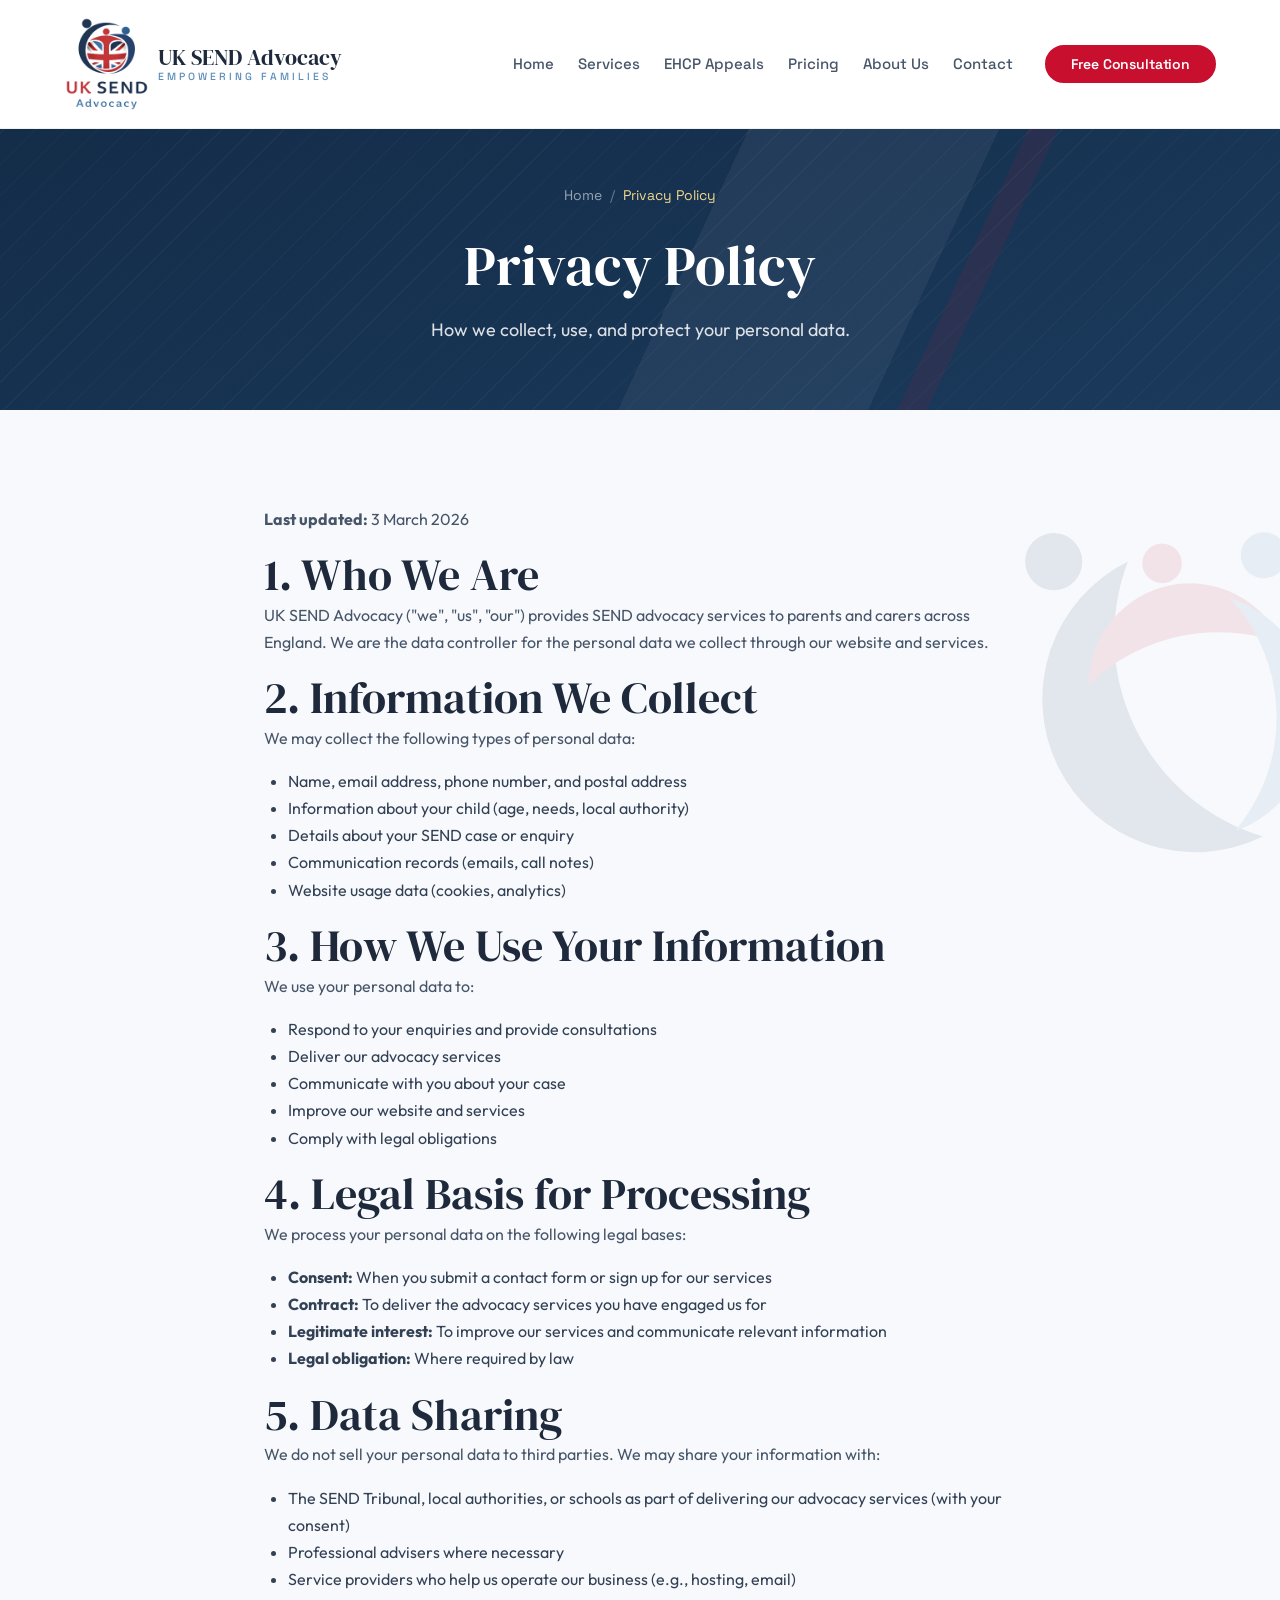
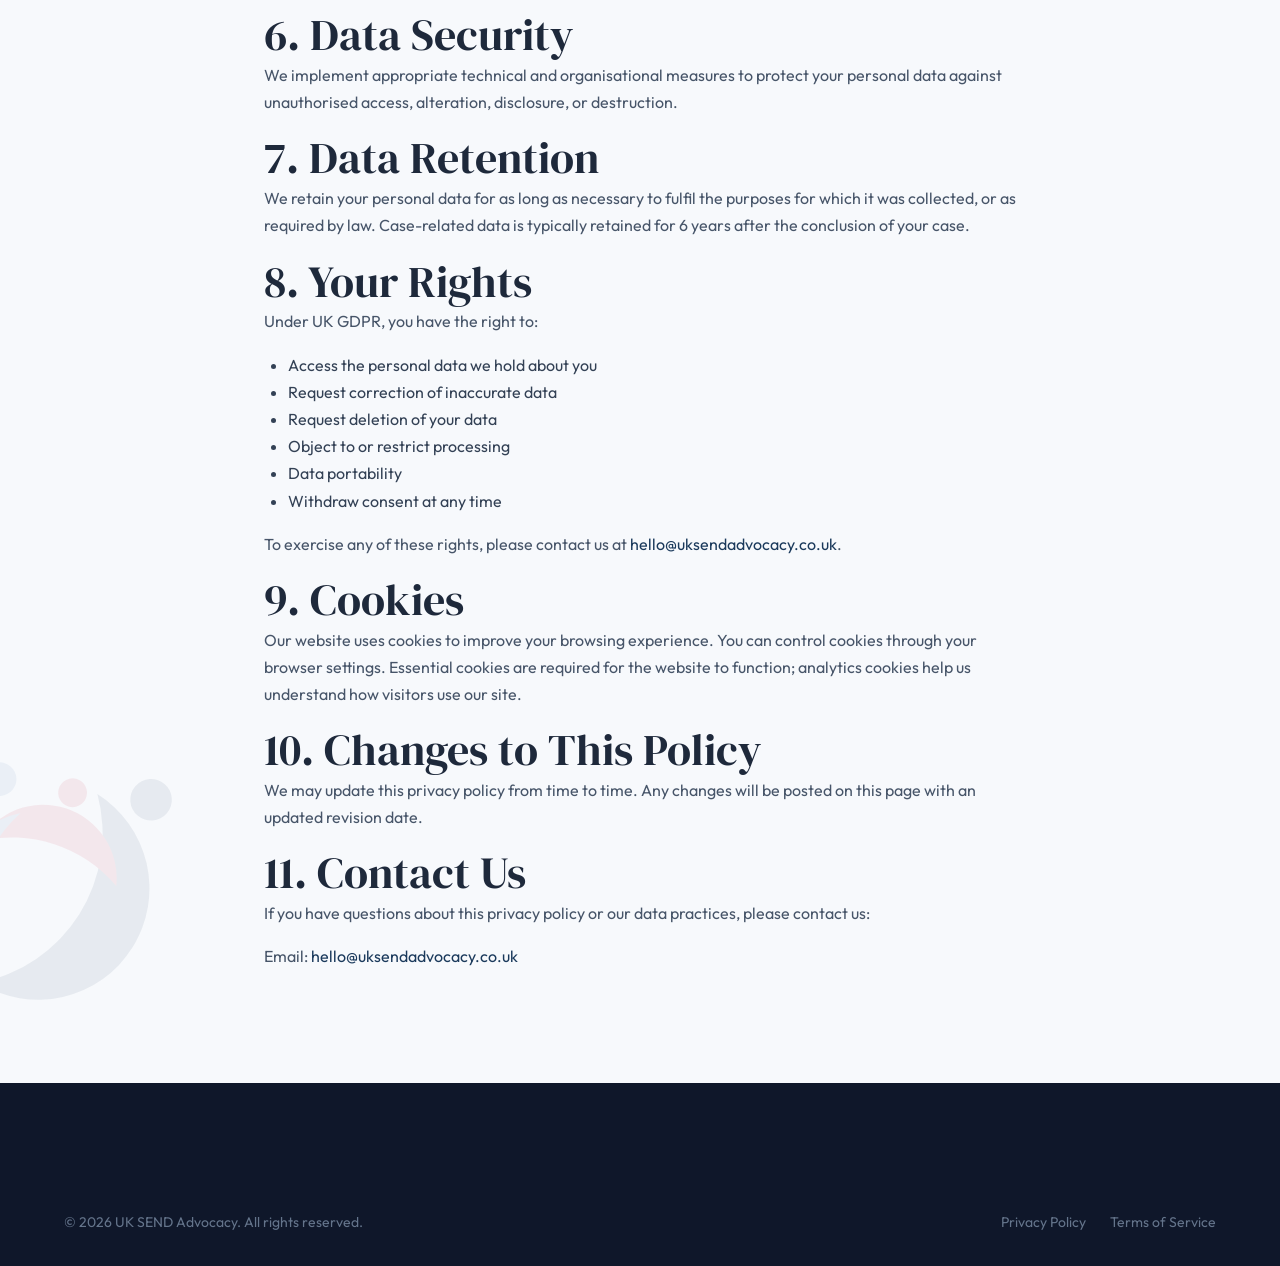
<file: pages/privacy.html>
<!DOCTYPE html>
<html lang="en-GB">
<head>
  <meta charset="UTF-8">
  <meta name="viewport" content="width=device-width, initial-scale=1.0">
  <title>Privacy Policy | UK SEND Advocacy</title>
  <meta name="description" content="Privacy policy for UK SEND Advocacy. How we collect, use, and protect your personal data in accordance with UK GDPR and the Data Protection Act 2018.">
  <meta name="robots" content="noindex, follow">
  <link rel="canonical" href="https://www.uksendadvocacy.co.uk/pages/privacy.html">

  <link rel="preconnect" href="https://fonts.googleapis.com">
  <link rel="preconnect" href="https://fonts.gstatic.com" crossorigin>
  <link href="https://fonts.googleapis.com/css2?family=DM+Serif+Display&family=Outfit:wght@400;500;600;700&family=Space+Grotesk:wght@400;500;600;700&display=swap" rel="stylesheet">
  <link rel="stylesheet" href="../css/styles.css">
</head>
<body>

  <a href="#main-content" class="skip-link">Skip to main content</a>

  <header class="site-header" role="banner">
    <div class="header-inner">
      <a href="../index.html" class="logo" aria-label="UK SEND Advocacy - Home">
        <img src="../images/uk-send-advocacy-logo-cropped.png" alt="UK SEND Advocacy Logo">
        <div class="logo-text">UK SEND Advocacy<span>Empowering Families</span></div>
      </a>
      <nav class="main-nav" role="navigation" aria-label="Main navigation">
        <div class="nav-links">
          <a href="../index.html">Home</a>
          <a href="services.html">Services</a>
          <a href="ehcp-appeals.html">EHCP Appeals</a>
          <a href="pricing.html">Pricing</a>
          <a href="about.html">About Us</a>
          <a href="contact.html">Contact</a>
        </div>
        <div class="nav-cta">
          <a href="contact.html" class="btn btn--primary btn--sm">Free Consultation</a>
        </div>
      </nav>
      <button class="menu-toggle" aria-label="Toggle navigation menu" aria-expanded="false">
        <span></span><span></span><span></span>
      </button>
    </div>
  </header>

  <section class="page-hero" id="main-content">
    <div class="container">
      <nav class="breadcrumb" aria-label="Breadcrumb">
        <a href="../index.html">Home</a>
        <span>/</span>
        <span class="current">Privacy Policy</span>
      </nav>
      <h1>Privacy Policy</h1>
      <p>How we collect, use, and protect your personal data.</p>
    </div>
  </section>

  <section class="section">
    <div class="container container--narrow">
      <p><strong>Last updated:</strong> 3 March 2026</p>

      <h2>1. Who We Are</h2>
      <p>UK SEND Advocacy ("we", "us", "our") provides SEND advocacy services to parents and carers across England. We are the data controller for the personal data we collect through our website and services.</p>

      <h2>2. Information We Collect</h2>
      <p>We may collect the following types of personal data:</p>
      <ul style="list-style: disc; padding-left: 1.5rem; margin-bottom: 1rem;">
        <li>Name, email address, phone number, and postal address</li>
        <li>Information about your child (age, needs, local authority)</li>
        <li>Details about your SEND case or enquiry</li>
        <li>Communication records (emails, call notes)</li>
        <li>Website usage data (cookies, analytics)</li>
      </ul>

      <h2>3. How We Use Your Information</h2>
      <p>We use your personal data to:</p>
      <ul style="list-style: disc; padding-left: 1.5rem; margin-bottom: 1rem;">
        <li>Respond to your enquiries and provide consultations</li>
        <li>Deliver our advocacy services</li>
        <li>Communicate with you about your case</li>
        <li>Improve our website and services</li>
        <li>Comply with legal obligations</li>
      </ul>

      <h2>4. Legal Basis for Processing</h2>
      <p>We process your personal data on the following legal bases:</p>
      <ul style="list-style: disc; padding-left: 1.5rem; margin-bottom: 1rem;">
        <li><strong>Consent:</strong> When you submit a contact form or sign up for our services</li>
        <li><strong>Contract:</strong> To deliver the advocacy services you have engaged us for</li>
        <li><strong>Legitimate interest:</strong> To improve our services and communicate relevant information</li>
        <li><strong>Legal obligation:</strong> Where required by law</li>
      </ul>

      <h2>5. Data Sharing</h2>
      <p>We do not sell your personal data to third parties. We may share your information with:</p>
      <ul style="list-style: disc; padding-left: 1.5rem; margin-bottom: 1rem;">
        <li>The SEND Tribunal, local authorities, or schools as part of delivering our advocacy services (with your consent)</li>
        <li>Professional advisers where necessary</li>
        <li>Service providers who help us operate our business (e.g., hosting, email)</li>
      </ul>

      <h2>6. Data Security</h2>
      <p>We implement appropriate technical and organisational measures to protect your personal data against unauthorised access, alteration, disclosure, or destruction.</p>

      <h2>7. Data Retention</h2>
      <p>We retain your personal data for as long as necessary to fulfil the purposes for which it was collected, or as required by law. Case-related data is typically retained for 6 years after the conclusion of your case.</p>

      <h2>8. Your Rights</h2>
      <p>Under UK GDPR, you have the right to:</p>
      <ul style="list-style: disc; padding-left: 1.5rem; margin-bottom: 1rem;">
        <li>Access the personal data we hold about you</li>
        <li>Request correction of inaccurate data</li>
        <li>Request deletion of your data</li>
        <li>Object to or restrict processing</li>
        <li>Data portability</li>
        <li>Withdraw consent at any time</li>
      </ul>
      <p>To exercise any of these rights, please contact us at <a href="mailto:hello@uksendadvocacy.co.uk">hello@uksendadvocacy.co.uk</a>.</p>

      <h2>9. Cookies</h2>
      <p>Our website uses cookies to improve your browsing experience. You can control cookies through your browser settings. Essential cookies are required for the website to function; analytics cookies help us understand how visitors use our site.</p>

      <h2>10. Changes to This Policy</h2>
      <p>We may update this privacy policy from time to time. Any changes will be posted on this page with an updated revision date.</p>

      <h2>11. Contact Us</h2>
      <p>If you have questions about this privacy policy or our data practices, please contact us:</p>
      <p>Email: <a href="mailto:hello@uksendadvocacy.co.uk">hello@uksendadvocacy.co.uk</a></p>
    </div>
  </section>

  <footer class="site-footer" role="contentinfo">
    <div class="container">
      <div class="footer-bottom" style="border-top: none; padding-top: var(--space-xl);">
        <p>&copy; 2026 UK SEND Advocacy. All rights reserved.</p>
        <div class="footer-legal">
          <a href="privacy.html">Privacy Policy</a>
          <a href="terms.html">Terms of Service</a>
        </div>
      </div>
    </div>
  </footer>

  <script src="../js/main.js"></script>
</body>
</html>
</file>
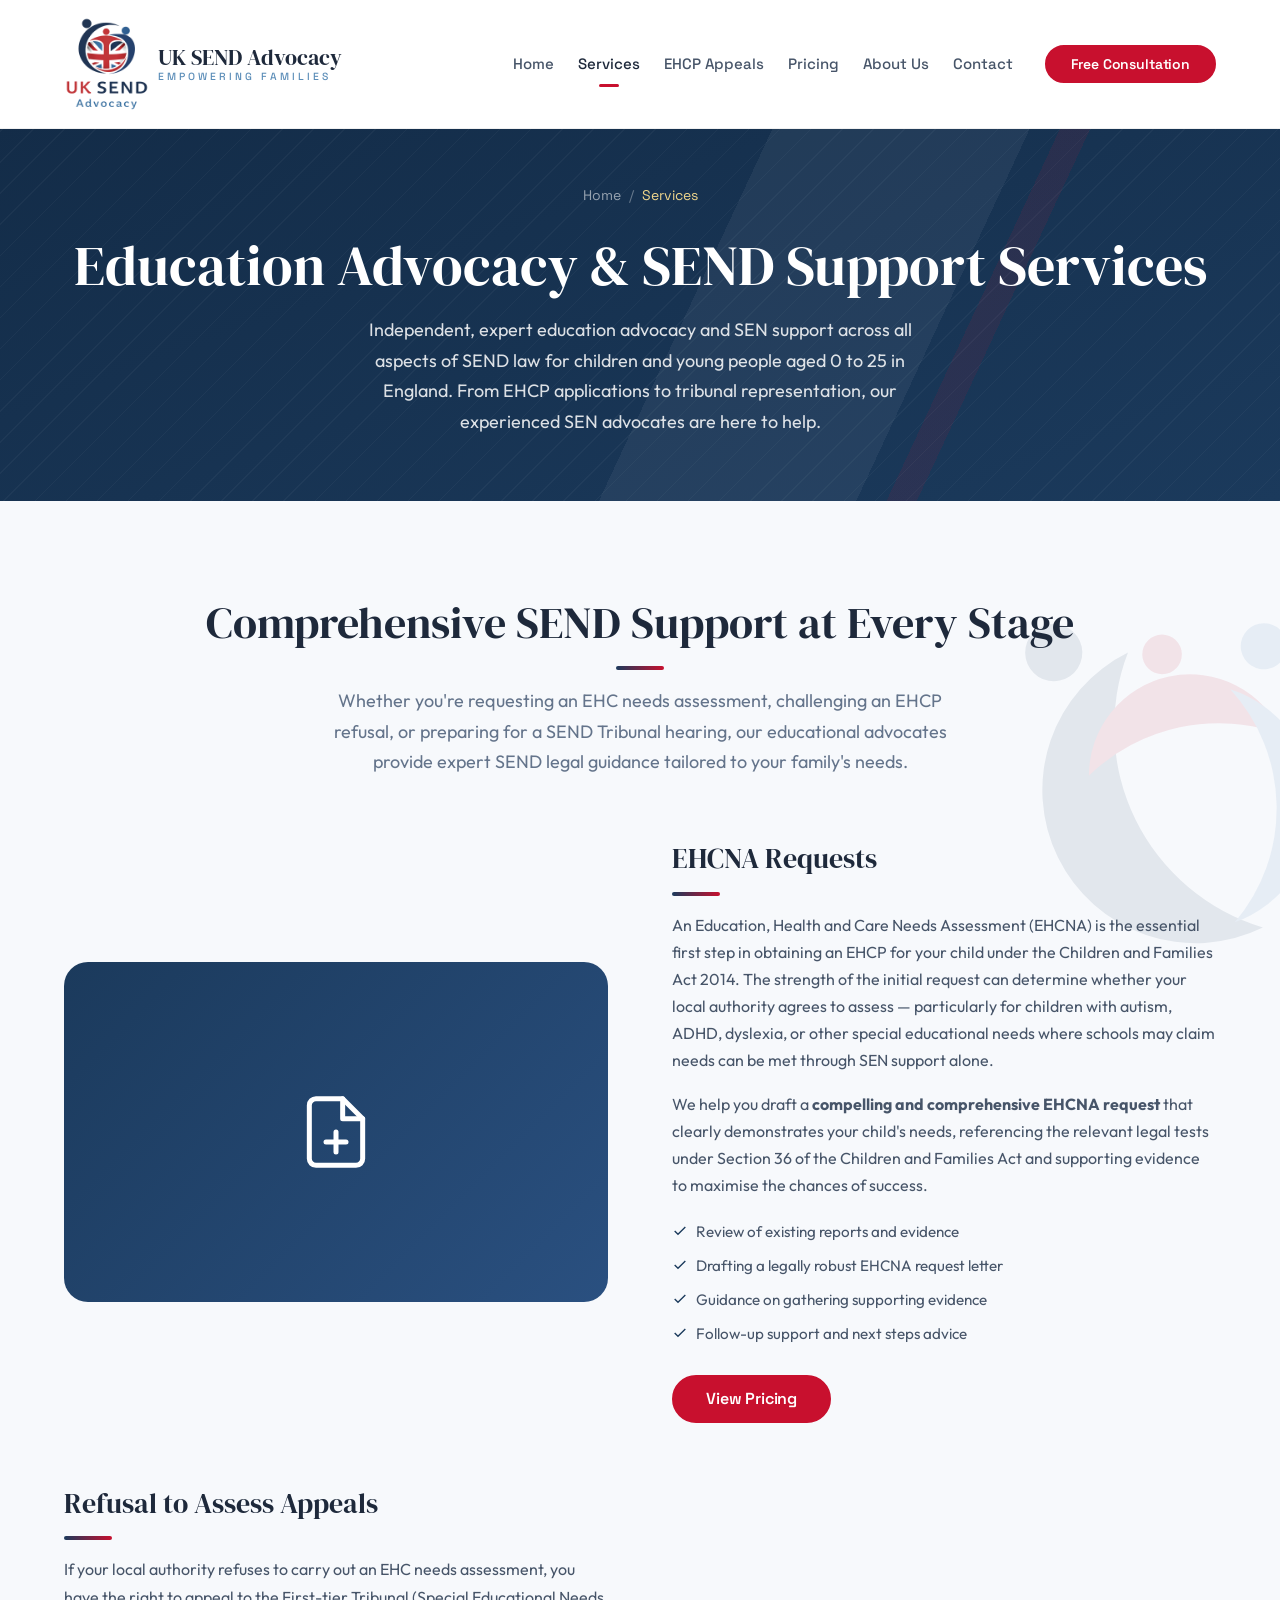
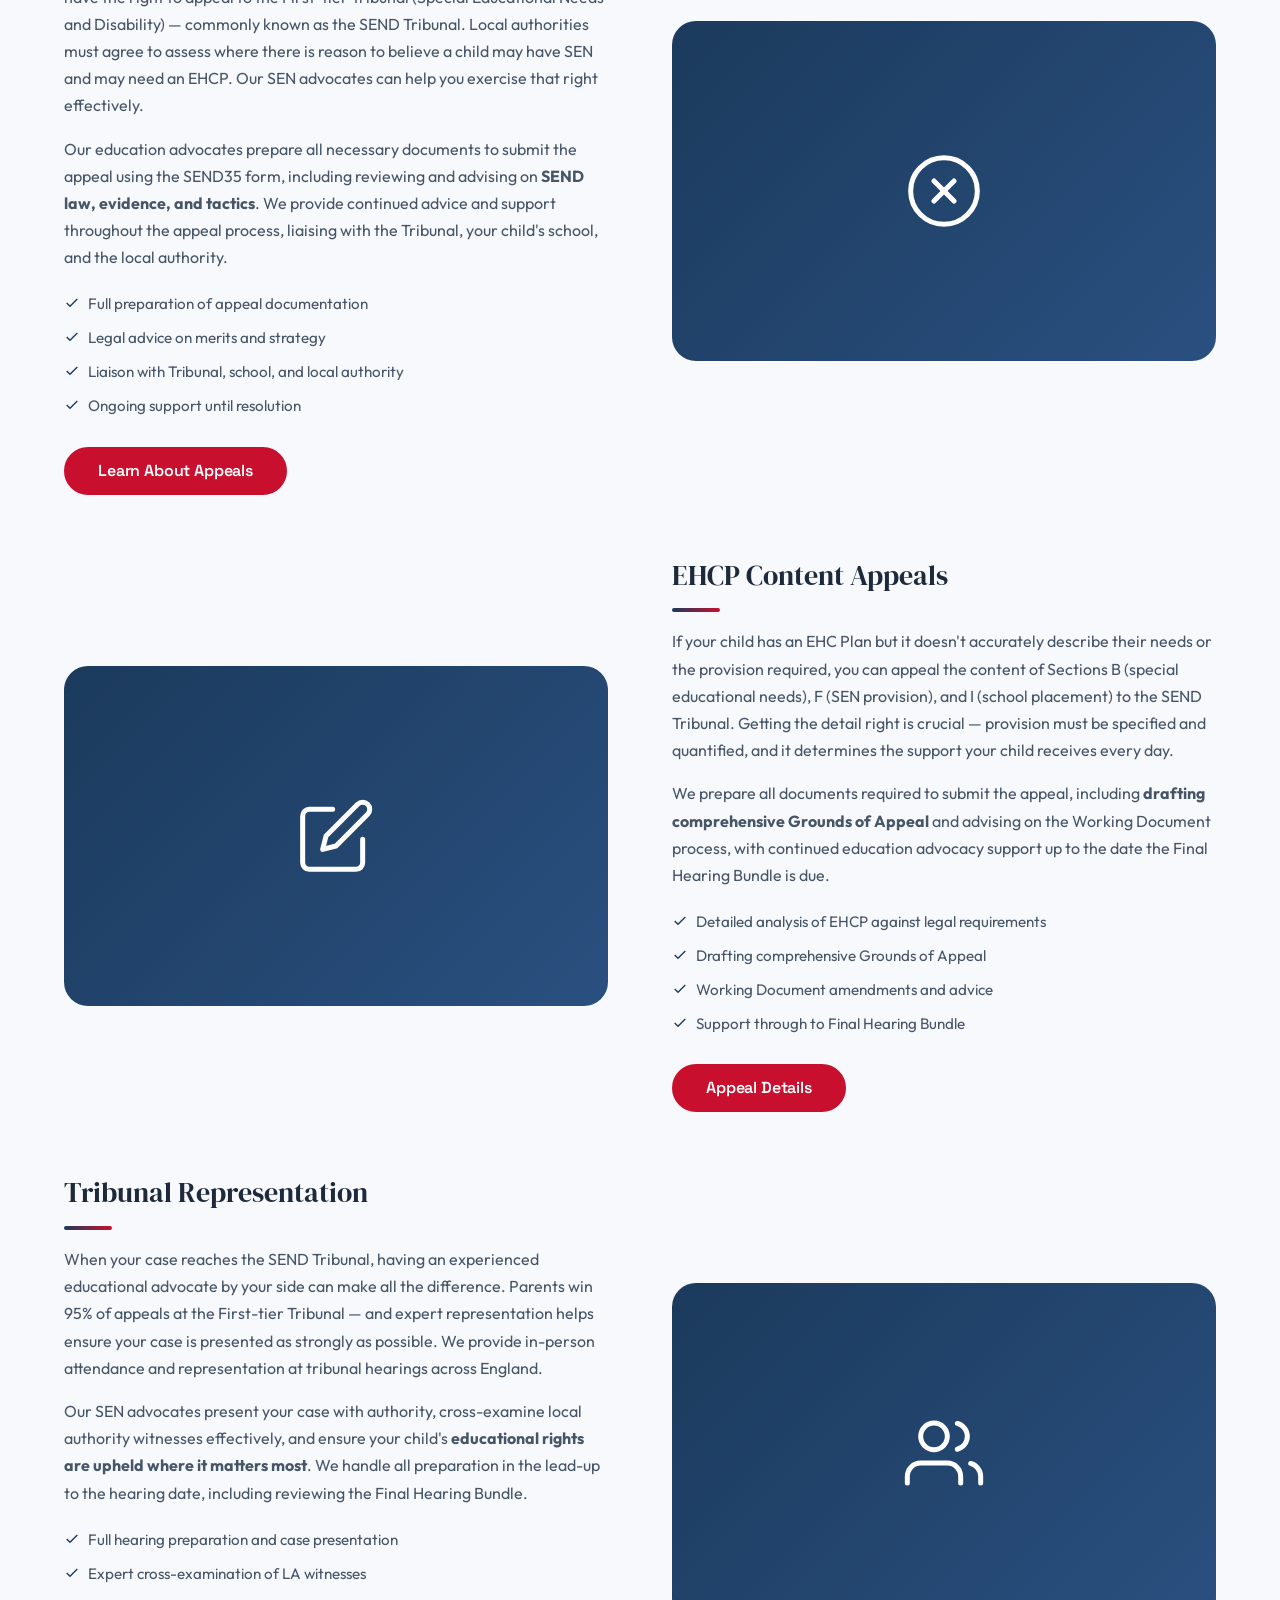
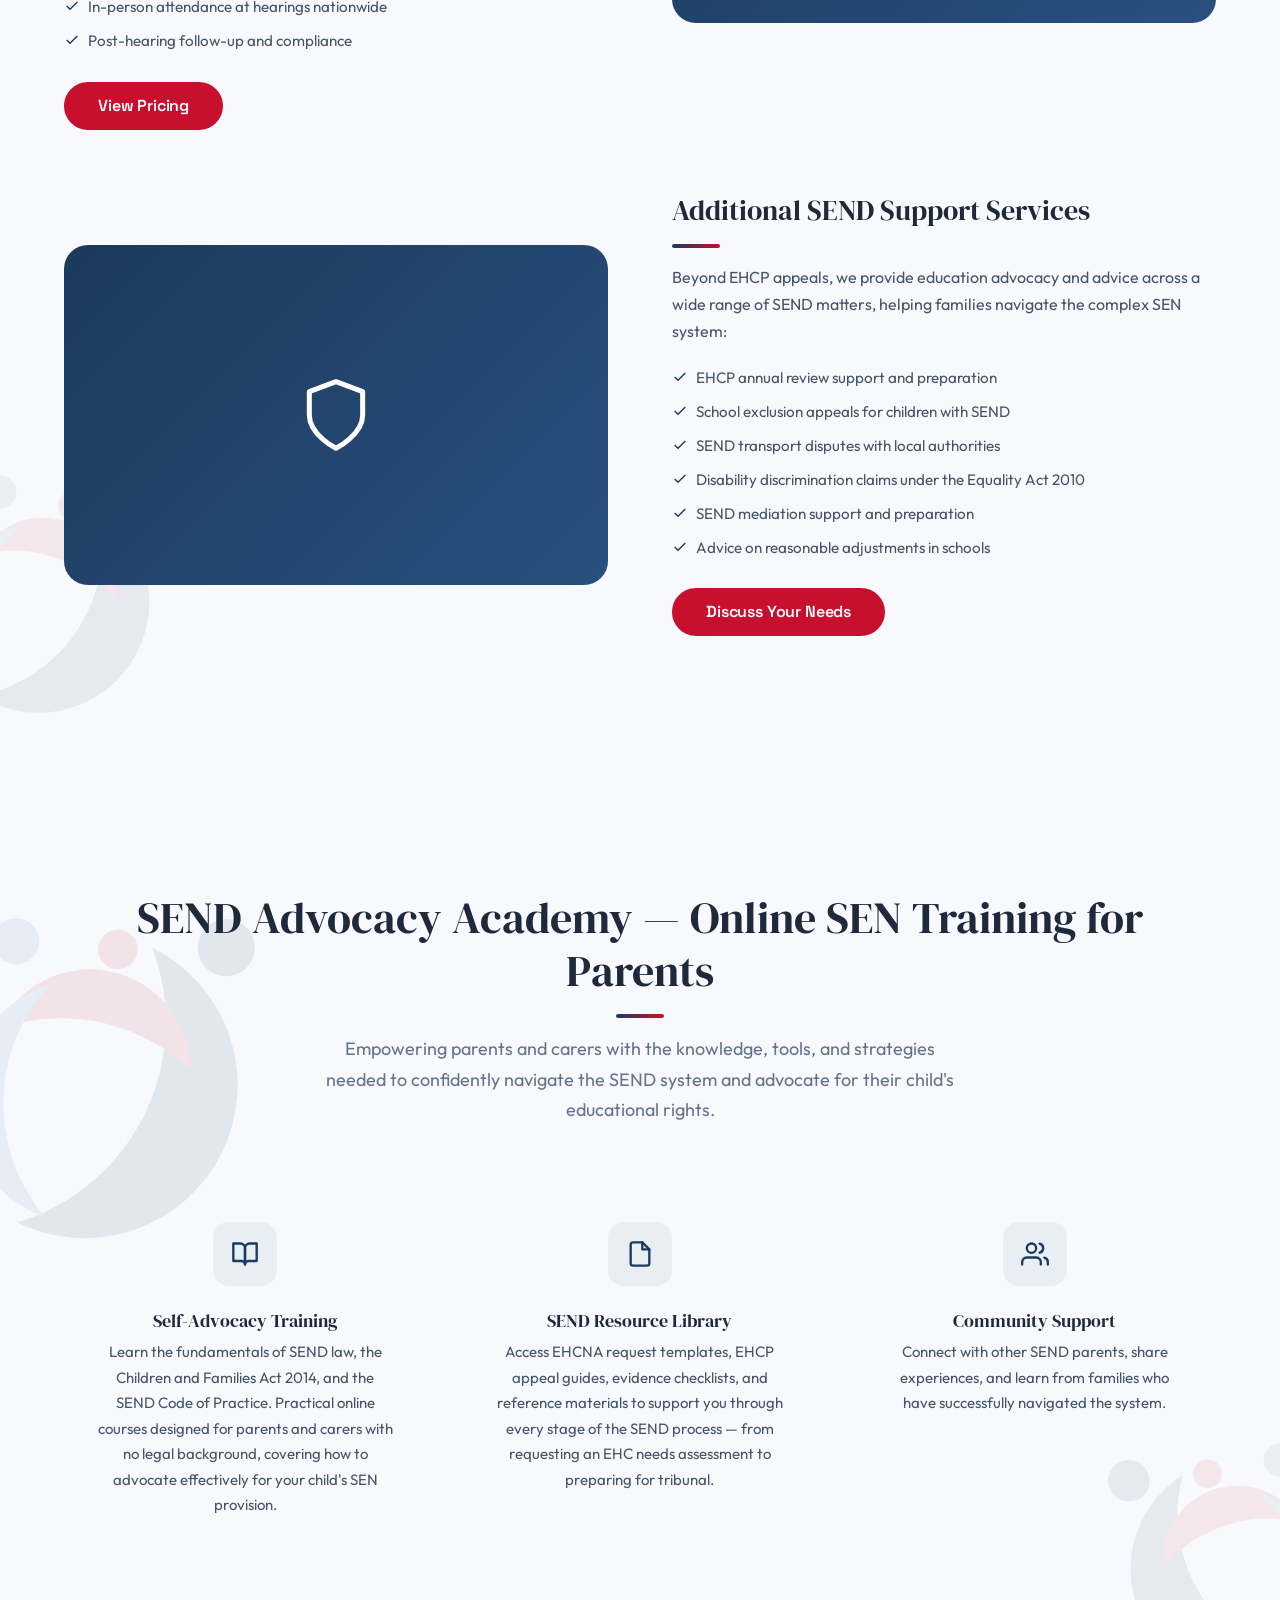
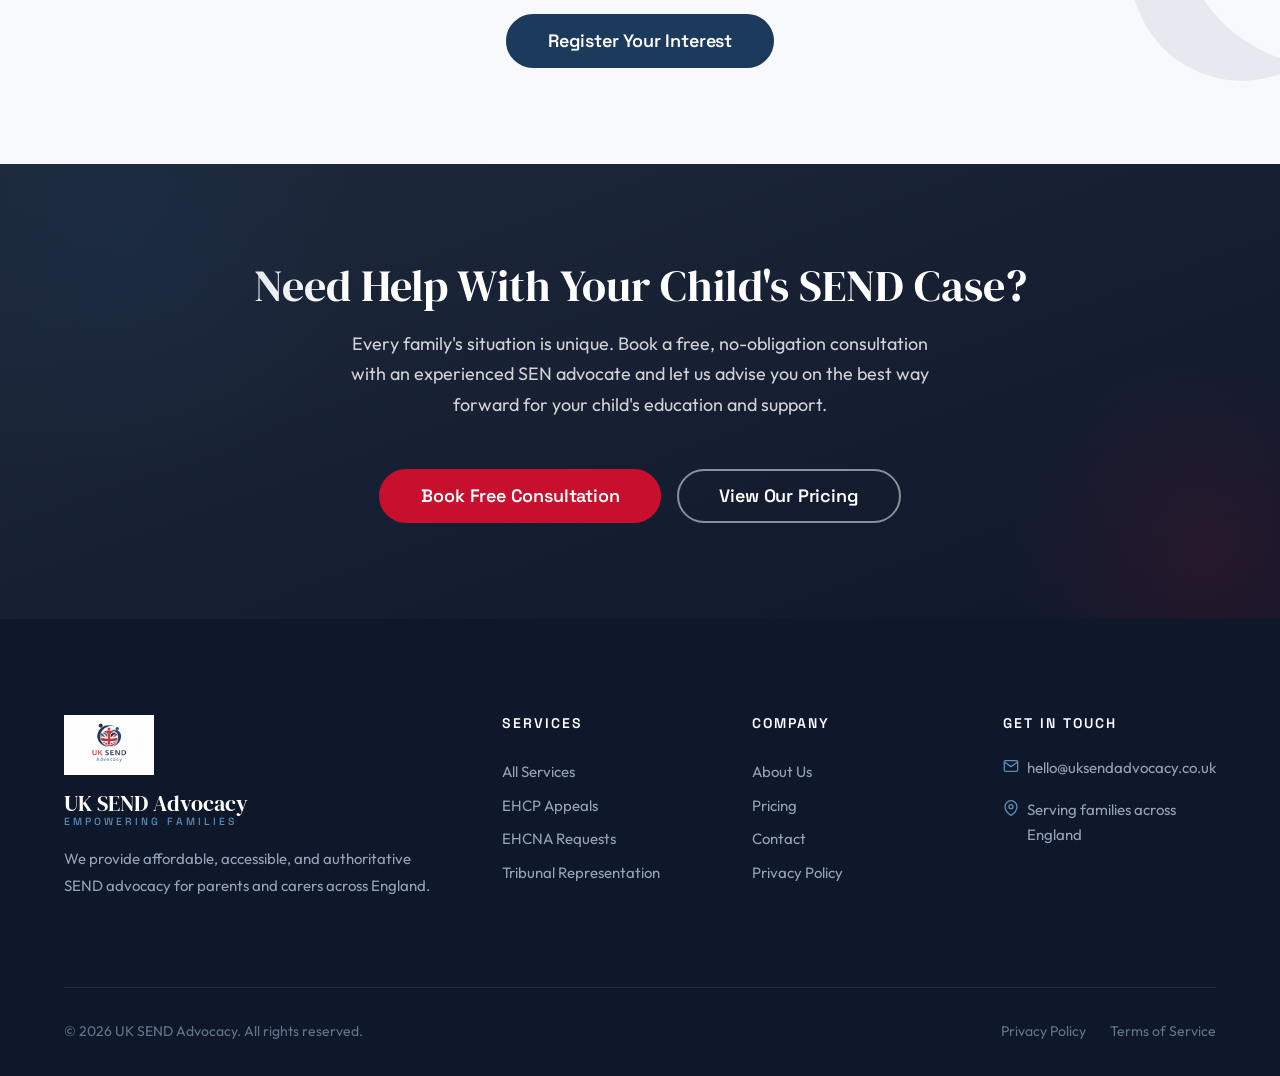
<file: pages/services.html>
<!DOCTYPE html>
<html lang="en-GB">
<head>
  <meta charset="UTF-8">
  <meta name="viewport" content="width=device-width, initial-scale=1.0">
  <title>SEND Advocacy Services | Education Advocacy for SEN | Expert SEND Law Support</title>
  <meta name="description" content="Expert education advocacy and SEND support services across England. Help with EHCNA requests, EHCP appeals, SEN tribunal representation, mediation, school exclusions, and disability discrimination for children aged 0-25 with autism, ADHD, dyslexia and other SEN.">
  <meta name="keywords" content="SEND advocacy services, education advocacy, SEN advocate, EHCP support, EHCP help, SEND tribunal representation, EHCNA request help, EHCP appeal support, SEN mediation, annual review support, disability discrimination education, SEND advocate England, SEND law, educational advocate, school exclusion SEND, autism EHCP, ADHD support school, reasonable adjustments">
  <link rel="canonical" href="https://www.uksendadvocacy.co.uk/pages/services.html">

  <meta property="og:type" content="website">
  <meta property="og:title" content="Education Advocacy Services for SEND | SEN Advocate Support">
  <meta property="og:description" content="Expert education advocacy and SEND support services across England. EHCP help, SEN tribunal representation, mediation, school exclusion appeals, and disability discrimination support.">
  <meta property="og:url" content="https://www.uksendadvocacy.co.uk/pages/services.html">

  <link rel="preconnect" href="https://fonts.googleapis.com">
  <link rel="preconnect" href="https://fonts.gstatic.com" crossorigin>
  <link href="https://fonts.googleapis.com/css2?family=DM+Serif+Display&family=Outfit:wght@400;500;600;700&family=Space+Grotesk:wght@400;500;600;700&display=swap" rel="stylesheet">
  <link rel="stylesheet" href="../css/styles.css">

  <script type="application/ld+json">
  {
    "@context": "https://schema.org",
    "@type": "Service",
    "serviceType": "SEND Advocacy",
    "provider": {
      "@type": "LegalService",
      "name": "UK SEND Advocacy",
      "url": "https://www.uksendadvocacy.co.uk"
    },
    "areaServed": {
      "@type": "Country",
      "name": "United Kingdom"
    },
    "description": "Independent, expert education advocacy and SEND support services for children and young people aged 0-25 with special educational needs and disabilities across England",
    "hasOfferCatalog": {
      "@type": "OfferCatalog",
      "name": "SEND Advocacy Services",
      "itemListElement": [
        {"@type": "Offer", "itemOffered": {"@type": "Service", "name": "EHCNA Requests"}},
        {"@type": "Offer", "itemOffered": {"@type": "Service", "name": "Refusal to Assess Appeals"}},
        {"@type": "Offer", "itemOffered": {"@type": "Service", "name": "EHCP Refusal Appeals"}},
        {"@type": "Offer", "itemOffered": {"@type": "Service", "name": "EHCP Content Appeals"}},
        {"@type": "Offer", "itemOffered": {"@type": "Service", "name": "Tribunal Representation"}},
        {"@type": "Offer", "itemOffered": {"@type": "Service", "name": "SEND Advocacy Academy"}}
      ]
    }
  }
  </script>
</head>
<body>

  <a href="#main-content" class="skip-link">Skip to main content</a>

  <!-- HEADER -->
  <header class="site-header" role="banner">
    <div class="header-inner">
      <a href="../index.html" class="logo" aria-label="UK SEND Advocacy - Home">
        <img src="../images/uk-send-advocacy-logo-cropped.png" alt="UK SEND Advocacy Logo">
        <div class="logo-text">UK SEND Advocacy<span>Empowering Families</span></div>
      </a>
      <nav class="main-nav" role="navigation" aria-label="Main navigation">
        <div class="nav-links">
          <a href="../index.html">Home</a>
          <a href="services.html" class="active">Services</a>
          <a href="ehcp-appeals.html">EHCP Appeals</a>
          <a href="pricing.html">Pricing</a>
          <a href="about.html">About Us</a>
          <a href="contact.html">Contact</a>
        </div>
        <div class="nav-cta">
          <a href="contact.html" class="btn btn--primary btn--sm">Free Consultation</a>
        </div>
      </nav>
      <button class="menu-toggle" aria-label="Toggle navigation menu" aria-expanded="false">
        <span></span><span></span><span></span>
      </button>
    </div>
  </header>

  <!-- PAGE HERO -->
  <section class="page-hero" id="main-content">
    <div class="container">
      <nav class="breadcrumb" aria-label="Breadcrumb">
        <a href="../index.html">Home</a>
        <span>/</span>
        <span class="current">Services</span>
      </nav>
      <h1>Education Advocacy &amp; SEND Support Services</h1>
      <p>Independent, expert education advocacy and SEN support across all aspects of SEND law for children and young people aged 0 to 25 in England. From EHCP applications to tribunal representation, our experienced SEN advocates are here to help.</p>
    </div>
  </section>

  <!-- SERVICES OVERVIEW -->
  <section class="section">
    <div class="container">
      <div class="section-header animate-in">
        <h2>Comprehensive SEND Support at Every Stage</h2>
        <span class="accent-line"></span>
        <p>Whether you're requesting an EHC needs assessment, challenging an EHCP refusal, or preparing for a SEND Tribunal hearing, our educational advocates provide expert SEND legal guidance tailored to your family's needs.</p>
      </div>

      <!-- EHCNA Requests -->
      <div class="content-block animate-in" id="ehcna-requests">
        <div class="content-image">
          <svg width="80" height="80" viewBox="0 0 24 24" fill="none" stroke="white" stroke-width="1.5" stroke-linecap="round" stroke-linejoin="round"><path d="M14 2H6a2 2 0 0 0-2 2v16a2 2 0 0 0 2 2h12a2 2 0 0 0 2-2V8z"/><polyline points="14 2 14 8 20 8"/><line x1="12" y1="18" x2="12" y2="12"/><line x1="9" y1="15" x2="15" y2="15"/></svg>
        </div>
        <div class="content-text">
          <h3>EHCNA Requests</h3>
          <span class="accent-line accent-line--left"></span>
          <p>An Education, Health and Care Needs Assessment (EHCNA) is the essential first step in obtaining an EHCP for your child under the Children and Families Act 2014. The strength of the initial request can determine whether your local authority agrees to assess — particularly for children with autism, ADHD, dyslexia, or other special educational needs where schools may claim needs can be met through SEN support alone.</p>
          <p>We help you draft a <strong>compelling and comprehensive EHCNA request</strong> that clearly demonstrates your child's needs, referencing the relevant legal tests under Section 36 of the Children and Families Act and supporting evidence to maximise the chances of success.</p>
          <ul>
            <li>
              <svg width="16" height="16" viewBox="0 0 24 24" fill="none" stroke="currentColor" stroke-width="2"><polyline points="20 6 9 17 4 12"/></svg>
              Review of existing reports and evidence
            </li>
            <li>
              <svg width="16" height="16" viewBox="0 0 24 24" fill="none" stroke="currentColor" stroke-width="2"><polyline points="20 6 9 17 4 12"/></svg>
              Drafting a legally robust EHCNA request letter
            </li>
            <li>
              <svg width="16" height="16" viewBox="0 0 24 24" fill="none" stroke="currentColor" stroke-width="2"><polyline points="20 6 9 17 4 12"/></svg>
              Guidance on gathering supporting evidence
            </li>
            <li>
              <svg width="16" height="16" viewBox="0 0 24 24" fill="none" stroke="currentColor" stroke-width="2"><polyline points="20 6 9 17 4 12"/></svg>
              Follow-up support and next steps advice
            </li>
          </ul>
          <a href="pricing.html" class="btn btn--primary">View Pricing</a>
        </div>
      </div>

      <!-- Refusal to Assess Appeals -->
      <div class="content-block content-block--reverse animate-in" id="refusal-appeals">
        <div class="content-image">
          <svg width="80" height="80" viewBox="0 0 24 24" fill="none" stroke="white" stroke-width="1.5" stroke-linecap="round" stroke-linejoin="round"><circle cx="12" cy="12" r="10"/><line x1="15" y1="9" x2="9" y2="15"/><line x1="9" y1="9" x2="15" y2="15"/></svg>
        </div>
        <div class="content-text">
          <h3>Refusal to Assess Appeals</h3>
          <span class="accent-line accent-line--left"></span>
          <p>If your local authority refuses to carry out an EHC needs assessment, you have the right to appeal to the First-tier Tribunal (Special Educational Needs and Disability) — commonly known as the SEND Tribunal. Local authorities must agree to assess where there is reason to believe a child may have SEN and may need an EHCP. Our SEN advocates can help you exercise that right effectively.</p>
          <p>Our education advocates prepare all necessary documents to submit the appeal using the SEND35 form, including reviewing and advising on <strong>SEND law, evidence, and tactics</strong>. We provide continued advice and support throughout the appeal process, liaising with the Tribunal, your child's school, and the local authority.</p>
          <ul>
            <li>
              <svg width="16" height="16" viewBox="0 0 24 24" fill="none" stroke="currentColor" stroke-width="2"><polyline points="20 6 9 17 4 12"/></svg>
              Full preparation of appeal documentation
            </li>
            <li>
              <svg width="16" height="16" viewBox="0 0 24 24" fill="none" stroke="currentColor" stroke-width="2"><polyline points="20 6 9 17 4 12"/></svg>
              Legal advice on merits and strategy
            </li>
            <li>
              <svg width="16" height="16" viewBox="0 0 24 24" fill="none" stroke="currentColor" stroke-width="2"><polyline points="20 6 9 17 4 12"/></svg>
              Liaison with Tribunal, school, and local authority
            </li>
            <li>
              <svg width="16" height="16" viewBox="0 0 24 24" fill="none" stroke="currentColor" stroke-width="2"><polyline points="20 6 9 17 4 12"/></svg>
              Ongoing support until resolution
            </li>
          </ul>
          <a href="ehcp-appeals.html" class="btn btn--primary">Learn About Appeals</a>
        </div>
      </div>

      <!-- EHCP Content Appeals -->
      <div class="content-block animate-in" id="content-appeals">
        <div class="content-image">
          <svg width="80" height="80" viewBox="0 0 24 24" fill="none" stroke="white" stroke-width="1.5" stroke-linecap="round" stroke-linejoin="round"><path d="M11 4H4a2 2 0 0 0-2 2v14a2 2 0 0 0 2 2h14a2 2 0 0 0 2-2v-7"/><path d="M18.5 2.5a2.121 2.121 0 0 1 3 3L12 15l-4 1 1-4 9.5-9.5z"/></svg>
        </div>
        <div class="content-text">
          <h3>EHCP Content Appeals</h3>
          <span class="accent-line accent-line--left"></span>
          <p>If your child has an EHC Plan but it doesn't accurately describe their needs or the provision required, you can appeal the content of Sections B (special educational needs), F (SEN provision), and I (school placement) to the SEND Tribunal. Getting the detail right is crucial — provision must be specified and quantified, and it determines the support your child receives every day.</p>
          <p>We prepare all documents required to submit the appeal, including <strong>drafting comprehensive Grounds of Appeal</strong> and advising on the Working Document process, with continued education advocacy support up to the date the Final Hearing Bundle is due.</p>
          <ul>
            <li>
              <svg width="16" height="16" viewBox="0 0 24 24" fill="none" stroke="currentColor" stroke-width="2"><polyline points="20 6 9 17 4 12"/></svg>
              Detailed analysis of EHCP against legal requirements
            </li>
            <li>
              <svg width="16" height="16" viewBox="0 0 24 24" fill="none" stroke="currentColor" stroke-width="2"><polyline points="20 6 9 17 4 12"/></svg>
              Drafting comprehensive Grounds of Appeal
            </li>
            <li>
              <svg width="16" height="16" viewBox="0 0 24 24" fill="none" stroke="currentColor" stroke-width="2"><polyline points="20 6 9 17 4 12"/></svg>
              Working Document amendments and advice
            </li>
            <li>
              <svg width="16" height="16" viewBox="0 0 24 24" fill="none" stroke="currentColor" stroke-width="2"><polyline points="20 6 9 17 4 12"/></svg>
              Support through to Final Hearing Bundle
            </li>
          </ul>
          <a href="ehcp-appeals.html#content-appeals" class="btn btn--primary">Appeal Details</a>
        </div>
      </div>

      <!-- Tribunal Representation -->
      <div class="content-block content-block--reverse animate-in" id="tribunal">
        <div class="content-image">
          <svg width="80" height="80" viewBox="0 0 24 24" fill="none" stroke="white" stroke-width="1.5" stroke-linecap="round" stroke-linejoin="round"><path d="M17 21v-2a4 4 0 0 0-4-4H5a4 4 0 0 0-4 4v2"/><circle cx="9" cy="7" r="4"/><path d="M23 21v-2a4 4 0 0 0-3-3.87"/><path d="M16 3.13a4 4 0 0 1 0 7.75"/></svg>
        </div>
        <div class="content-text">
          <h3>Tribunal Representation</h3>
          <span class="accent-line accent-line--left"></span>
          <p>When your case reaches the SEND Tribunal, having an experienced educational advocate by your side can make all the difference. Parents win 95% of appeals at the First-tier Tribunal — and expert representation helps ensure your case is presented as strongly as possible. We provide in-person attendance and representation at tribunal hearings across England.</p>
          <p>Our SEN advocates present your case with authority, cross-examine local authority witnesses effectively, and ensure your child's <strong>educational rights are upheld where it matters most</strong>. We handle all preparation in the lead-up to the hearing date, including reviewing the Final Hearing Bundle.</p>
          <ul>
            <li>
              <svg width="16" height="16" viewBox="0 0 24 24" fill="none" stroke="currentColor" stroke-width="2"><polyline points="20 6 9 17 4 12"/></svg>
              Full hearing preparation and case presentation
            </li>
            <li>
              <svg width="16" height="16" viewBox="0 0 24 24" fill="none" stroke="currentColor" stroke-width="2"><polyline points="20 6 9 17 4 12"/></svg>
              Expert cross-examination of LA witnesses
            </li>
            <li>
              <svg width="16" height="16" viewBox="0 0 24 24" fill="none" stroke="currentColor" stroke-width="2"><polyline points="20 6 9 17 4 12"/></svg>
              In-person attendance at hearings nationwide
            </li>
            <li>
              <svg width="16" height="16" viewBox="0 0 24 24" fill="none" stroke="currentColor" stroke-width="2"><polyline points="20 6 9 17 4 12"/></svg>
              Post-hearing follow-up and compliance
            </li>
          </ul>
          <a href="pricing.html" class="btn btn--primary">View Pricing</a>
        </div>
      </div>

      <!-- Additional Services -->
      <div class="content-block animate-in" id="additional">
        <div class="content-image">
          <svg width="80" height="80" viewBox="0 0 24 24" fill="none" stroke="white" stroke-width="1.5" stroke-linecap="round" stroke-linejoin="round"><path d="M12 22s8-4 8-10V5l-8-3-8 3v7c0 6 8 10 8 10z"/></svg>
        </div>
        <div class="content-text">
          <h3>Additional SEND Support Services</h3>
          <span class="accent-line accent-line--left"></span>
          <p>Beyond EHCP appeals, we provide education advocacy and advice across a wide range of SEND matters, helping families navigate the complex SEN system:</p>
          <ul>
            <li>
              <svg width="16" height="16" viewBox="0 0 24 24" fill="none" stroke="currentColor" stroke-width="2"><polyline points="20 6 9 17 4 12"/></svg>
              EHCP annual review support and preparation
            </li>
            <li>
              <svg width="16" height="16" viewBox="0 0 24 24" fill="none" stroke="currentColor" stroke-width="2"><polyline points="20 6 9 17 4 12"/></svg>
              School exclusion appeals for children with SEND
            </li>
            <li>
              <svg width="16" height="16" viewBox="0 0 24 24" fill="none" stroke="currentColor" stroke-width="2"><polyline points="20 6 9 17 4 12"/></svg>
              SEND transport disputes with local authorities
            </li>
            <li>
              <svg width="16" height="16" viewBox="0 0 24 24" fill="none" stroke="currentColor" stroke-width="2"><polyline points="20 6 9 17 4 12"/></svg>
              Disability discrimination claims under the Equality Act 2010
            </li>
            <li>
              <svg width="16" height="16" viewBox="0 0 24 24" fill="none" stroke="currentColor" stroke-width="2"><polyline points="20 6 9 17 4 12"/></svg>
              SEND mediation support and preparation
            </li>
            <li>
              <svg width="16" height="16" viewBox="0 0 24 24" fill="none" stroke="currentColor" stroke-width="2"><polyline points="20 6 9 17 4 12"/></svg>
              Advice on reasonable adjustments in schools
            </li>
          </ul>
          <a href="contact.html" class="btn btn--primary">Discuss Your Needs</a>
        </div>
      </div>
    </div>
  </section>

  <!-- SEND Academy -->
  <section class="section section--gray" id="academy">
    <div class="container">
      <div class="section-header animate-in">
        <h2>SEND Advocacy Academy — Online SEN Training for Parents</h2>
        <span class="accent-line"></span>
        <p>Empowering parents and carers with the knowledge, tools, and strategies needed to confidently navigate the SEND system and advocate for their child's educational rights.</p>
      </div>

      <div class="features-grid">
        <div class="feature-item animate-in">
          <div class="feature-icon">
            <svg width="28" height="28" viewBox="0 0 24 24" fill="none" stroke="currentColor" stroke-width="2" stroke-linecap="round" stroke-linejoin="round"><path d="M2 3h6a4 4 0 0 1 4 4v14a3 3 0 0 0-3-3H2z"/><path d="M22 3h-6a4 4 0 0 0-4 4v14a3 3 0 0 1 3-3h7z"/></svg>
          </div>
          <h3>Self-Advocacy Training</h3>
          <p>Learn the fundamentals of SEND law, the Children and Families Act 2014, and the SEND Code of Practice. Practical online courses designed for parents and carers with no legal background, covering how to advocate effectively for your child's SEN provision.</p>
        </div>

        <div class="feature-item animate-in">
          <div class="feature-icon">
            <svg width="28" height="28" viewBox="0 0 24 24" fill="none" stroke="currentColor" stroke-width="2" stroke-linecap="round" stroke-linejoin="round"><path d="M14 2H6a2 2 0 0 0-2 2v16a2 2 0 0 0 2 2h12a2 2 0 0 0 2-2V8z"/><polyline points="14 2 14 8 20 8"/></svg>
          </div>
          <h3>SEND Resource Library</h3>
          <p>Access EHCNA request templates, EHCP appeal guides, evidence checklists, and reference materials to support you through every stage of the SEND process — from requesting an EHC needs assessment to preparing for tribunal.</p>
        </div>

        <div class="feature-item animate-in">
          <div class="feature-icon">
            <svg width="28" height="28" viewBox="0 0 24 24" fill="none" stroke="currentColor" stroke-width="2" stroke-linecap="round" stroke-linejoin="round"><path d="M17 21v-2a4 4 0 0 0-4-4H5a4 4 0 0 0-4 4v2"/><circle cx="9" cy="7" r="4"/><path d="M23 21v-2a4 4 0 0 0-3-3.87"/><path d="M16 3.13a4 4 0 0 1 0 7.75"/></svg>
          </div>
          <h3>Community Support</h3>
          <p>Connect with other SEND parents, share experiences, and learn from families who have successfully navigated the system.</p>
        </div>
      </div>

      <div class="text-center" style="margin-top: var(--space-2xl);">
        <a href="contact.html" class="btn btn--secondary btn--lg">Register Your Interest</a>
      </div>
    </div>
  </section>

  <!-- CTA -->
  <section class="cta-section">
    <div class="container">
      <h2>Need Help With Your Child's SEND Case?</h2>
      <p>Every family's situation is unique. Book a free, no-obligation consultation with an experienced SEN advocate and let us advise you on the best way forward for your child's education and support.</p>
      <div class="btn-group" style="justify-content: center;">
        <a href="contact.html" class="btn btn--primary btn--lg">Book Free Consultation</a>
        <a href="pricing.html" class="btn btn--outline btn--lg">View Our Pricing</a>
      </div>
    </div>
  </section>

  <!-- FOOTER -->
  <footer class="site-footer" role="contentinfo">
    <div class="container">
      <div class="footer-grid">
        <div class="footer-brand">
          <img src="../images/uk-send-advocacy-logo.png" alt="UK SEND Advocacy Logo" class="footer-logo">
          <div class="logo-text">UK SEND Advocacy<span>Empowering Families</span></div>
          <p>We provide affordable, accessible, and authoritative SEND advocacy for parents and carers across England.</p>
        </div>
        <div class="footer-col">
          <h4>Services</h4>
          <a href="services.html">All Services</a>
          <a href="ehcp-appeals.html">EHCP Appeals</a>
          <a href="services.html#ehcna-requests">EHCNA Requests</a>
          <a href="services.html#tribunal">Tribunal Representation</a>
        </div>
        <div class="footer-col">
          <h4>Company</h4>
          <a href="about.html">About Us</a>
          <a href="pricing.html">Pricing</a>
          <a href="contact.html">Contact</a>
          <a href="privacy.html">Privacy Policy</a>
        </div>
        <div class="footer-col">
          <h4>Get in Touch</h4>
          <div class="footer-contact-item">
            <svg width="16" height="16" viewBox="0 0 24 24" fill="none" stroke="currentColor" stroke-width="2" stroke-linecap="round" stroke-linejoin="round"><path d="M4 4h16c1.1 0 2 .9 2 2v12c0 1.1-.9 2-2 2H4c-1.1 0-2-.9-2-2V6c0-1.1.9-2 2-2z"/><polyline points="22,6 12,13 2,6"/></svg>
            <span>hello@uksendadvocacy.co.uk</span>
          </div>
          <div class="footer-contact-item">
            <svg width="16" height="16" viewBox="0 0 24 24" fill="none" stroke="currentColor" stroke-width="2" stroke-linecap="round" stroke-linejoin="round"><path d="M21 10c0 7-9 13-9 13s-9-6-9-13a9 9 0 0 1 18 0z"/><circle cx="12" cy="10" r="3"/></svg>
            <span>Serving families across England</span>
          </div>
        </div>
      </div>
      <div class="footer-bottom">
        <p>&copy; 2026 UK SEND Advocacy. All rights reserved.</p>
        <div class="footer-legal">
          <a href="privacy.html">Privacy Policy</a>
          <a href="terms.html">Terms of Service</a>
        </div>
      </div>
    </div>
  </footer>

  <script src="../js/main.js"></script>
</body>
</html>
</file>
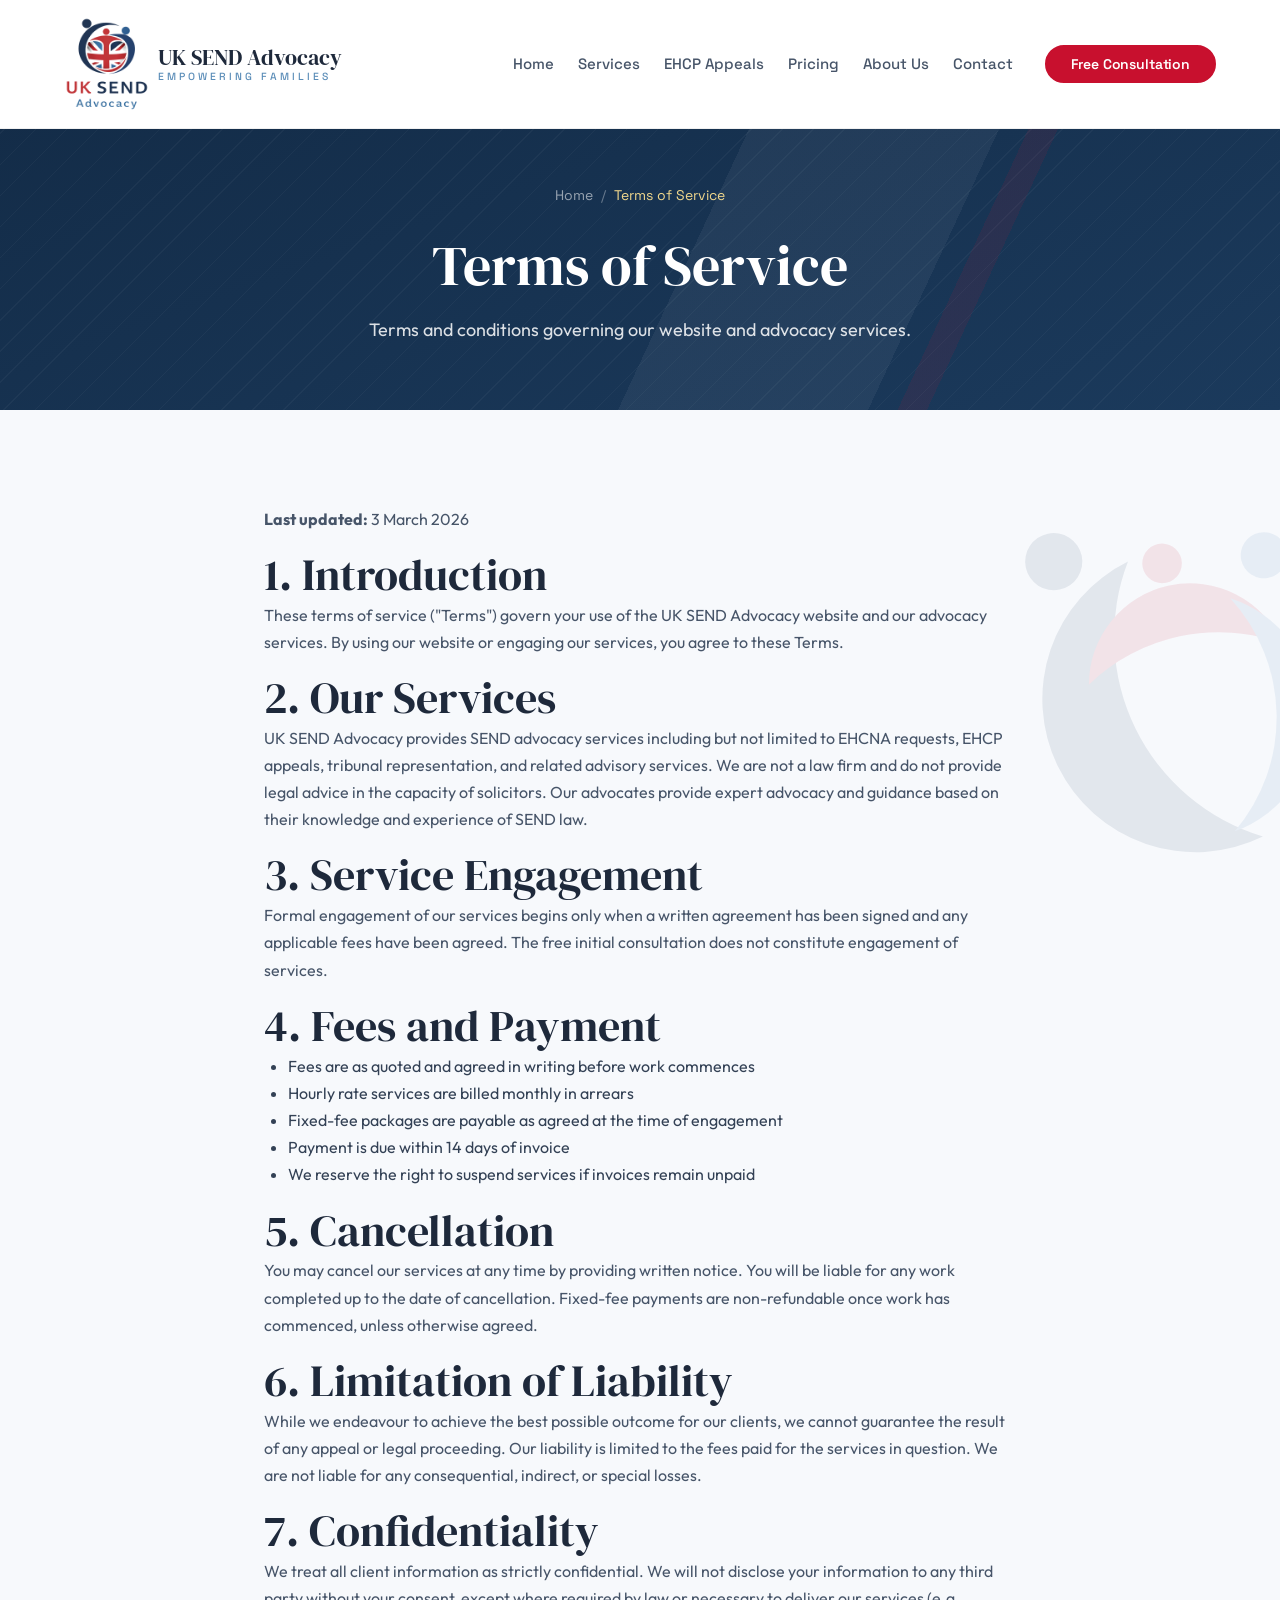
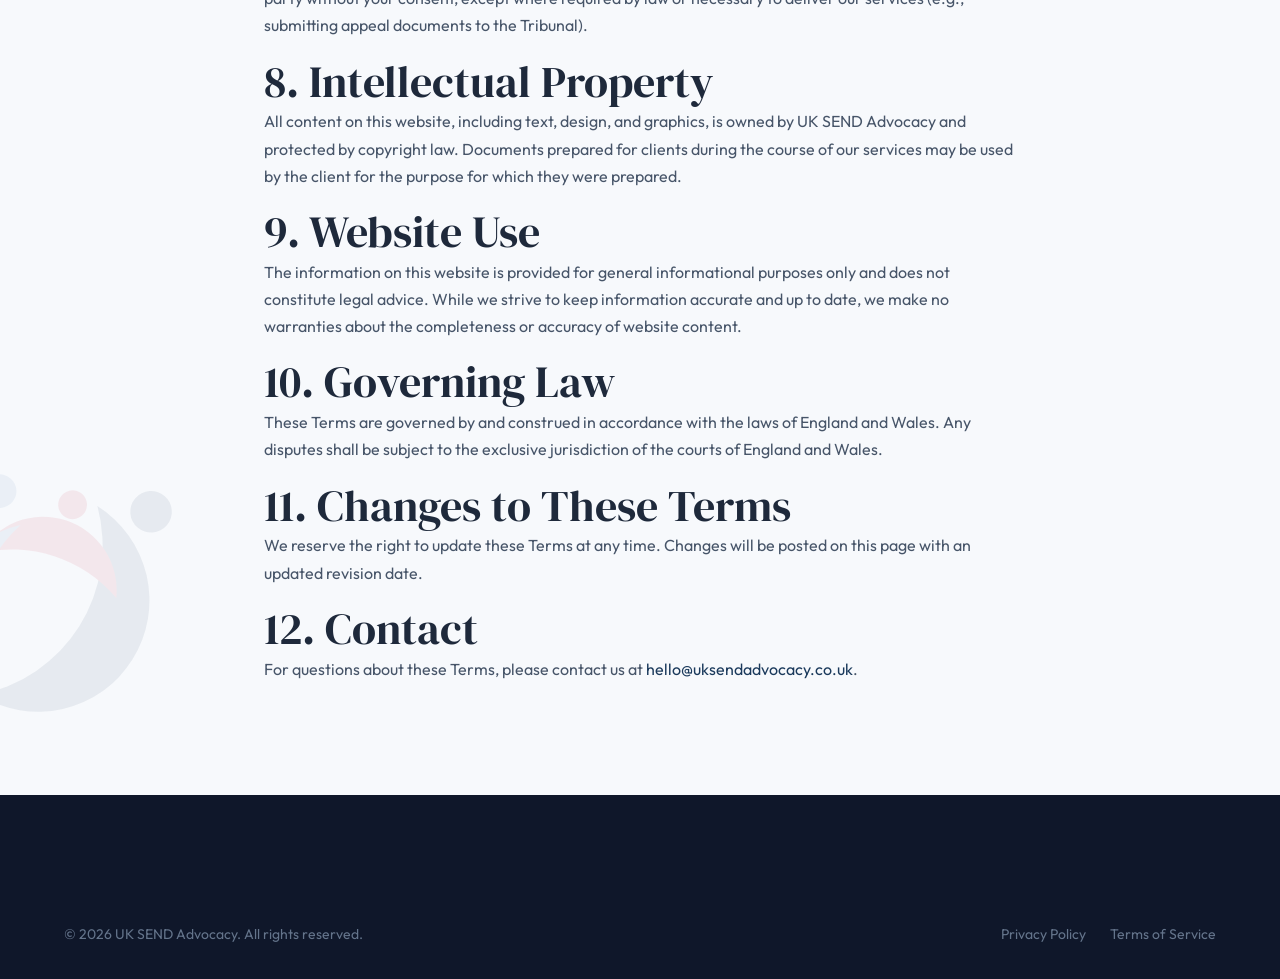
<file: pages/terms.html>
<!DOCTYPE html>
<html lang="en-GB">
<head>
  <meta charset="UTF-8">
  <meta name="viewport" content="width=device-width, initial-scale=1.0">
  <title>Terms of Service | UK SEND Advocacy</title>
  <meta name="description" content="Terms of service for UK SEND Advocacy. Terms and conditions governing the use of our website and SEND advocacy services.">
  <meta name="robots" content="noindex, follow">
  <link rel="canonical" href="https://www.uksendadvocacy.co.uk/pages/terms.html">

  <link rel="preconnect" href="https://fonts.googleapis.com">
  <link rel="preconnect" href="https://fonts.gstatic.com" crossorigin>
  <link href="https://fonts.googleapis.com/css2?family=DM+Serif+Display&family=Outfit:wght@400;500;600;700&family=Space+Grotesk:wght@400;500;600;700&display=swap" rel="stylesheet">
  <link rel="stylesheet" href="../css/styles.css">
</head>
<body>

  <a href="#main-content" class="skip-link">Skip to main content</a>

  <header class="site-header" role="banner">
    <div class="header-inner">
      <a href="../index.html" class="logo" aria-label="UK SEND Advocacy - Home">
        <img src="../images/uk-send-advocacy-logo-cropped.png" alt="UK SEND Advocacy Logo">
        <div class="logo-text">UK SEND Advocacy<span>Empowering Families</span></div>
      </a>
      <nav class="main-nav" role="navigation" aria-label="Main navigation">
        <div class="nav-links">
          <a href="../index.html">Home</a>
          <a href="services.html">Services</a>
          <a href="ehcp-appeals.html">EHCP Appeals</a>
          <a href="pricing.html">Pricing</a>
          <a href="about.html">About Us</a>
          <a href="contact.html">Contact</a>
        </div>
        <div class="nav-cta">
          <a href="contact.html" class="btn btn--primary btn--sm">Free Consultation</a>
        </div>
      </nav>
      <button class="menu-toggle" aria-label="Toggle navigation menu" aria-expanded="false">
        <span></span><span></span><span></span>
      </button>
    </div>
  </header>

  <section class="page-hero" id="main-content">
    <div class="container">
      <nav class="breadcrumb" aria-label="Breadcrumb">
        <a href="../index.html">Home</a>
        <span>/</span>
        <span class="current">Terms of Service</span>
      </nav>
      <h1>Terms of Service</h1>
      <p>Terms and conditions governing our website and advocacy services.</p>
    </div>
  </section>

  <section class="section">
    <div class="container container--narrow">
      <p><strong>Last updated:</strong> 3 March 2026</p>

      <h2>1. Introduction</h2>
      <p>These terms of service ("Terms") govern your use of the UK SEND Advocacy website and our advocacy services. By using our website or engaging our services, you agree to these Terms.</p>

      <h2>2. Our Services</h2>
      <p>UK SEND Advocacy provides SEND advocacy services including but not limited to EHCNA requests, EHCP appeals, tribunal representation, and related advisory services. We are not a law firm and do not provide legal advice in the capacity of solicitors. Our advocates provide expert advocacy and guidance based on their knowledge and experience of SEND law.</p>

      <h2>3. Service Engagement</h2>
      <p>Formal engagement of our services begins only when a written agreement has been signed and any applicable fees have been agreed. The free initial consultation does not constitute engagement of services.</p>

      <h2>4. Fees and Payment</h2>
      <ul style="list-style: disc; padding-left: 1.5rem; margin-bottom: 1rem;">
        <li>Fees are as quoted and agreed in writing before work commences</li>
        <li>Hourly rate services are billed monthly in arrears</li>
        <li>Fixed-fee packages are payable as agreed at the time of engagement</li>
        <li>Payment is due within 14 days of invoice</li>
        <li>We reserve the right to suspend services if invoices remain unpaid</li>
      </ul>

      <h2>5. Cancellation</h2>
      <p>You may cancel our services at any time by providing written notice. You will be liable for any work completed up to the date of cancellation. Fixed-fee payments are non-refundable once work has commenced, unless otherwise agreed.</p>

      <h2>6. Limitation of Liability</h2>
      <p>While we endeavour to achieve the best possible outcome for our clients, we cannot guarantee the result of any appeal or legal proceeding. Our liability is limited to the fees paid for the services in question. We are not liable for any consequential, indirect, or special losses.</p>

      <h2>7. Confidentiality</h2>
      <p>We treat all client information as strictly confidential. We will not disclose your information to any third party without your consent, except where required by law or necessary to deliver our services (e.g., submitting appeal documents to the Tribunal).</p>

      <h2>8. Intellectual Property</h2>
      <p>All content on this website, including text, design, and graphics, is owned by UK SEND Advocacy and protected by copyright law. Documents prepared for clients during the course of our services may be used by the client for the purpose for which they were prepared.</p>

      <h2>9. Website Use</h2>
      <p>The information on this website is provided for general informational purposes only and does not constitute legal advice. While we strive to keep information accurate and up to date, we make no warranties about the completeness or accuracy of website content.</p>

      <h2>10. Governing Law</h2>
      <p>These Terms are governed by and construed in accordance with the laws of England and Wales. Any disputes shall be subject to the exclusive jurisdiction of the courts of England and Wales.</p>

      <h2>11. Changes to These Terms</h2>
      <p>We reserve the right to update these Terms at any time. Changes will be posted on this page with an updated revision date.</p>

      <h2>12. Contact</h2>
      <p>For questions about these Terms, please contact us at <a href="mailto:hello@uksendadvocacy.co.uk">hello@uksendadvocacy.co.uk</a>.</p>
    </div>
  </section>

  <footer class="site-footer" role="contentinfo">
    <div class="container">
      <div class="footer-bottom" style="border-top: none; padding-top: var(--space-xl);">
        <p>&copy; 2026 UK SEND Advocacy. All rights reserved.</p>
        <div class="footer-legal">
          <a href="privacy.html">Privacy Policy</a>
          <a href="terms.html">Terms of Service</a>
        </div>
      </div>
    </div>
  </footer>

  <script src="../js/main.js"></script>
</body>
</html>
</file>
<file: css/styles.css>
/* ============================================
   UK SEND Advocacy - Main Stylesheet
   Theme: British Navy & Red (Logo-matched)
   Professional, Trustworthy, Authoritative
   ============================================ */

/* CSS Custom Properties */
:root {
  /* Primary Colors - Navy Blue (from logo) */
  --primary: #1B3A5C;
  --primary-dark: #122A45;
  --primary-light: #2A5080;
  --primary-subtle: #E8EEF4;

  /* Accent Colors - Union Jack Red (from logo) */
  --accent: #C8102E;
  --accent-dark: #A50D24;
  --accent-light: #E8334D;

  /* Clean Neutrals */
  --white: #FFFFFF;
  --cream: #F7F9FC;
  --sand: #EDF1F7;

  /* Neutral Colors - Slate */
  --gray-50: #F8FAFC;
  --gray-100: #F1F5F9;
  --gray-200: #E2E8F0;
  --gray-300: #CBD5E1;
  --gray-400: #94A3B8;
  --gray-500: #64748B;
  --gray-600: #475569;
  --gray-700: #334155;
  --gray-800: #1E293B;
  --gray-900: #0F172A;

  /* Supplementary */
  --gold: #D4A843;
  --gold-light: #F0D78C;
  --steel-blue: #5B8DB8;
  --sky: #4A90C4;

  /* Typography */
  --font-heading: 'DM Serif Display', Georgia, 'Times New Roman', serif;
  --font-body: 'Outfit', -apple-system, BlinkMacSystemFont, 'Segoe UI', Roboto, sans-serif;
  --font-accent: 'Space Grotesk', 'Helvetica Neue', Arial, sans-serif;

  /* Spacing */
  --space-xs: 0.25rem;
  --space-sm: 0.5rem;
  --space-md: 1rem;
  --space-lg: 1.5rem;
  --space-xl: 2rem;
  --space-2xl: 3rem;
  --space-3xl: 4rem;
  --space-4xl: 6rem;

  /* Border Radius */
  --radius-sm: 6px;
  --radius-md: 12px;
  --radius-lg: 16px;
  --radius-xl: 24px;
  --radius-full: 9999px;

  /* Shadows - Navy tint */
  --shadow-sm: 0 1px 3px rgba(27, 58, 92, 0.06);
  --shadow-md: 0 4px 12px rgba(27, 58, 92, 0.08);
  --shadow-lg: 0 12px 24px rgba(27, 58, 92, 0.1);
  --shadow-xl: 0 24px 48px rgba(27, 58, 92, 0.12);

  /* Transitions */
  --transition-fast: 150ms ease;
  --transition-normal: 250ms ease;
  --transition-slow: 400ms cubic-bezier(0.4, 0, 0.2, 1);

  /* Container */
  --container-max: 1200px;
  --container-narrow: 800px;
}

/* Reset & Base */
*,
*::before,
*::after {
  box-sizing: border-box;
  margin: 0;
  padding: 0;
}

html {
  scroll-behavior: smooth;
  font-size: 16px;
  -webkit-text-size-adjust: 100%;
}

body {
  font-family: var(--font-body);
  color: var(--gray-700);
  line-height: 1.7;
  background-color: var(--cream);
  -webkit-font-smoothing: antialiased;
  -moz-osx-font-smoothing: grayscale;
}

img {
  max-width: 100%;
  height: auto;
  display: block;
}

a {
  color: var(--primary);
  text-decoration: none;
  transition: color var(--transition-fast);
}

a:hover {
  color: var(--accent);
}

ul, ol {
  list-style: none;
}

/* Typography */
h1, h2, h3, h4, h5, h6 {
  font-family: var(--font-heading);
  color: var(--gray-800);
  line-height: 1.2;
  font-weight: 400;
}

h1 { font-size: clamp(2.25rem, 5vw, 3.5rem); }
h2 { font-size: clamp(1.75rem, 4vw, 2.75rem); }
h3 { font-size: clamp(1.25rem, 3vw, 1.75rem); }
h4 { font-size: clamp(1.125rem, 2.5vw, 1.375rem); }

p {
  margin-bottom: var(--space-md);
  color: var(--gray-600);
}

/* Utility Classes */
.container {
  max-width: var(--container-max);
  margin: 0 auto;
  padding: 0 var(--space-lg);
}

.container--narrow {
  max-width: var(--container-narrow);
}

.section {
  padding: var(--space-4xl) 0;
  position: relative;
  overflow: hidden;
}

/* Logo-inspired "embracing figures" motif: one near the top on one side,
   a smaller one near the bottom on the other, alternating section by section */
.section::before,
.section::after {
  content: '';
  position: absolute;
  background: url("../images/people-motif.svg") no-repeat center / contain;
  pointer-events: none;
  z-index: 0;
}

.section::before {
  top: 60px;
  right: -120px;
  width: 440px;
  height: 440px;
  opacity: 0.09;
  transform: rotate(-12deg);
}

.section::after {
  bottom: 40px;
  left: -110px;
  width: 320px;
  height: 320px;
  opacity: 0.07;
  transform: scaleX(-1) rotate(-18deg);
}

.section:nth-of-type(odd)::before {
  right: auto;
  left: -120px;
  transform: scaleX(-1) rotate(-12deg);
}

.section:nth-of-type(odd)::after {
  left: auto;
  right: -110px;
  transform: rotate(-18deg);
}

.section > .container {
  position: relative;
  z-index: 1;
}

.section--gray {
  background-color: var(--cream);
}

.section--dark {
  background-color: var(--gray-800);
  color: var(--white);
}

.section--navy {
  background-color: var(--primary-dark);
  color: var(--white);
}

.section--navy h2,
.section--navy h3,
.section--navy h4 {
  color: var(--white);
}

.section--navy p {
  color: rgba(255, 255, 255, 0.85);
}

.section-header {
  text-align: center;
  margin-bottom: var(--space-3xl);
}

.section-header h2 {
  margin-bottom: var(--space-md);
}

.section-header p {
  font-size: 1.125rem;
  max-width: 650px;
  margin: 0 auto;
  color: var(--gray-500);
}

.section--navy .section-header p {
  color: rgba(255, 255, 255, 0.8);
}

.text-center { text-align: center; }
.text-left { text-align: left; }

/* Accent line below headings - pill shape */
.accent-line {
  display: block;
  width: 48px;
  height: 4px;
  background: linear-gradient(90deg, var(--primary), var(--accent));
  margin: var(--space-md) auto;
  border-radius: var(--radius-full);
}

.accent-line--left {
  margin-left: 0;
}

/* Buttons - Pill shaped */
.btn {
  display: inline-flex;
  align-items: center;
  justify-content: center;
  padding: 0.875rem 2rem;
  font-family: var(--font-accent);
  font-size: 1rem;
  font-weight: 600;
  border-radius: var(--radius-full);
  border: 2px solid transparent;
  cursor: pointer;
  transition: all var(--transition-normal);
  text-decoration: none;
  gap: 0.5rem;
  line-height: 1;
  letter-spacing: -0.01em;
}

.btn--primary {
  background-color: var(--accent);
  color: var(--white);
  border-color: var(--accent);
}

.btn--primary:hover {
  background-color: var(--accent-dark);
  border-color: var(--accent-dark);
  color: var(--white);
  transform: translateY(-2px);
  box-shadow: 0 8px 20px rgba(200, 16, 46, 0.35);
}

.btn--secondary {
  background-color: var(--primary);
  color: var(--white);
  border-color: var(--primary);
}

.btn--secondary:hover {
  background-color: var(--primary-dark);
  border-color: var(--primary-dark);
  color: var(--white);
  transform: translateY(-2px);
  box-shadow: 0 8px 20px rgba(27, 58, 92, 0.35);
}

.btn--outline {
  background-color: transparent;
  color: var(--white);
  border-color: rgba(255, 255, 255, 0.5);
}

.btn--outline:hover {
  background-color: var(--white);
  color: var(--primary-dark);
  border-color: var(--white);
  transform: translateY(-2px);
}

.btn--outline-navy {
  background-color: transparent;
  color: var(--primary);
  border-color: var(--primary);
}

.btn--outline-navy:hover {
  background-color: var(--primary);
  color: var(--white);
  transform: translateY(-2px);
}

.btn--lg {
  padding: 1rem 2.5rem;
  font-size: 1.125rem;
}

.btn--sm {
  padding: 0.625rem 1.5rem;
  font-size: 0.875rem;
}

.btn-group {
  display: flex;
  gap: var(--space-md);
  flex-wrap: wrap;
}

/* ============================================
   HEADER / NAVIGATION
   ============================================ */
.site-header {
  position: fixed;
  top: 0;
  left: 0;
  right: 0;
  z-index: 1000;
  background: #FFFFFF;
  backdrop-filter: blur(12px);
  -webkit-backdrop-filter: blur(12px);
  border-bottom: 1px solid rgba(0, 0, 0, 0.06);
  transition: box-shadow var(--transition-normal);
}

.site-header.scrolled {
  box-shadow: 0 4px 20px rgba(0, 0, 0, 0.06);
}

.header-inner {
  display: flex;
  align-items: center;
  justify-content: space-between;
  padding: var(--space-md) var(--space-lg);
  max-width: var(--container-max);
  margin: 0 auto;
}

.logo {
  display: flex;
  align-items: center;
  gap: var(--space-sm);
}

.logo img {
  height: 96px;
  width: auto;
}

.logo-text {
  font-family: var(--font-heading);
  font-size: 1.35rem;
  font-weight: 400;
  color: var(--gray-800);
  line-height: 1.2;
}

.logo-text span {
  display: block;
  font-size: 0.65rem;
  font-family: var(--font-accent);
  font-weight: 500;
  color: var(--steel-blue);
  letter-spacing: 3px;
  text-transform: uppercase;
}

.main-nav {
  display: flex;
  align-items: center;
  gap: var(--space-xl);
}

.nav-links {
  display: flex;
  align-items: center;
  gap: var(--space-lg);
}

.nav-links a {
  font-family: var(--font-accent);
  font-size: 0.938rem;
  font-weight: 500;
  color: var(--gray-600);
  padding: var(--space-sm) 0;
  position: relative;
  transition: color var(--transition-fast);
}

.nav-links a::after {
  content: '';
  position: absolute;
  bottom: -2px;
  left: 50%;
  transform: translateX(-50%);
  width: 0;
  height: 3px;
  background: var(--accent);
  border-radius: var(--radius-full);
  transition: width var(--transition-normal);
}

.nav-links a:hover,
.nav-links a.active {
  color: var(--gray-800);
}

.nav-links a:hover::after,
.nav-links a.active::after {
  width: 20px;
}

.nav-cta {
  display: flex;
  align-items: center;
  gap: var(--space-md);
}

.nav-phone {
  font-family: var(--font-accent);
  font-weight: 600;
  color: var(--primary);
  font-size: 0.938rem;
}

.nav-phone svg {
  margin-right: 4px;
  vertical-align: middle;
}

/* Mobile Menu Toggle */
.menu-toggle {
  display: none;
  flex-direction: column;
  gap: 5px;
  cursor: pointer;
  padding: 8px;
  background: none;
  border: none;
}

.menu-toggle span {
  display: block;
  width: 26px;
  height: 2px;
  background: var(--gray-800);
  border-radius: 2px;
  transition: all var(--transition-normal);
}

/* ============================================
   HERO SECTION
   ============================================ */
.hero {
  position: relative;
  padding: 12.5rem 0 6rem;
  background: linear-gradient(160deg, var(--primary-dark) 0%, var(--primary) 40%, var(--primary-light) 100%);
  overflow: hidden;
}

.hero::before {
  content: '';
  position: absolute;
  top: 0;
  left: 0;
  right: 0;
  bottom: 0;
  /* Diagonal sweep + fine pinstripes (Union Jack-inspired diagonals) */
  background:
    linear-gradient(115deg, transparent 0%, transparent 55%, rgba(255, 255, 255, 0.05) 55%, rgba(255, 255, 255, 0.05) 72%, transparent 72%),
    linear-gradient(115deg, transparent 0%, transparent 74%, rgba(200, 16, 46, 0.10) 74%, rgba(200, 16, 46, 0.10) 76%, transparent 76%),
    repeating-linear-gradient(-45deg, rgba(255, 255, 255, 0.035) 0px, rgba(255, 255, 255, 0.035) 1px, transparent 1px, transparent 22px);
  pointer-events: none;
}

/* Organic blob decoration */
.hero::after {
  content: '';
  position: absolute;
  bottom: -120px;
  right: -80px;
  width: 500px;
  height: 500px;
  background: radial-gradient(circle, rgba(200, 16, 46, 0.15) 0%, transparent 70%);
  border-radius: 40% 60% 70% 30% / 40% 50% 60% 50%;
  pointer-events: none;
}

.hero .container {
  position: relative;
  z-index: 2;
}

.hero-content {
  display: grid;
  grid-template-columns: 1fr 1fr;
  gap: var(--space-3xl);
  align-items: center;
}

.hero-text {
  color: var(--white);
}

.hero-badge {
  display: inline-flex;
  align-items: center;
  gap: var(--space-sm);
  background: rgba(255, 255, 255, 0.12);
  border: 1px solid rgba(255, 255, 255, 0.2);
  border-radius: var(--radius-full);
  padding: 0.5rem 1.25rem;
  font-family: var(--font-accent);
  font-size: 0.875rem;
  font-weight: 500;
  color: var(--gold-light);
  margin-bottom: var(--space-xl);
  backdrop-filter: blur(4px);
}

.hero-badge svg {
  width: 16px;
  height: 16px;
}

.hero h1 {
  color: var(--white);
  margin-bottom: var(--space-lg);
  font-size: clamp(2.25rem, 5.5vw, 3.5rem);
}

.hero h1 .highlight {
  color: var(--gold-light);
  position: relative;
}

.hero-description {
  font-size: 1.15rem;
  color: rgba(255, 255, 255, 0.88);
  margin-bottom: var(--space-2xl);
  line-height: 1.8;
}

.hero-stats {
  display: flex;
  gap: var(--space-2xl);
  margin-top: var(--space-2xl);
  padding-top: var(--space-xl);
  border-top: 1px solid rgba(255, 255, 255, 0.15);
}

.hero-stat {
  text-align: center;
}

.hero-stat-number {
  display: block;
  font-family: var(--font-heading);
  font-size: 2.25rem;
  font-weight: 400;
  color: var(--gold-light);
}

.hero-stat-label {
  font-size: 0.875rem;
  color: rgba(255, 255, 255, 0.65);
  font-family: var(--font-accent);
}

.hero-visual {
  display: flex;
  justify-content: center;
  align-items: center;
}

.hero-card {
  background: rgba(255, 255, 255, 0.1);
  backdrop-filter: blur(20px);
  border: 1px solid rgba(255, 255, 255, 0.15);
  border-radius: var(--radius-xl);
  padding: var(--space-2xl);
  width: 100%;
  max-width: 420px;
}

.hero-card h3 {
  color: var(--white);
  font-size: 1.25rem;
  margin-bottom: var(--space-lg);
}

.hero-card-item {
  display: flex;
  align-items: flex-start;
  gap: var(--space-md);
  padding: var(--space-md) 0;
  border-bottom: 1px solid rgba(255, 255, 255, 0.08);
}

.hero-card-item:last-child {
  border-bottom: none;
}

.hero-card-icon {
  flex-shrink: 0;
  width: 44px;
  height: 44px;
  background: rgba(200, 16, 46, 0.15);
  border-radius: var(--radius-md);
  display: flex;
  align-items: center;
  justify-content: center;
  color: var(--steel-blue);
}

.hero-card-text h4 {
  color: var(--white);
  font-size: 1rem;
  font-family: var(--font-accent);
  margin-bottom: 2px;
}

.hero-card-text p {
  color: rgba(255, 255, 255, 0.6);
  font-size: 0.875rem;
  margin-bottom: 0;
}

/* ============================================
   TRUST BAR
   ============================================ */
.trust-bar {
  background: var(--white);
  border-bottom: 1px solid var(--gray-200);
  padding: var(--space-xl) 0;
}

.trust-items {
  display: flex;
  align-items: center;
  justify-content: center;
  gap: var(--space-3xl);
  flex-wrap: wrap;
}

.trust-item {
  display: flex;
  align-items: center;
  gap: var(--space-sm);
  font-family: var(--font-accent);
  font-size: 0.938rem;
  font-weight: 500;
  color: var(--gray-600);
}

.trust-item svg {
  color: var(--primary);
  flex-shrink: 0;
}

/* ============================================
   SERVICES GRID
   ============================================ */
.services-grid {
  display: grid;
  grid-template-columns: repeat(auto-fit, minmax(320px, 1fr));
  gap: var(--space-xl);
}

.service-card {
  background: var(--white);
  border-radius: var(--radius-lg);
  padding: var(--space-2xl);
  border: 1px solid var(--gray-200);
  transition: all var(--transition-slow);
  position: relative;
  overflow: hidden;
  border-left: 4px solid transparent;
}

.service-card::before {
  content: '';
  position: absolute;
  top: 0;
  right: 0;
  width: 120px;
  height: 120px;
  background: radial-gradient(circle at top right, var(--primary-subtle), transparent 70%);
  opacity: 0;
  transition: opacity var(--transition-normal);
  pointer-events: none;
}

.service-card:hover {
  border-left-color: var(--primary);
  box-shadow: var(--shadow-lg);
  transform: translateY(-4px);
}

.service-card:hover::before {
  opacity: 1;
}

.service-icon {
  width: 56px;
  height: 56px;
  background: linear-gradient(135deg, var(--primary), var(--primary-light));
  border-radius: var(--radius-md);
  display: flex;
  align-items: center;
  justify-content: center;
  margin-bottom: var(--space-lg);
  color: var(--white);
}

.service-card h3 {
  margin-bottom: var(--space-sm);
}

.service-card p {
  font-size: 0.95rem;
  margin-bottom: var(--space-lg);
}

.service-link {
  display: inline-flex;
  align-items: center;
  gap: var(--space-sm);
  font-family: var(--font-accent);
  font-weight: 600;
  font-size: 0.938rem;
  color: var(--accent);
  transition: gap var(--transition-normal);
}

.service-link:hover {
  color: var(--accent-dark);
  gap: var(--space-md);
}

/* ============================================
   WHY CHOOSE US / FEATURES
   ============================================ */
.features-grid {
  display: grid;
  grid-template-columns: repeat(auto-fit, minmax(250px, 1fr));
  gap: var(--space-xl);
}

.feature-item {
  text-align: center;
  padding: var(--space-xl);
}

.feature-icon {
  width: 64px;
  height: 64px;
  margin: 0 auto var(--space-lg);
  background: var(--primary-subtle);
  border-radius: var(--radius-lg);
  display: flex;
  align-items: center;
  justify-content: center;
  color: var(--primary);
}

.feature-item h3 {
  font-size: 1.125rem;
  margin-bottom: var(--space-sm);
}

.feature-item p {
  font-size: 0.938rem;
}

/* ============================================
   PROCESS STEPS
   ============================================ */
.process-steps {
  display: grid;
  grid-template-columns: repeat(auto-fit, minmax(220px, 1fr));
  gap: var(--space-xl);
  counter-reset: step;
}

.process-step {
  text-align: center;
  position: relative;
  counter-increment: step;
}

.process-step::before {
  content: counter(step);
  display: flex;
  align-items: center;
  justify-content: center;
  width: 52px;
  height: 52px;
  background: linear-gradient(135deg, var(--primary), var(--primary-light));
  color: var(--white);
  border-radius: var(--radius-md);
  font-family: var(--font-accent);
  font-size: 1.25rem;
  font-weight: 700;
  margin: 0 auto var(--space-lg);
}

.process-step h3 {
  font-size: 1.125rem;
  margin-bottom: var(--space-sm);
}

.process-step p {
  font-size: 0.938rem;
}

/* ============================================
   TESTIMONIALS
   ============================================ */
.testimonials-grid {
  display: grid;
  grid-template-columns: repeat(auto-fit, minmax(320px, 1fr));
  gap: var(--space-xl);
}

.testimonial-card {
  background: var(--white);
  border-radius: var(--radius-lg);
  padding: var(--space-2xl);
  border: 1px solid var(--gray-200);
  position: relative;
}

.testimonial-card::before {
  content: '\201C';
  position: absolute;
  top: var(--space-lg);
  right: var(--space-xl);
  font-family: var(--font-heading);
  font-size: 5rem;
  line-height: 1;
  color: var(--primary-subtle);
  pointer-events: none;
}

.testimonial-stars {
  color: var(--gold);
  margin-bottom: var(--space-md);
  font-size: 1.125rem;
  letter-spacing: 2px;
}

.testimonial-card blockquote {
  font-size: 1rem;
  font-style: italic;
  color: var(--gray-600);
  margin-bottom: var(--space-lg);
  line-height: 1.8;
}

.testimonial-author {
  display: flex;
  align-items: center;
  gap: var(--space-md);
}

.testimonial-avatar {
  width: 48px;
  height: 48px;
  border-radius: var(--radius-md);
  background: linear-gradient(135deg, var(--primary), var(--primary-light));
  display: flex;
  align-items: center;
  justify-content: center;
  color: var(--white);
  font-family: var(--font-accent);
  font-weight: 600;
  font-size: 1.125rem;
}

.testimonial-name {
  font-family: var(--font-accent);
  font-weight: 600;
  color: var(--gray-800);
}

.testimonial-role {
  font-size: 0.875rem;
  color: var(--gray-400);
}

/* ============================================
   PRICING
   ============================================ */
.pricing-grid {
  display: grid;
  grid-template-columns: repeat(auto-fit, minmax(300px, 1fr));
  gap: var(--space-xl);
  align-items: stretch;
}

.pricing-card {
  background: var(--white);
  border-radius: var(--radius-xl);
  padding: var(--space-2xl);
  border: 2px solid var(--gray-200);
  text-align: center;
  transition: all var(--transition-normal);
  display: flex;
  flex-direction: column;
  position: relative;
}

.pricing-card--featured {
  border-color: var(--primary);
  transform: scale(1.03);
  box-shadow: var(--shadow-xl);
}

.pricing-badge {
  position: absolute;
  top: -14px;
  left: 50%;
  transform: translateX(-50%);
  background: linear-gradient(90deg, var(--primary), var(--primary-light));
  color: var(--white);
  font-family: var(--font-accent);
  font-size: 0.8rem;
  font-weight: 600;
  padding: 0.375rem 1.25rem;
  border-radius: var(--radius-full);
  text-transform: uppercase;
  letter-spacing: 1px;
}

.pricing-card h3 {
  font-size: 1.375rem;
  margin-bottom: var(--space-sm);
}

.pricing-card .price {
  font-family: var(--font-heading);
  font-size: 2.5rem;
  font-weight: 400;
  color: var(--primary-dark);
  margin: var(--space-lg) 0;
}

.pricing-card .price small {
  font-size: 1rem;
  font-weight: 400;
  color: var(--gray-400);
}

.pricing-card .price-note {
  font-size: 0.875rem;
  color: var(--gray-400);
  margin-top: -0.5rem;
  margin-bottom: var(--space-lg);
}

.pricing-features {
  text-align: left;
  margin: var(--space-lg) 0;
  flex-grow: 1;
}

.pricing-features li {
  display: flex;
  align-items: flex-start;
  gap: var(--space-sm);
  padding: var(--space-sm) 0;
  font-size: 0.938rem;
  color: var(--gray-600);
}

.pricing-features li svg {
  color: var(--primary);
  flex-shrink: 0;
  margin-top: 3px;
}

.pricing-card .btn {
  width: 100%;
  margin-top: auto;
}

/* ============================================
   CTA SECTION
   ============================================ */
.cta-section {
  background: linear-gradient(160deg, var(--gray-800) 0%, var(--gray-900) 100%);
  padding: var(--space-4xl) 0;
  text-align: center;
  position: relative;
  overflow: hidden;
}

.cta-section::before {
  content: '';
  position: absolute;
  top: -40%;
  left: -10%;
  width: 500px;
  height: 500px;
  background: radial-gradient(circle, rgba(27, 58, 92, 0.25) 0%, transparent 70%);
  pointer-events: none;
}

.cta-section::after {
  content: '';
  position: absolute;
  bottom: -30%;
  right: -10%;
  width: 400px;
  height: 400px;
  background: radial-gradient(circle, rgba(200, 16, 46, 0.12) 0%, transparent 70%);
  pointer-events: none;
}

.cta-section h2 {
  color: var(--white);
  margin-bottom: var(--space-md);
}

.cta-section p {
  color: rgba(255, 255, 255, 0.8);
  font-size: 1.125rem;
  max-width: 600px;
  margin: 0 auto var(--space-2xl);
}

/* ============================================
   FAQ SECTION
   ============================================ */
.faq-list {
  max-width: var(--container-narrow);
  margin: 0 auto;
}

.faq-item {
  border: 1px solid var(--gray-200);
  border-radius: var(--radius-md);
  margin-bottom: var(--space-md);
  overflow: hidden;
  transition: border-color var(--transition-fast), box-shadow var(--transition-fast);
  background: var(--white);
}

.faq-item.active {
  border-color: var(--primary);
  box-shadow: 0 0 0 3px var(--primary-subtle);
}

.faq-question {
  display: flex;
  align-items: center;
  justify-content: space-between;
  padding: var(--space-lg);
  cursor: pointer;
  background: var(--white);
  border: none;
  width: 100%;
  text-align: left;
  font-family: var(--font-accent);
  font-size: 1rem;
  font-weight: 600;
  color: var(--gray-800);
  transition: background var(--transition-fast);
}

.faq-question:hover {
  background: var(--gray-50);
}

.faq-question svg {
  flex-shrink: 0;
  transition: transform var(--transition-normal);
  color: var(--accent);
}

.faq-item.active .faq-question svg {
  transform: rotate(180deg);
}

.faq-answer {
  max-height: 0;
  overflow: hidden;
  transition: max-height var(--transition-slow);
}

.faq-answer-inner {
  padding: 0 var(--space-lg) var(--space-lg);
  color: var(--gray-600);
  line-height: 1.8;
}

/* ============================================
   FOOTER
   ============================================ */
.site-footer {
  background: var(--gray-900);
  color: var(--gray-400);
  padding-top: var(--space-4xl);
}

.footer-grid {
  display: grid;
  grid-template-columns: 2fr 1fr 1fr 1fr;
  gap: var(--space-3xl);
  padding-bottom: var(--space-3xl);
  border-bottom: 1px solid rgba(255, 255, 255, 0.08);
}

.footer-brand .footer-logo {
  height: 60px;
  width: auto;
  margin-bottom: var(--space-md);
}

.footer-brand p {
  font-size: 0.938rem;
  color: var(--gray-400);
  line-height: 1.8;
  margin-bottom: var(--space-lg);
}

.footer-brand .logo-text {
  color: var(--white);
  margin-bottom: var(--space-md);
}

.footer-brand .logo-text span {
  color: var(--steel-blue);
}

.footer-col h4 {
  color: var(--white);
  font-family: var(--font-accent);
  font-size: 0.875rem;
  font-weight: 600;
  text-transform: uppercase;
  letter-spacing: 2px;
  margin-bottom: var(--space-lg);
}

.footer-col a {
  display: block;
  color: var(--gray-400);
  font-size: 0.938rem;
  padding: var(--space-xs) 0;
  transition: color var(--transition-fast);
}

.footer-col a:hover {
  color: var(--steel-blue);
}

.footer-contact-item {
  display: flex;
  align-items: flex-start;
  gap: var(--space-sm);
  margin-bottom: var(--space-md);
  font-size: 0.938rem;
}

.footer-contact-item svg {
  flex-shrink: 0;
  margin-top: 3px;
  color: var(--steel-blue);
}

.footer-bottom {
  padding: var(--space-xl) 0;
  display: flex;
  align-items: center;
  justify-content: space-between;
  flex-wrap: wrap;
  gap: var(--space-md);
}

.footer-bottom p {
  font-size: 0.875rem;
  color: var(--gray-500);
  margin: 0;
}

.footer-legal {
  display: flex;
  gap: var(--space-lg);
}

.footer-legal a {
  font-size: 0.875rem;
  color: var(--gray-500);
}

.footer-legal a:hover {
  color: var(--steel-blue);
}

/* ============================================
   PAGE HERO (Internal Pages)
   ============================================ */
.page-hero {
  padding: 11.5rem 0 4rem;
  background: linear-gradient(160deg, var(--primary-dark) 0%, var(--primary) 100%);
  text-align: center;
  position: relative;
  overflow: hidden;
}

.page-hero::before {
  content: '';
  position: absolute;
  top: 0;
  left: 0;
  right: 0;
  bottom: 0;
  /* Diagonal sweep + fine pinstripes (Union Jack-inspired diagonals) */
  background:
    linear-gradient(115deg, transparent 0%, transparent 55%, rgba(255, 255, 255, 0.05) 55%, rgba(255, 255, 255, 0.05) 72%, transparent 72%),
    linear-gradient(115deg, transparent 0%, transparent 74%, rgba(200, 16, 46, 0.10) 74%, rgba(200, 16, 46, 0.10) 76%, transparent 76%),
    repeating-linear-gradient(-45deg, rgba(255, 255, 255, 0.035) 0px, rgba(255, 255, 255, 0.035) 1px, transparent 1px, transparent 22px);
  pointer-events: none;
}

.page-hero h1 {
  color: var(--white);
  margin-bottom: var(--space-md);
  position: relative;
}

.page-hero p {
  color: rgba(255, 255, 255, 0.85);
  font-size: 1.125rem;
  max-width: 600px;
  margin: 0 auto;
  position: relative;
}

.breadcrumb {
  display: flex;
  align-items: center;
  justify-content: center;
  gap: var(--space-sm);
  margin-bottom: var(--space-lg);
  font-family: var(--font-accent);
  font-size: 0.875rem;
  position: relative;
}

.breadcrumb a {
  color: rgba(255, 255, 255, 0.55);
}

.breadcrumb a:hover {
  color: var(--white);
}

.breadcrumb span {
  color: rgba(255, 255, 255, 0.35);
}

.breadcrumb .current {
  color: var(--gold-light);
}

/* ============================================
   ABOUT PAGE
   ============================================ */
.about-content {
  display: grid;
  grid-template-columns: 1fr 1fr;
  gap: var(--space-3xl);
  align-items: center;
}

.about-image {
  border-radius: var(--radius-xl);
  overflow: hidden;
  background: linear-gradient(135deg, var(--primary), var(--primary-light));
  aspect-ratio: 4/3;
  display: flex;
  align-items: center;
  justify-content: center;
  color: var(--white);
  font-size: 4rem;
}

.values-grid {
  display: grid;
  grid-template-columns: repeat(auto-fit, minmax(250px, 1fr));
  gap: var(--space-xl);
}

.value-card {
  background: var(--white);
  border-radius: var(--radius-lg);
  padding: var(--space-2xl);
  border: 1px solid var(--gray-200);
  text-align: center;
  transition: all var(--transition-normal);
}

.value-card:hover {
  box-shadow: var(--shadow-md);
  transform: translateY(-2px);
}

.value-icon {
  width: 56px;
  height: 56px;
  margin: 0 auto var(--space-lg);
  background: var(--primary-subtle);
  border-radius: var(--radius-md);
  display: flex;
  align-items: center;
  justify-content: center;
  color: var(--primary);
  font-size: 1.5rem;
}

/* ============================================
   CONTACT PAGE
   ============================================ */
.contact-grid {
  display: grid;
  grid-template-columns: 1fr 1fr;
  gap: var(--space-3xl);
}

.contact-form {
  background: var(--white);
  border-radius: var(--radius-xl);
  padding: var(--space-2xl);
  border: 1px solid var(--gray-200);
}

.form-group {
  margin-bottom: var(--space-lg);
}

.form-group label {
  display: block;
  font-family: var(--font-accent);
  font-weight: 600;
  font-size: 0.875rem;
  color: var(--gray-800);
  margin-bottom: var(--space-sm);
}

.form-group input,
.form-group select,
.form-group textarea {
  width: 100%;
  padding: 0.875rem 1rem;
  border: 1px solid var(--gray-300);
  border-radius: var(--radius-md);
  font-family: var(--font-body);
  font-size: 1rem;
  color: var(--gray-800);
  transition: border-color var(--transition-fast), box-shadow var(--transition-fast);
  background: var(--white);
}

.form-group input:focus,
.form-group select:focus,
.form-group textarea:focus {
  outline: none;
  border-color: var(--primary);
  box-shadow: 0 0 0 3px var(--primary-subtle);
}

.form-group textarea {
  min-height: 140px;
  resize: vertical;
}

.contact-info-cards {
  display: flex;
  flex-direction: column;
  gap: var(--space-lg);
}

.contact-info-card {
  background: var(--white);
  border-radius: var(--radius-lg);
  padding: var(--space-xl);
  display: flex;
  align-items: flex-start;
  gap: var(--space-lg);
  border: 1px solid var(--gray-200);
  transition: all var(--transition-normal);
}

.contact-info-card:hover {
  box-shadow: var(--shadow-sm);
}

.contact-info-icon {
  width: 48px;
  height: 48px;
  background: linear-gradient(135deg, var(--primary), var(--primary-light));
  border-radius: var(--radius-md);
  display: flex;
  align-items: center;
  justify-content: center;
  color: var(--white);
  flex-shrink: 0;
}

.contact-info-card h4 {
  font-family: var(--font-accent);
  font-size: 1rem;
  margin-bottom: var(--space-xs);
}

.contact-info-card p {
  font-size: 0.938rem;
  margin-bottom: 0;
}

/* ============================================
   CONTENT BLOCKS
   ============================================ */
.content-block {
  display: grid;
  grid-template-columns: 1fr 1fr;
  gap: var(--space-3xl);
  align-items: center;
  margin-bottom: var(--space-3xl);
}

.content-block--reverse {
  direction: rtl;
}

.content-block--reverse > * {
  direction: ltr;
}

.content-image {
  border-radius: var(--radius-xl);
  overflow: hidden;
  background: linear-gradient(135deg, var(--primary), var(--primary-light));
  aspect-ratio: 16/10;
  display: flex;
  align-items: center;
  justify-content: center;
}

.content-text h2 {
  margin-bottom: var(--space-md);
}

.content-text h3 {
  margin-bottom: var(--space-md);
}

.content-text ul {
  margin-bottom: var(--space-lg);
}

.content-text ul li {
  display: flex;
  align-items: flex-start;
  gap: var(--space-sm);
  padding: var(--space-xs) 0;
  font-size: 0.95rem;
  color: var(--gray-600);
}

.content-text ul li svg {
  color: var(--primary);
  flex-shrink: 0;
  margin-top: 4px;
}

/* ============================================
   SKIP TO CONTENT (Accessibility)
   ============================================ */
.skip-link {
  position: absolute;
  top: -100px;
  left: 50%;
  transform: translateX(-50%);
  background: var(--primary);
  color: var(--white);
  padding: var(--space-md) var(--space-xl);
  border-radius: 0 0 var(--radius-md) var(--radius-md);
  z-index: 10000;
  font-family: var(--font-accent);
  font-weight: 600;
  transition: top var(--transition-fast);
}

.skip-link:focus {
  top: 0;
  color: var(--white);
}

/* ============================================
   RESPONSIVE
   ============================================ */
@media (max-width: 1024px) {
  .hero-content {
    grid-template-columns: 1fr;
    text-align: center;
  }

  .hero-stats {
    justify-content: center;
  }

  .hero-visual {
    display: none;
  }

  .btn-group {
    justify-content: center;
  }

  .footer-grid {
    grid-template-columns: 1fr 1fr;
  }

  .about-content,
  .contact-grid,
  .content-block,
  .content-block--reverse {
    grid-template-columns: 1fr;
  }

  .content-block--reverse {
    direction: ltr;
  }
}

@media (max-width: 768px) {
  .section {
    padding: var(--space-3xl) 0;
  }

  .section::before,
  .section::after {
    width: 220px;
    height: 220px;
    opacity: 0.06;
  }

  .section::before { right: -110px; }
  .section::after { left: -110px; }
  .section:nth-of-type(odd)::before { left: -110px; }
  .section:nth-of-type(odd)::after { right: -110px; }

  .hero {
    padding: 9.5rem 0 4rem;
  }

  .page-hero {
    padding: 9rem 0 3rem;
  }

  .logo img {
    height: 68px;
  }

  .nav-links,
  .nav-cta .btn,
  .nav-phone {
    display: none;
  }

  .menu-toggle {
    display: flex;
  }

  /* Mobile Nav */
  .nav-links.mobile-open {
    display: flex;
    flex-direction: column;
    position: fixed;
    top: 0;
    left: 0;
    right: 0;
    bottom: 0;
    background: var(--white);
    padding: 7.5rem var(--space-xl) var(--space-xl);
    z-index: 999;
    align-items: center;
    gap: var(--space-xl);
  }

  .nav-links.mobile-open a {
    font-size: 1.25rem;
    color: var(--gray-800);
  }

  .menu-toggle.active {
    position: fixed;
    right: var(--space-lg);
    top: var(--space-lg);
    z-index: 1001;
  }

  .menu-toggle.active span:nth-child(1) {
    transform: rotate(45deg) translate(5px, 5px);
  }

  .menu-toggle.active span:nth-child(2) {
    opacity: 0;
  }

  .menu-toggle.active span:nth-child(3) {
    transform: rotate(-45deg) translate(5px, -5px);
  }

  .hero-stats {
    flex-direction: column;
    gap: var(--space-lg);
  }

  .services-grid,
  .testimonials-grid {
    grid-template-columns: 1fr;
  }

  .pricing-card--featured {
    transform: none;
  }

  .pricing-grid {
    grid-template-columns: 1fr;
  }

  .footer-grid {
    grid-template-columns: 1fr;
    gap: var(--space-2xl);
  }

  .footer-bottom {
    flex-direction: column;
    text-align: center;
  }

  .trust-items {
    flex-direction: column;
    gap: var(--space-md);
  }

  .process-steps {
    grid-template-columns: 1fr;
  }

  .features-grid {
    grid-template-columns: 1fr;
  }
}

@media (max-width: 480px) {
  .container {
    padding: 0 var(--space-md);
  }

  .btn--lg {
    padding: 0.875rem 1.75rem;
    font-size: 1rem;
  }
}

/* ============================================
   ANIMATIONS
   ============================================ */
@keyframes fadeInUp {
  from {
    opacity: 0;
    transform: translateY(30px);
  }
  to {
    opacity: 1;
    transform: translateY(0);
  }
}

.animate-in {
  opacity: 0;
  transform: translateY(30px);
  transition: opacity 0.6s ease, transform 0.6s ease;
}

.animate-in.visible {
  opacity: 1;
  transform: translateY(0);
}
</file>
